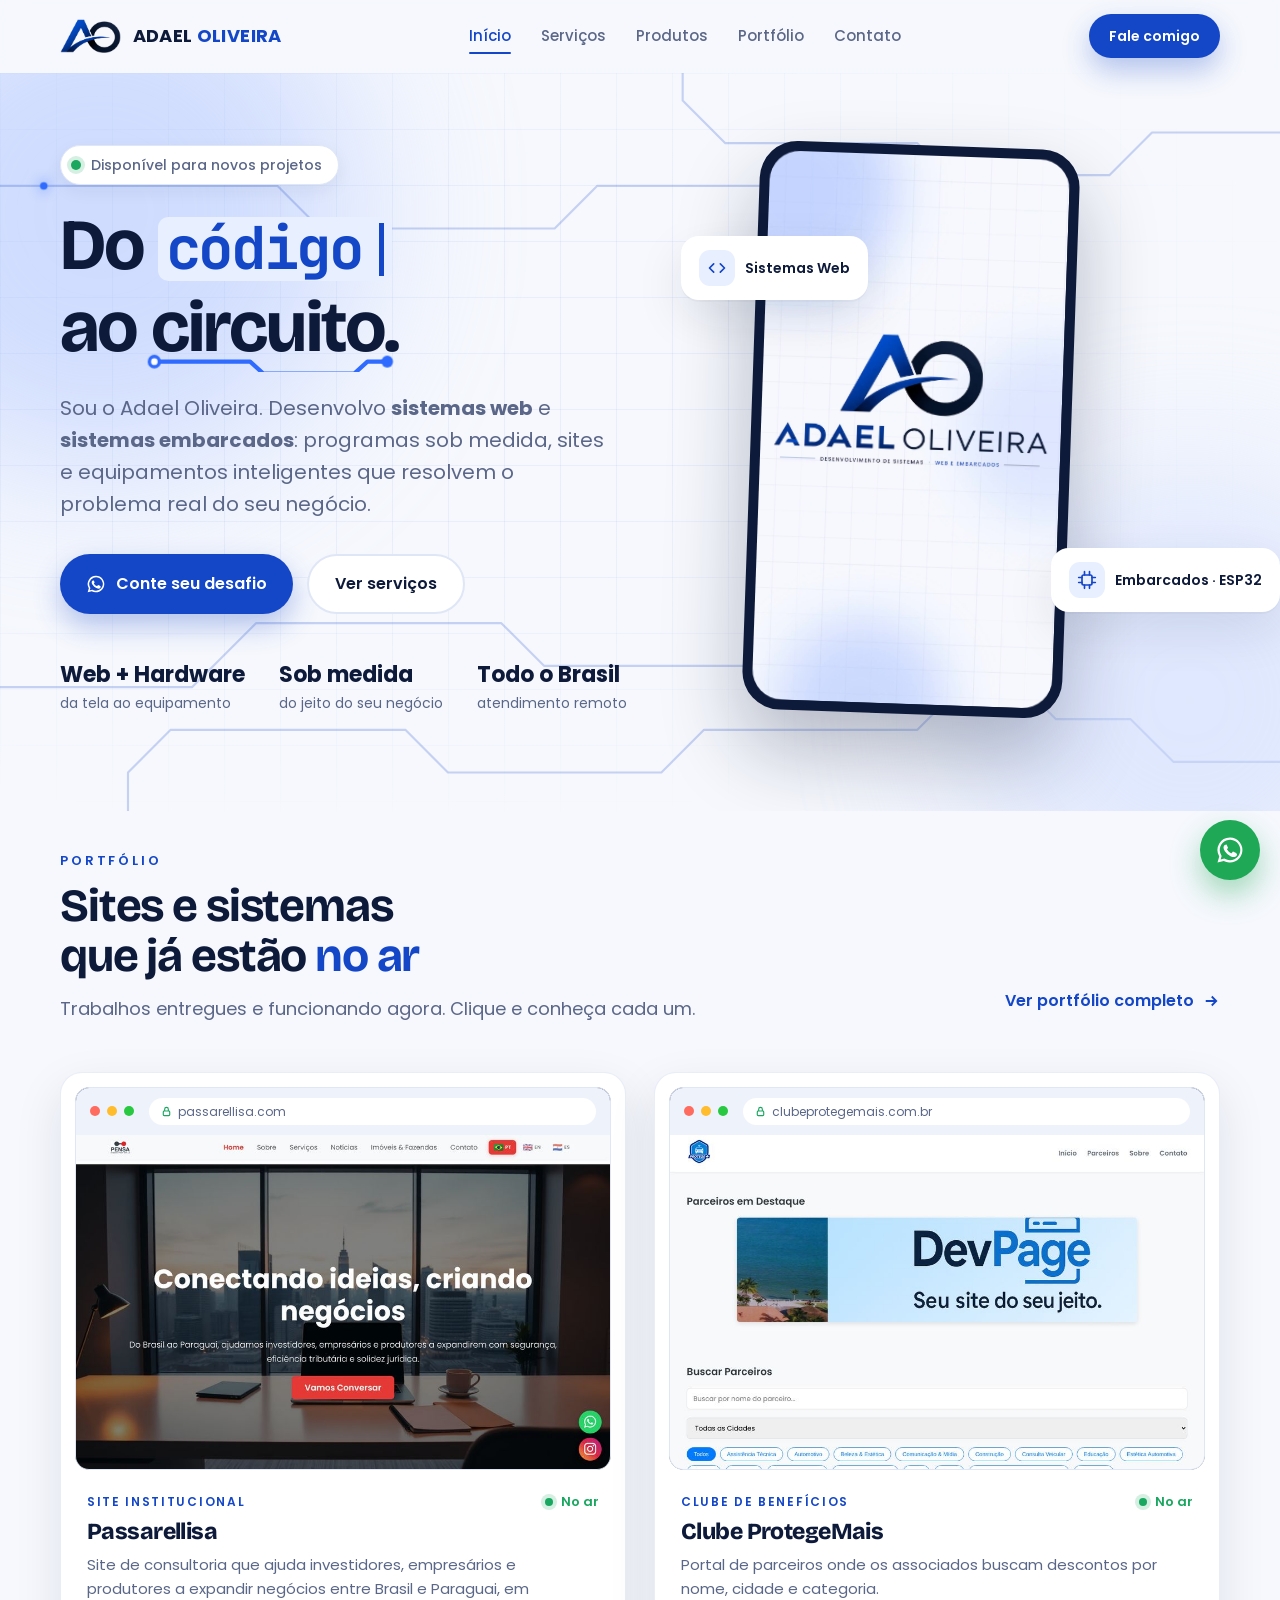
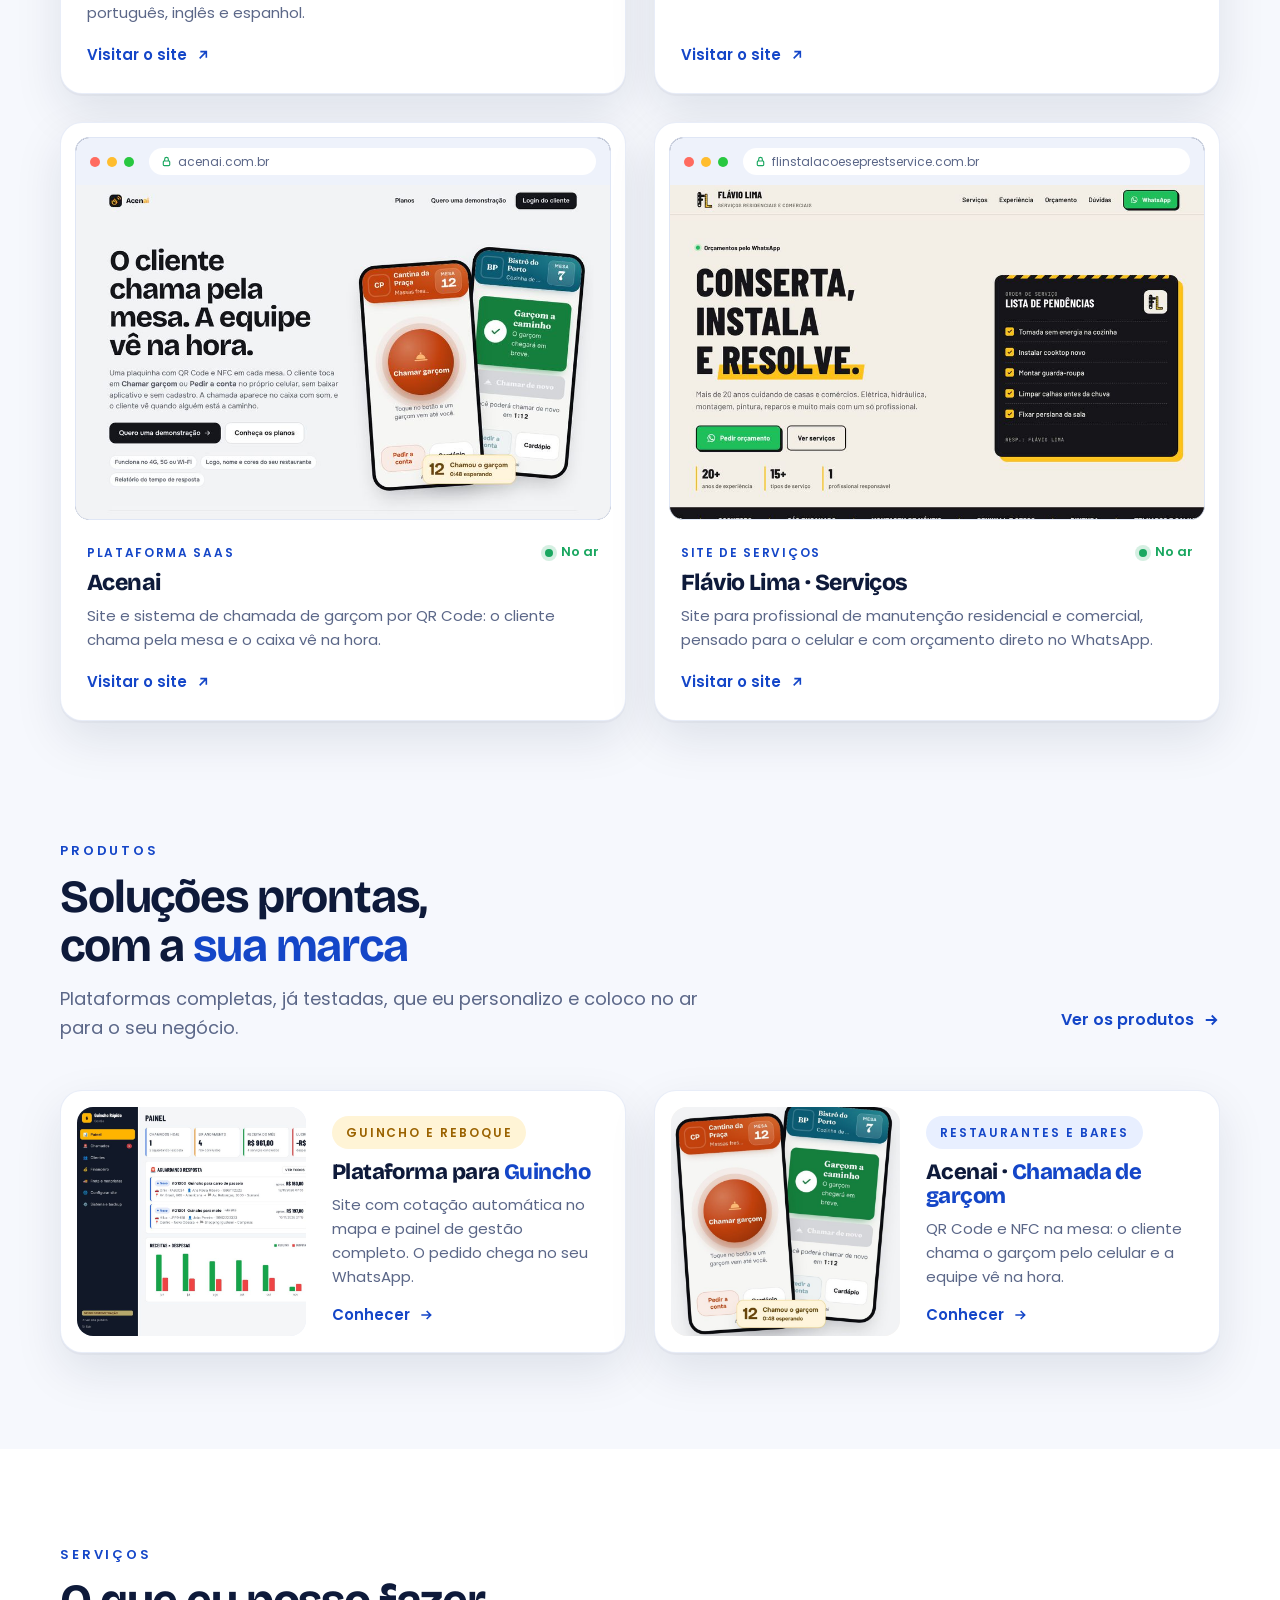
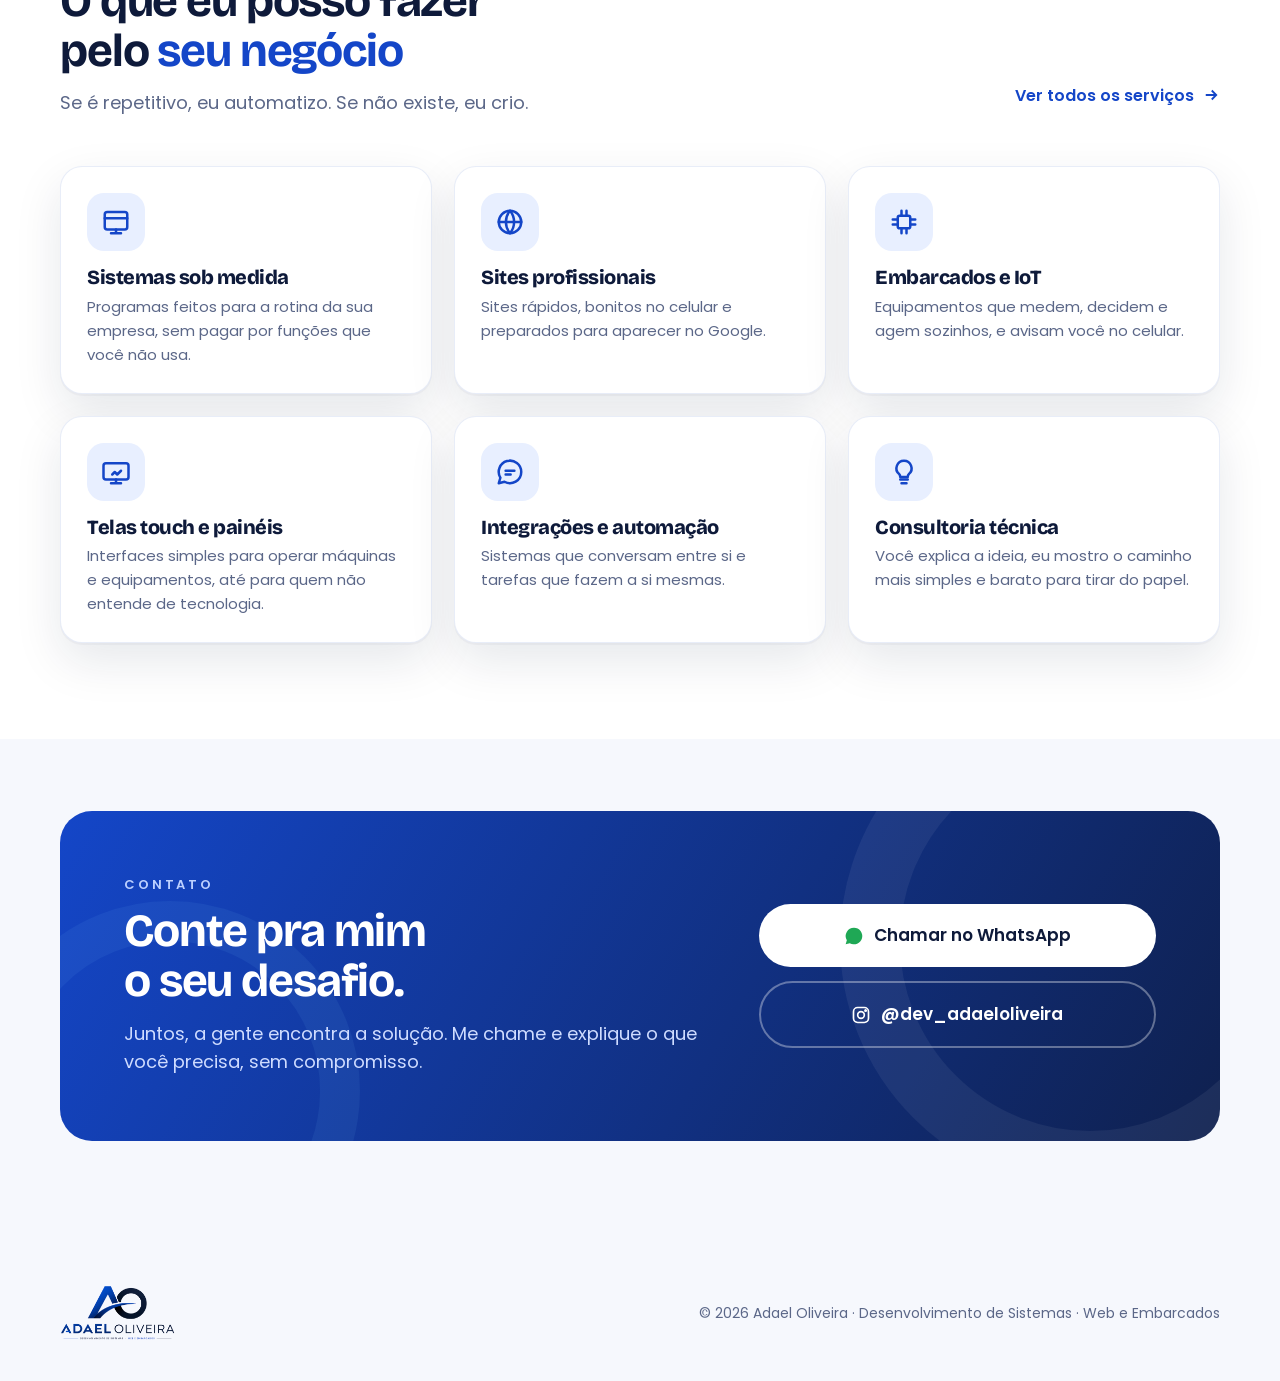
<file: index.html>
<!doctype html>
<html lang="pt-BR">
<head>
<meta charset="utf-8">
<meta name="viewport" content="width=device-width, initial-scale=1">
<title>Adael Oliveira · Desenvolvimento de Sistemas Web e Embarcados</title>
<meta name="description" content="Sistemas sob medida, sites profissionais, automação, telas touch e soluções com ESP32. Veja sites no ar, produtos prontos e fale comigo pelo WhatsApp.">
<meta name="theme-color" content="#0e1a3a">
<link rel="canonical" href="https://devadaeloliveira.com.br/">
<meta property="og:type" content="website">
<meta property="og:locale" content="pt_BR">
<meta property="og:title" content="Adael Oliveira · Desenvolvimento de Sistemas Web e Embarcados">
<meta property="og:description" content="Sistemas sob medida, sites profissionais, automação, telas touch e soluções com ESP32. Veja sites no ar, produtos prontos e fale comigo pelo WhatsApp.">
<meta property="og:url" content="https://devadaeloliveira.com.br/">
<meta property="og:image" content="https://devadaeloliveira.com.br/assets/og.jpg">
<meta name="twitter:card" content="summary_large_image">
<link rel="icon" type="image/png" sizes="32x32" href="assets/favicon-32.png">
<link rel="apple-touch-icon" href="assets/apple-touch-icon.png">
<link rel="preconnect" href="https://fonts.googleapis.com">
<link rel="preconnect" href="https://fonts.gstatic.com" crossorigin>
<link href="https://fonts.googleapis.com/css2?family=Bricolage+Grotesque:opsz,wght@12..96,500;12..96,700;12..96,800&family=JetBrains+Mono:wght@500;700&family=Poppins:wght@400;500;600;700&display=swap" rel="stylesheet">
<script type="application/ld+json">
{"@context":"https://schema.org","@type":"ProfessionalService","name":"Adael Oliveira · Desenvolvimento de Sistemas","url":"https://devadaeloliveira.com.br/","image":"https://devadaeloliveira.com.br/assets/og.jpg","logo":"https://devadaeloliveira.com.br/assets/icon-512.png","description":"Desenvolvimento de sistemas web e embarcados: sistemas sob medida, sites, automação e IoT.","areaServed":"BR","founder":{"@type":"Person","name":"Adael Oliveira","jobTitle":"Desenvolvedor de Sistemas Web e Embarcados"}}
</script>
<link rel="stylesheet" href="assets/style.css">
</head>
<body>
<div id="prog" aria-hidden="true"></div>

<header id="top">
 <div class="wrap nav">
  <a href="index.html" class="brand" aria-label="Adael Oliveira, início"><img src="assets/logo_mark.png" alt="" width="64" height="36"><span>ADAEL <b>OLIVEIRA</b></span></a>
  <nav class="menu" id="menu">
   <a href="index.html">Início</a><a href="servicos.html">Serviços</a><a href="produtos.html">Produtos</a><a href="portfolio.html">Portfólio</a><a href="contato.html">Contato</a>
  </nav>
  <a class="btn btn-primary js-wa" href="contato.html">Fale comigo</a>
  <button class="burger" id="burger" aria-label="Abrir menu" aria-expanded="false"><span></span><span></span><span></span></button>
 </div>
</header>

<main>
<section class="hero">
 <div class="blob" style="width:520px;height:520px;background:#a9c1ff;left:-160px;top:-120px"></div>
 <svg class="circuit" viewBox="0 0 1200 760" preserveAspectRatio="xMidYMid slice" aria-hidden="true">
  <g id="trs">
   <path id="t1" class="tr" d="M-20 140 H260 L300 180 H520 L560 140 H760 L800 180 H900"/>
   <path id="t2" class="tr" d="M-20 610 H180 L240 550 H470 L510 590 H700 L760 530 H880"/>
   <path id="t3" class="tr" d="M120 760 V690 L160 650 H380 L420 690 H620 L660 650 H860 L900 610"/>
   <path id="t4" class="tr" d="M1220 90 H1080 L1040 130 H960 L930 160"/>
   <path id="t5" class="tr" d="M1220 680 H1100 L1060 640 H990 L960 610"/>
   <path id="t6" class="tr" d="M640 -20 V60 L680 100 H860 L900 140"/>
  </g>
  <g class="pads">
   <circle class="pad" cx="900" cy="180" r="6" style="animation-delay:1.6s"/><circle class="pad" cx="880" cy="530" r="6" style="animation-delay:1.7s"/>
   <circle class="pad" cx="900" cy="610" r="6" style="animation-delay:1.8s"/><circle class="pad" cx="930" cy="160" r="6" style="animation-delay:1.6s"/>
   <circle class="pad" cx="960" cy="610" r="6" style="animation-delay:1.7s"/><circle class="pad" cx="900" cy="140" r="6" style="animation-delay:1.5s"/>
  </g>
  <g class="pulses"></g>
 </svg>
 <div class="blob" style="width:460px;height:460px;background:#c9d8ff;right:-140px;bottom:-120px"></div>
 <div class="wrap hero-grid">
  <div>
   <span class="badge"><i></i>Disponível para novos projetos</span>
   <h1><span class="ln"><span>Do <span class="code-w"><span class="ty">código</span><i class="caret"></i></span></span></span><span class="ln"><span>ao <span class="circ">circuito.<svg viewBox="0 0 300 30" preserveAspectRatio="none" aria-hidden="true"><path d="M4 10 H120 L136 24 H246 L262 10 H286"/><circle cx="286" cy="10" r="7" class="glow"/><circle cx="4" cy="10" r="6"/></svg></span></span></span></h1>
   <p class="lead">Sou o Adael Oliveira. Desenvolvo <b>sistemas web</b> e <b>sistemas embarcados</b>: programas sob medida, sites e equipamentos inteligentes que resolvem o problema real do seu negócio.</p>
   <div class="cta-row">
    <a class="btn btn-primary js-wa" href="contato.html"><svg viewBox="0 0 24 24" fill="currentColor"><path d="M12 2a10 10 0 0 0-8.6 15.1L2 22l5-1.3A10 10 0 1 0 12 2zm0 18.2a8.2 8.2 0 0 1-4.2-1.2l-.3-.2-3 .8.8-2.9-.2-.3A8.2 8.2 0 1 1 12 20.2zm4.5-6.1c-.2-.1-1.5-.7-1.7-.8s-.4-.1-.6.1-.7.8-.8 1-.3.2-.5.1a6.7 6.7 0 0 1-3.3-2.9c-.3-.4.3-.4.7-1.3.1-.2 0-.3 0-.4l-.8-1.8c-.2-.5-.4-.4-.6-.4h-.5a1 1 0 0 0-.7.3 3 3 0 0 0-.9 2.2 5.2 5.2 0 0 0 1.1 2.7 11.8 11.8 0 0 0 4.5 4c1.7.7 2.4.8 3.2.7a2.8 2.8 0 0 0 1.8-1.3 2.3 2.3 0 0 0 .2-1.3c-.1-.1-.3-.2-.5-.3z"/></svg>Conte seu desafio</a>
    <a class="btn btn-ghost" href="servicos.html">Ver serviços</a>
   </div>
   <div class="stats">
    <div><b>Web + Hardware</b>da tela ao equipamento</div>
    <div><b>Sob medida</b>do jeito do seu negócio</div>
    <div><b>Todo o Brasil</b>atendimento remoto</div>
   </div>
  </div>
  <div class="stage">
   <div class="phone" data-tilt>
    <video id="vid" src="assets/video.mp4" poster="assets/poster.jpg" autoplay muted loop playsinline preload="metadata" aria-label="Vídeo de apresentação dos serviços"></video>
   </div>
   <div class="float f1"><span class="ic"><svg viewBox="0 0 24 24"><path d="m8 7-5 5 5 5M16 7l5 5-5 5"/></svg></span>Sistemas Web</div>
   <div class="float f2"><span class="ic"><svg viewBox="0 0 24 24"><rect x="6" y="6" width="12" height="12" rx="2"/><path d="M9 2v4M15 2v4M9 18v4M15 18v4M2 9h4M2 15h4M18 9h4M18 15h4"/></svg></span>Embarcados · ESP32</div>
  </div>
 </div>
</section>

<section id="sites" style="padding-top:40px">
 <div class="wrap">
  <div class="sec-head">
   <div class="reveal">
    <div class="kicker">Portfólio</div>
    <h2>Sites e sistemas<br>que já estão <span class="blue">no ar</span></h2>
    <p class="sub">Trabalhos entregues e funcionando agora. Clique e conheça cada um.</p>
   </div>
   <a class="more-link reveal" href="portfolio.html">Ver portfólio completo <svg viewBox="0 0 24 24"><path d="M5 12h14M13 6l6 6-6 6"/></svg></a>
  </div>
  <div class="sites">
   <a class="card site reveal" href="https://www.passarellisa.com/" target="_blank" rel="noopener">
    <div class="browser"><div class="bar"><i></i><i></i><i></i><span class="url"><svg viewBox="0 0 24 24"><rect x="5" y="11" width="14" height="10" rx="2"/><path d="M8 11V7a4 4 0 0 1 8 0v4"/></svg>passarellisa.com</span></div><div class="shot"><img src="assets/sites/passarellisa.jpg" alt="Página inicial do site Passarellisa" loading="lazy" width="960" height="600"></div></div>
    <div class="info"><div style="display:flex;align-items:center;gap:12px"><span class="stype">Site institucional</span><span class="live">No ar</span></div><h3>Passarellisa</h3><p>Site de consultoria que ajuda investidores, empresários e produtores a expandir negócios entre Brasil e Paraguai, em português, inglês e espanhol.</p><span class="go">Visitar o site <svg viewBox="0 0 24 24"><path d="M7 17 17 7M8 7h9v9"/></svg></span></div>
   </a>
   <a class="card site reveal" href="https://clubeprotegemais.com.br/" target="_blank" rel="noopener">
    <div class="browser"><div class="bar"><i></i><i></i><i></i><span class="url"><svg viewBox="0 0 24 24"><rect x="5" y="11" width="14" height="10" rx="2"/><path d="M8 11V7a4 4 0 0 1 8 0v4"/></svg>clubeprotegemais.com.br</span></div><div class="shot"><img src="assets/sites/protegemais.jpg" alt="Página inicial do site Clube ProtegeMais" loading="lazy" width="960" height="600"></div></div>
    <div class="info"><div style="display:flex;align-items:center;gap:12px"><span class="stype">Clube de benefícios</span><span class="live">No ar</span></div><h3>Clube ProtegeMais</h3><p>Portal de parceiros onde os associados buscam descontos por nome, cidade e categoria.</p><span class="go">Visitar o site <svg viewBox="0 0 24 24"><path d="M7 17 17 7M8 7h9v9"/></svg></span></div>
   </a>
   <a class="card site reveal" href="https://acenai.com.br/" target="_blank" rel="noopener">
    <div class="browser"><div class="bar"><i></i><i></i><i></i><span class="url"><svg viewBox="0 0 24 24"><rect x="5" y="11" width="14" height="10" rx="2"/><path d="M8 11V7a4 4 0 0 1 8 0v4"/></svg>acenai.com.br</span></div><div class="shot"><img src="assets/sites/acenai.jpg" alt="Página inicial do site Acenai" loading="lazy" width="960" height="600"></div></div>
    <div class="info"><div style="display:flex;align-items:center;gap:12px"><span class="stype">Plataforma SaaS</span><span class="live">No ar</span></div><h3>Acenai</h3><p>Site e sistema de chamada de garçom por QR Code: o cliente chama pela mesa e o caixa vê na hora.</p><span class="go">Visitar o site <svg viewBox="0 0 24 24"><path d="M7 17 17 7M8 7h9v9"/></svg></span></div>
   </a>
   <a class="card site reveal" href="https://flinstalacoeseprestservice.com.br/" target="_blank" rel="noopener">
    <div class="browser"><div class="bar"><i></i><i></i><i></i><span class="url"><svg viewBox="0 0 24 24"><rect x="5" y="11" width="14" height="10" rx="2"/><path d="M8 11V7a4 4 0 0 1 8 0v4"/></svg>flinstalacoeseprestservice.com.br</span></div><div class="shot"><img src="assets/sites/flavio-lima.jpg" alt="Página inicial do site Flávio Lima · Serviços" loading="lazy" width="960" height="600"></div></div>
    <div class="info"><div style="display:flex;align-items:center;gap:12px"><span class="stype">Site de serviços</span><span class="live">No ar</span></div><h3>Flávio Lima · Serviços</h3><p>Site para profissional de manutenção residencial e comercial, pensado para o celular e com orçamento direto no WhatsApp.</p><span class="go">Visitar o site <svg viewBox="0 0 24 24"><path d="M7 17 17 7M8 7h9v9"/></svg></span></div>
   </a>
  </div>
 </div>
</section>

<section id="produtos" style="padding-top:24px">
 <div class="wrap">
  <div class="sec-head">
   <div class="reveal">
    <div class="kicker">Produtos</div>
    <h2>Soluções prontas,<br>com a <span class="blue">sua marca</span></h2>
    <p class="sub">Plataformas completas, já testadas, que eu personalizo e coloco no ar para o seu negócio.</p>
   </div>
   <a class="more-link reveal" href="produtos.html">Ver os produtos <svg viewBox="0 0 24 24"><path d="M5 12h14M13 6l6 6-6 6"/></svg></a>
  </div>
  <div class="teasers">
   <a class="card teaser reveal" href="produtos.html#guincho">
    <div class="tim"><img src="assets/guincho-painel.jpg" alt="Painel de gestão da plataforma para guincho" loading="lazy" width="1280" height="800"></div>
    <div><span class="prod-tag amber">Guincho e reboque</span><h3>Plataforma para <span class="blue">Guincho</span></h3><p>Site com cotação automática no mapa e painel de gestão completo. O pedido chega no seu WhatsApp.</p><span class="go">Conhecer <svg viewBox="0 0 24 24"><path d="M5 12h14M13 6l6 6-6 6"/></svg></span></div>
   </a>
   <a class="card teaser reveal" href="produtos.html#acenai">
    <div class="tim" style="background:#fff7ec"><img src="assets/acenai.jpg" alt="Acenai: tela do cliente chamando o garçom pela mesa" loading="lazy" width="774" height="792" style="object-position:top center"></div>
    <div><span class="prod-tag">Restaurantes e bares</span><h3>Acenai · <span class="blue">Chamada de garçom</span></h3><p>QR Code e NFC na mesa: o cliente chama o garçom pelo celular e a equipe vê na hora.</p><span class="go">Conhecer <svg viewBox="0 0 24 24"><path d="M5 12h14M13 6l6 6-6 6"/></svg></span></div>
   </a>
  </div>
 </div>
</section>

<section id="servicos" style="background:#fff">
 <div class="wrap">
  <div class="sec-head">
   <div class="reveal">
    <div class="kicker">Serviços</div>
    <h2>O que eu posso fazer<br>pelo <span class="blue">seu negócio</span></h2>
    <p class="sub">Se é repetitivo, eu automatizo. Se não existe, eu crio.</p>
   </div>
   <a class="more-link reveal" href="servicos.html">Ver todos os serviços <svg viewBox="0 0 24 24"><path d="M5 12h14M13 6l6 6-6 6"/></svg></a>
  </div>
  <div class="grid3 mini">
   <div class="card svc reveal"><div class="ico"><svg viewBox="0 0 24 24"><rect x="3" y="4" width="18" height="14" rx="2"/><path d="M3 9h18M8 21h8M12 18v3"/></svg></div><h3>Sistemas sob medida</h3><p>Programas feitos para a rotina da sua empresa, sem pagar por funções que você não usa.</p><ul><li>Ordem de serviço</li><li>Estoque e vendas</li><li>Chamada de clientes e senhas</li><li>Cobrança e controle financeiro</li></ul></div>
   <div class="card svc reveal"><div class="ico"><svg viewBox="0 0 24 24"><circle cx="12" cy="12" r="9"/><path d="M3 12h18M12 3a14 14 0 0 1 0 18M12 3a14 14 0 0 0 0 18"/></svg></div><h3>Sites profissionais</h3><p>Sites rápidos, bonitos no celular e preparados para aparecer no Google.</p><ul><li>Site institucional</li><li>Cardápio e catálogo online</li><li>Páginas de venda</li><li>Otimização para Google</li></ul></div>
   <div class="card svc reveal"><div class="ico"><svg viewBox="0 0 24 24"><rect x="7" y="7" width="10" height="10" rx="1.5"/><path d="M10 3v4M14 3v4M10 17v4M14 17v4M3 10h4M3 14h4M17 10h4M17 14h4"/></svg></div><h3>Embarcados e IoT</h3><p>Equipamentos que medem, decidem e agem sozinhos, e avisam você no celular.</p><ul><li>Sensores e atuadores</li><li>Controle de temperatura e acesso</li><li>Monitoramento remoto</li><li>Protótipos com ESP32</li></ul></div>
   <div class="card svc reveal"><div class="ico"><svg viewBox="0 0 24 24"><rect x="2" y="5" width="20" height="13" rx="2"/><path d="M12 18v3M8 21h8"/><path d="M9 14l2-2 2 2 3-3"/></svg></div><h3>Telas touch e painéis</h3><p>Interfaces simples para operar máquinas e equipamentos, até para quem não entende de tecnologia.</p><ul><li>Painéis com tela touch</li><li>Displays e painéis de LED</li><li>Interfaces para máquinas</li></ul></div>
   <div class="card svc reveal"><div class="ico"><svg viewBox="0 0 24 24"><path d="M21 12a9 9 0 0 1-13.4 7.8L3 21l1.3-4.4A9 9 0 1 1 21 12z"/><path d="M8.5 11h7M8.5 14h4"/></svg></div><h3>Integrações e automação</h3><p>Sistemas que conversam entre si e tarefas que fazem a si mesmas.</p><ul><li>Mensagens automáticas no WhatsApp</li><li>Cobranças por PIX e boleto</li><li>Integração com APIs</li><li>Automação de tarefas repetitivas</li></ul></div>
   <div class="card svc reveal"><div class="ico"><svg viewBox="0 0 24 24"><path d="M9 18h6M10 21h4"/><path d="M12 3a6 6 0 0 0-4 10.5c.8.8 1 1.5 1 2.5h6c0-1 .2-1.7 1-2.5A6 6 0 0 0 12 3z"/></svg></div><h3>Consultoria técnica</h3><p>Você explica a ideia, eu mostro o caminho mais simples e barato para tirar do papel.</p><ul><li>Análise do problema</li><li>Escolha de tecnologia</li><li>Projetos de música e áudio (MIDI)</li></ul></div>
  </div>
 </div>
</section>

<section id="contato" style="padding-top:72px">
 <div class="wrap">
  <div class="contact reveal">
   <div style="position:relative;z-index:1">
    <div class="kicker" style="color:#bcd0ff">Contato</div>
    <h2>Conte pra mim<br>o seu desafio.</h2>
    <p>Juntos, a gente encontra a solução. Me chame e explique o que você precisa, sem compromisso.</p>
   </div>
   <div class="links">
    <a class="btn btn-white js-wa" href="#" target="_blank" rel="noopener"><svg viewBox="0 0 24 24" fill="#1fa855"><path d="M12 2a10 10 0 0 0-8.6 15.1L2 22l5-1.3A10 10 0 1 0 12 2zm4.5 12.1c-.2-.1-1.5-.7-1.7-.8s-.4-.1-.6.1-.7.8-.8 1-.3.2-.5.1a6.7 6.7 0 0 1-3.3-2.9c-.3-.4.3-.4.7-1.3.1-.2 0-.3 0-.4l-.8-1.8c-.2-.5-.4-.4-.6-.4h-.5a1 1 0 0 0-.7.3 3 3 0 0 0-.9 2.2 5.2 5.2 0 0 0 1.1 2.7 11.8 11.8 0 0 0 4.5 4c1.7.7 2.4.8 3.2.7a2.8 2.8 0 0 0 1.8-1.3 2.3 2.3 0 0 0 .2-1.3c-.1-.1-.3-.2-.5-.3z"/></svg>Chamar no WhatsApp</a>
    <a class="btn btn-line js-ig" href="#" target="_blank" rel="noopener"><svg viewBox="0 0 24 24" fill="none" stroke="currentColor" stroke-width="2"><rect x="3" y="3" width="18" height="18" rx="5"/><circle cx="12" cy="12" r="4"/><circle cx="17.5" cy="6.5" r=".8" fill="currentColor"/></svg><span class="js-ig-text">Instagram</span></a>
   </div>
  </div>
 </div>
</section>
</main>

<footer>
 <div class="wrap foot">
  <img src="assets/logo_full.png" alt="Adael Oliveira · Desenvolvimento de Sistemas · Web e Embarcados" width="116" height="56">
  <div>© <span id="ano">2026</span> Adael Oliveira · Desenvolvimento de Sistemas · Web e Embarcados</div>
 </div>
</footer>

<a class="wa-float js-wa" href="#" target="_blank" rel="noopener" aria-label="Chamar no WhatsApp"><svg viewBox="0 0 24 24" fill="currentColor"><path d="M12 2a10 10 0 0 0-8.6 15.1L2 22l5-1.3A10 10 0 1 0 12 2zm0 18.2a8.2 8.2 0 0 1-4.2-1.2l-.3-.2-3 .8.8-2.9-.2-.3A8.2 8.2 0 1 1 12 20.2zm4.5-6.1c-.2-.1-1.5-.7-1.7-.8s-.4-.1-.6.1-.7.8-.8 1-.3.2-.5.1a6.7 6.7 0 0 1-3.3-2.9c-.3-.4.3-.4.7-1.3.1-.2 0-.3 0-.4l-.8-1.8c-.2-.5-.4-.4-.6-.4h-.5a1 1 0 0 0-.7.3 3 3 0 0 0-.9 2.2 5.2 5.2 0 0 0 1.1 2.7 11.8 11.8 0 0 0 4.5 4c1.7.7 2.4.8 3.2.7a2.8 2.8 0 0 0 1.8-1.3 2.3 2.3 0 0 0 .2-1.3c-.1-.1-.3-.2-.5-.3z"/></svg></a>

<script src="assets/main.js"></script>
</body>
</html>
</file>
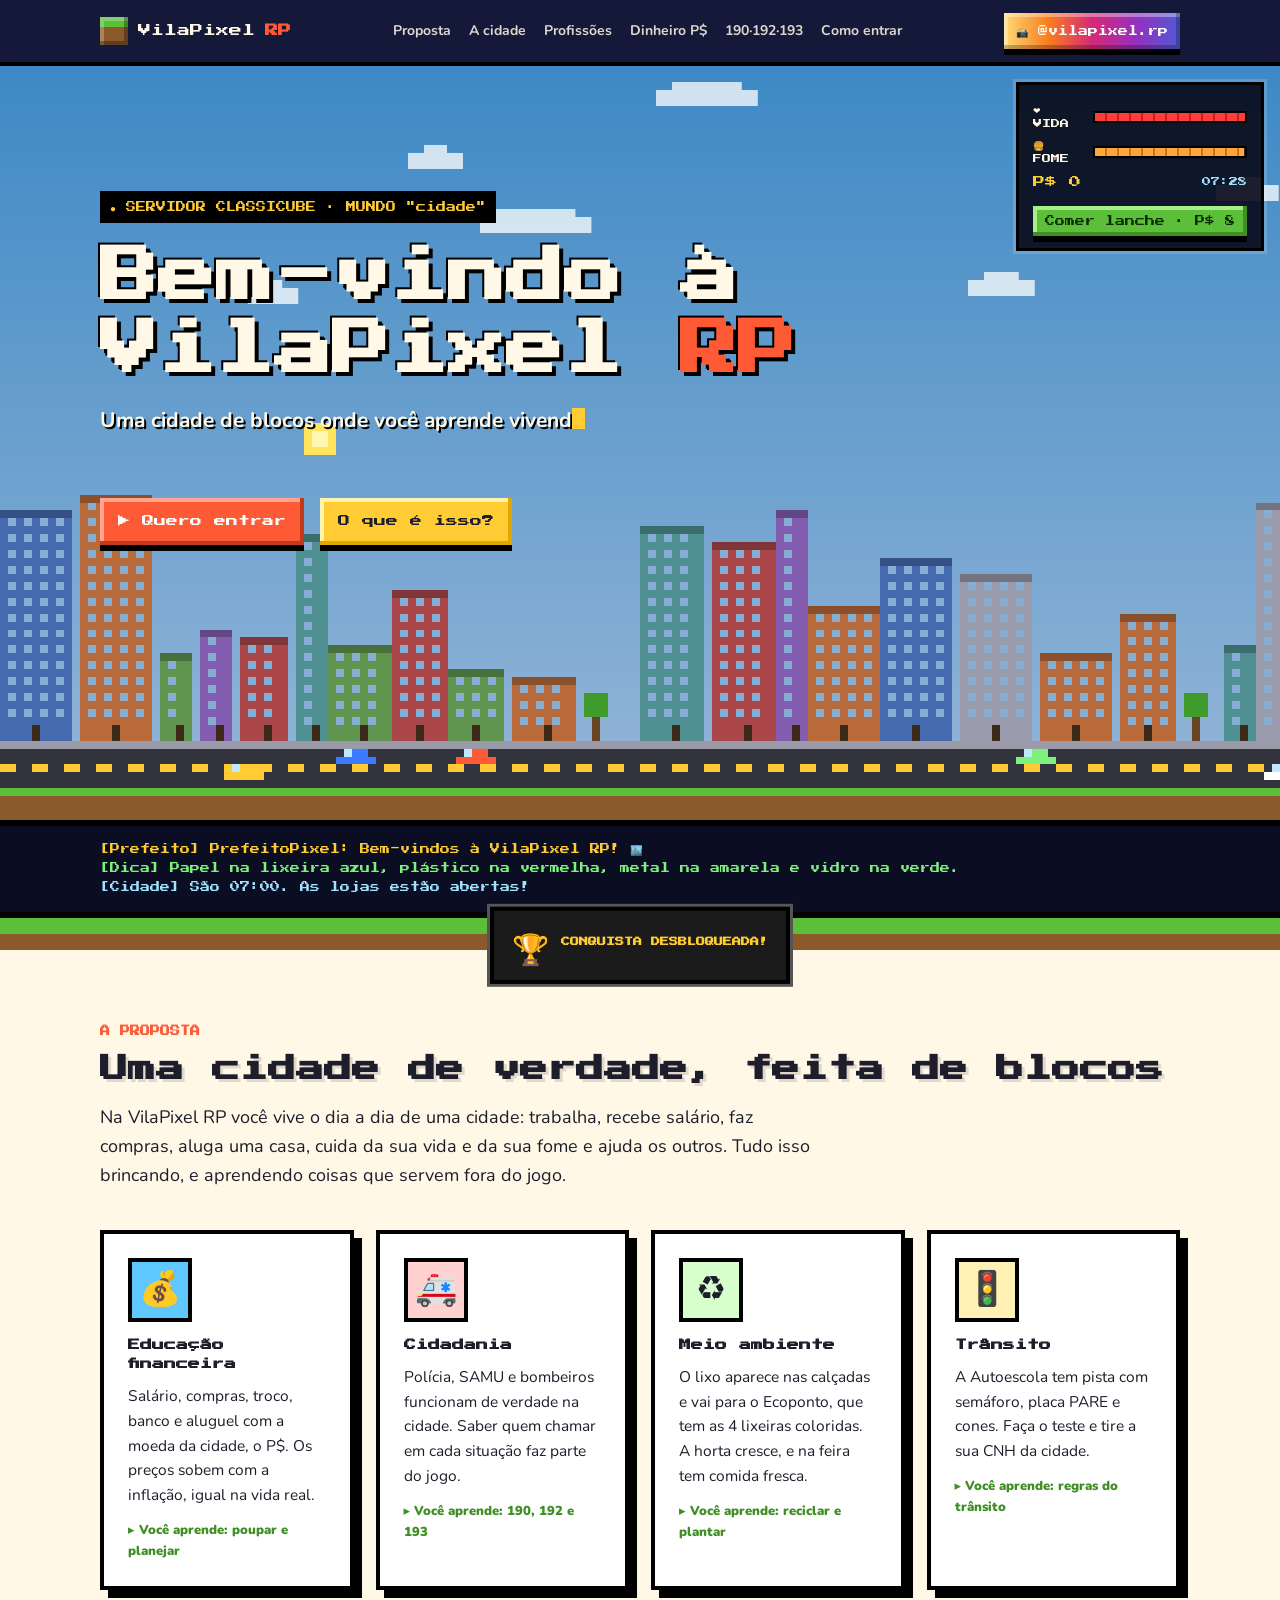
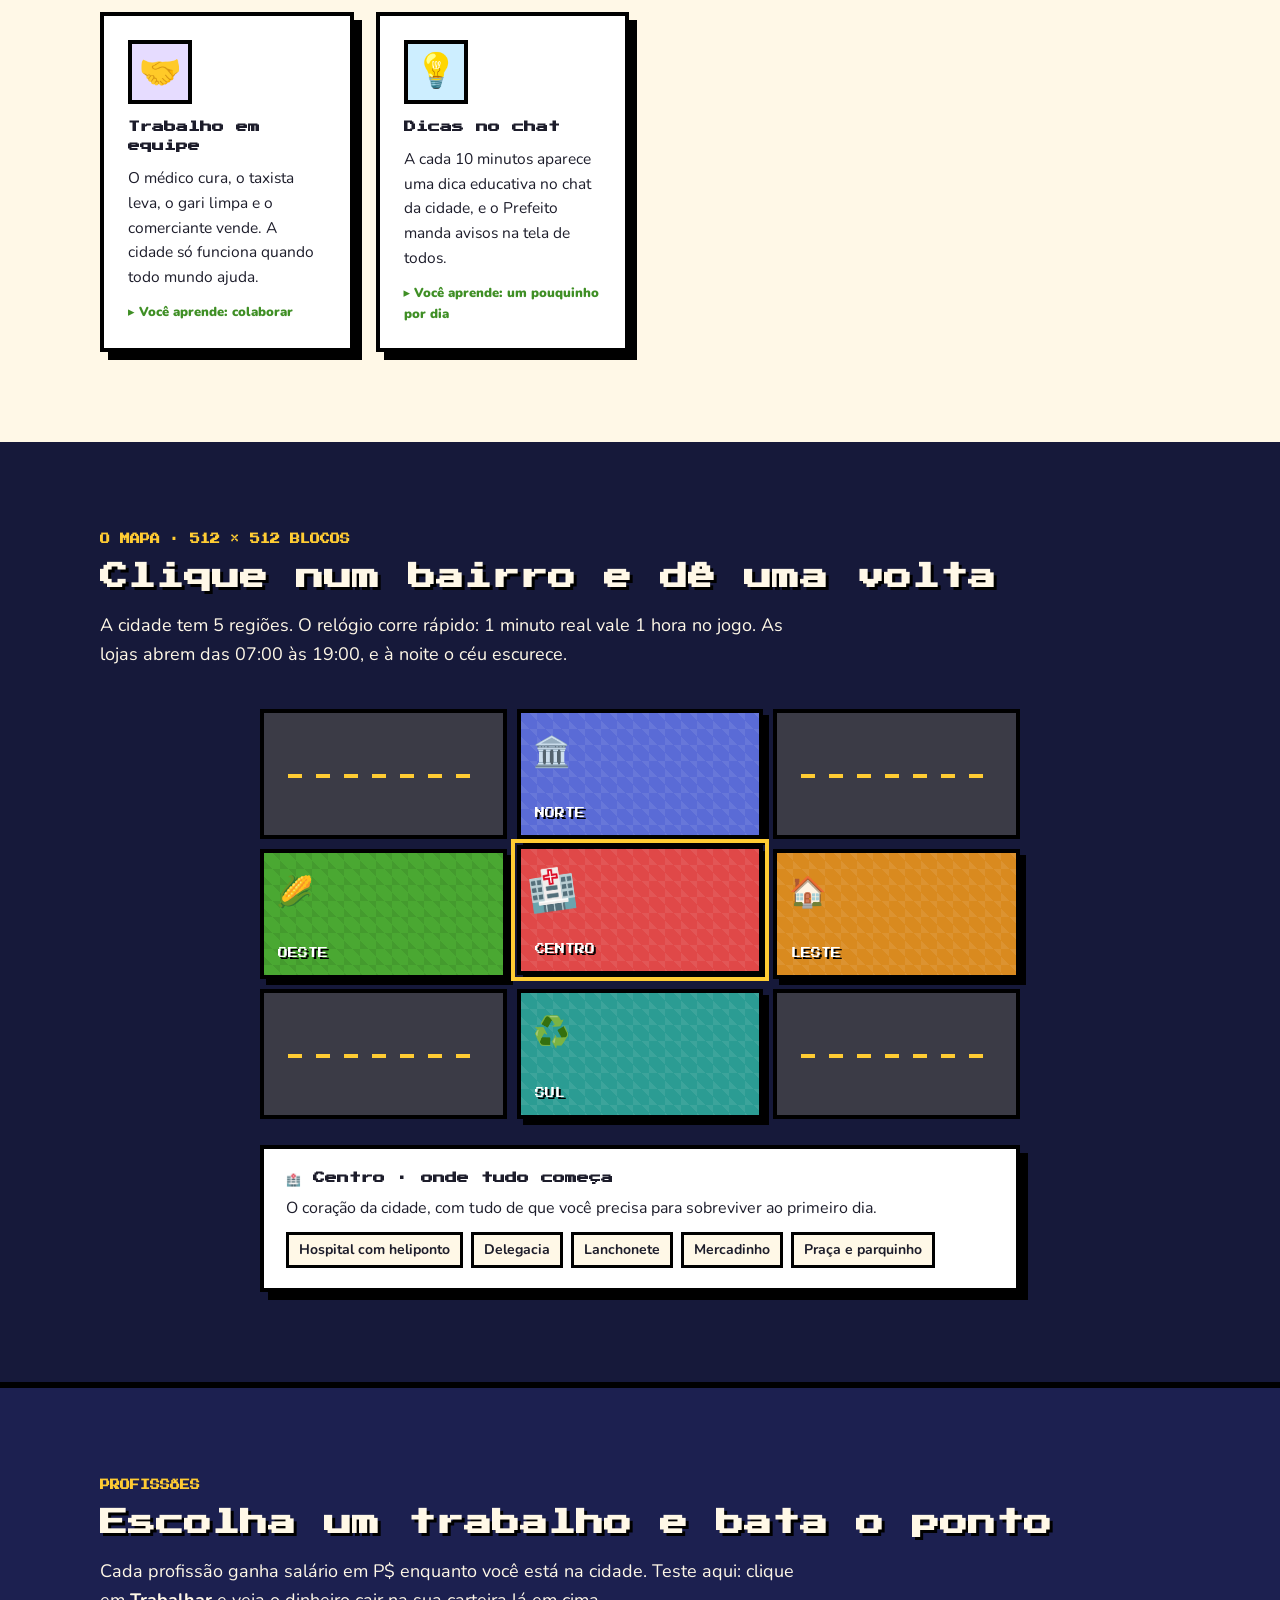
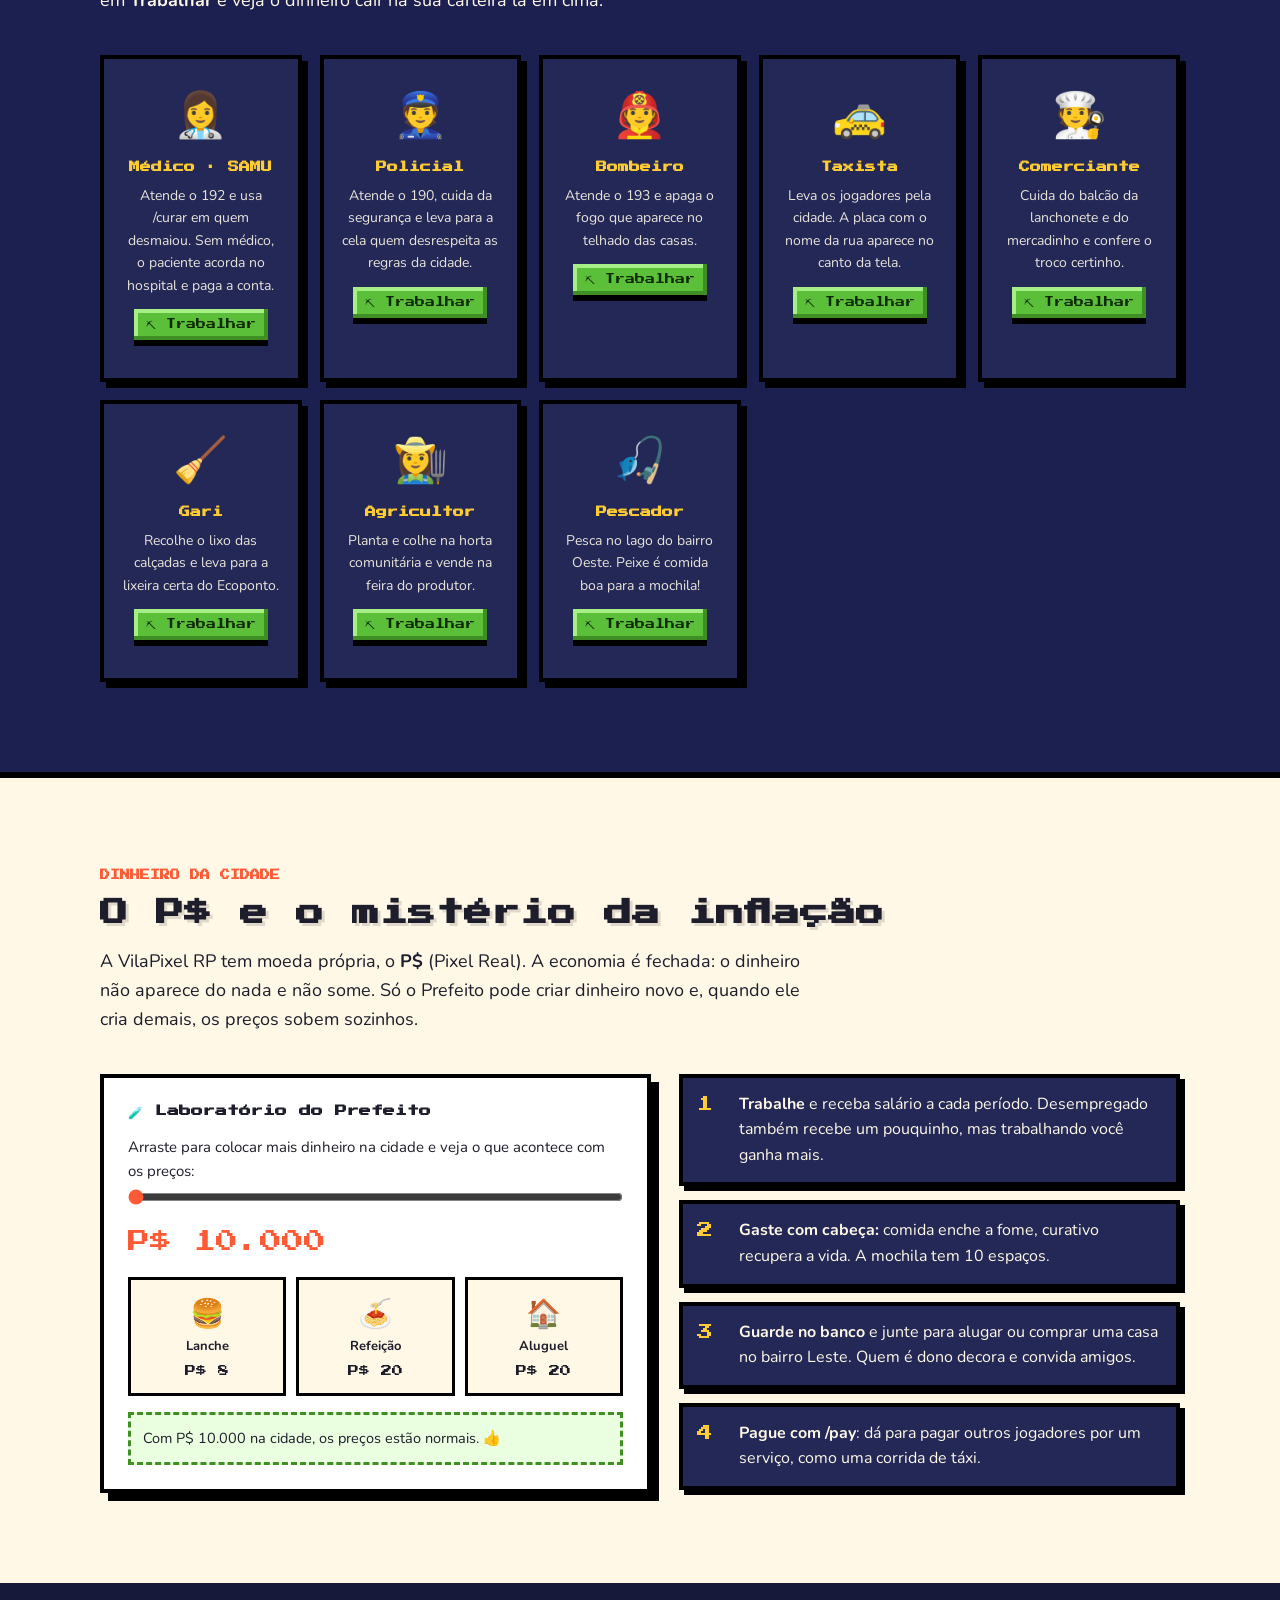
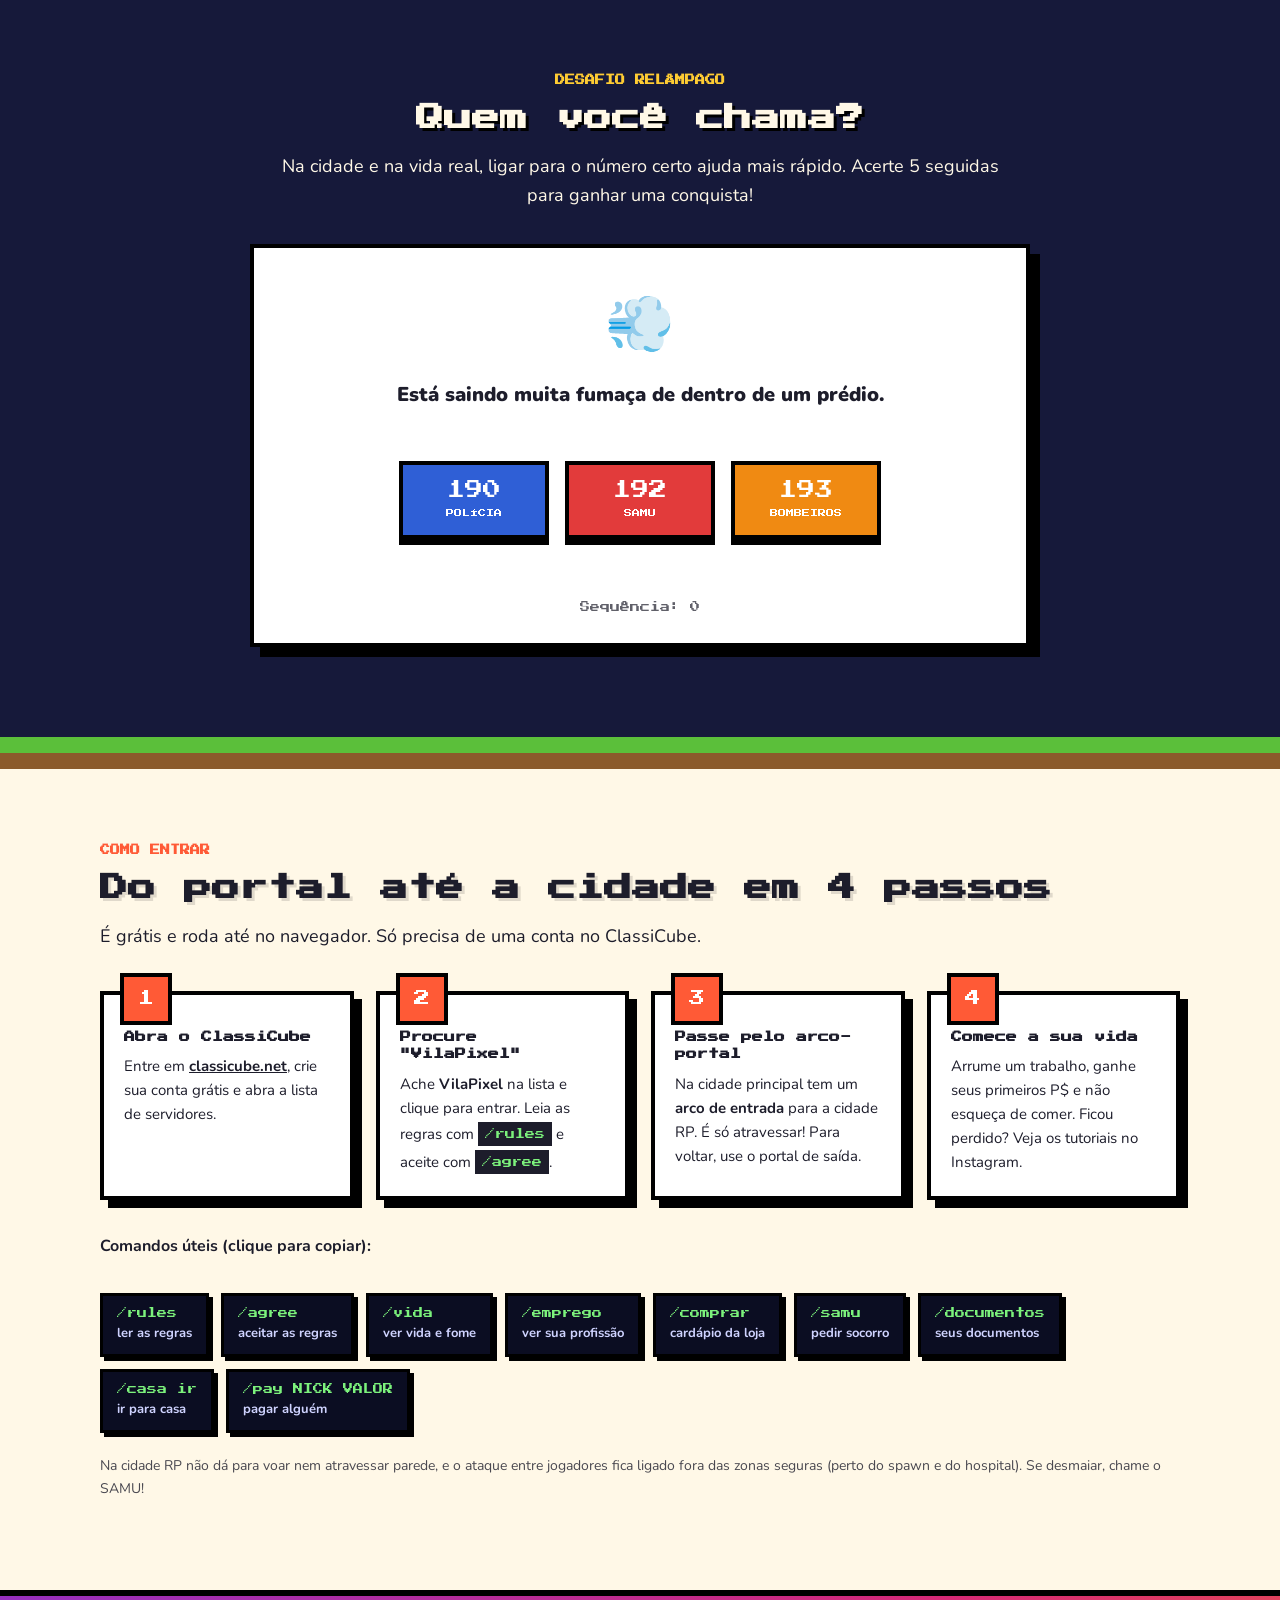
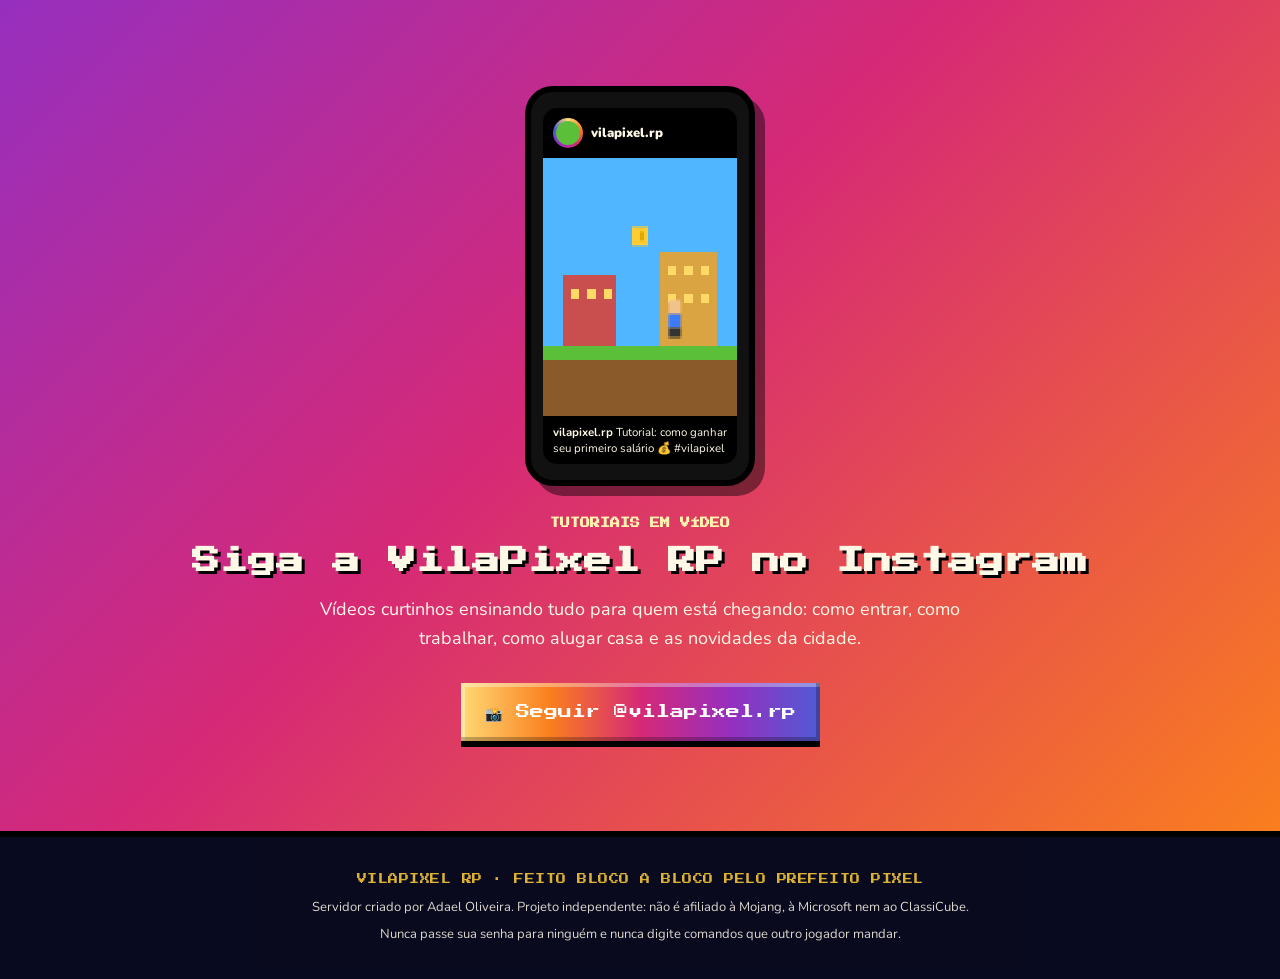
<file: vilapixel/index.html>
<!DOCTYPE html>
<html lang="pt-BR">
<head>
<meta charset="utf-8">
<meta name="viewport" content="width=device-width, initial-scale=1">
<title>VilaPixel RP · A cidade de blocos onde você aprende vivendo</title>
<meta name="description" content="VilaPixel RP: cidade roleplay educativa no ClassiCube. Trabalhe, ganhe P$, cuide da vida e da fome, aprenda sobre dinheiro, trânsito, reciclagem e cidadania.">
<meta name="robots" content="noindex, nofollow">
<meta name="theme-color" content="#16193a">
<link rel="preconnect" href="https://fonts.googleapis.com">
<link rel="preconnect" href="https://fonts.gstatic.com" crossorigin>
<link href="https://fonts.googleapis.com/css2?family=Press+Start+2P&family=Nunito:wght@400;700;900&display=swap" rel="stylesheet">
<style>
:root{
  --noite:#16193a; --noite2:#232857; --ceu:#5ec8ff; --grama:#5bbf3a; --grama2:#3f8f25;
  --terra:#8b5a2b; --ouro:#ffcc33; --ouro2:#e0a800; --rp:#ff5a36; --rosa:#ff7ac6;
  --papel:#fff8e7; --tinta:#1d1d2b; --azul:#3a7bff; --cinza:#8a8fa8;
  --pix:"Press Start 2P",monospace; --txt:"Nunito",system-ui,sans-serif;
}
*{box-sizing:border-box;margin:0;padding:0}
html{scroll-behavior:smooth}
body{font-family:var(--txt);background:var(--noite);color:var(--papel);line-height:1.6;overflow-x:hidden}
section[id]{scroll-margin-top:70px}
a{color:inherit}
img,canvas{image-rendering:pixelated}
.wrap{max-width:1120px;margin:0 auto;padding:0 20px}
.pix{font-family:var(--pix);letter-spacing:.5px}

/* ---------- botões de bloco ---------- */
.btn{display:inline-flex;align-items:center;gap:10px;font-family:var(--pix);font-size:12px;text-decoration:none;
  color:var(--tinta);background:var(--ouro);padding:14px 18px;border:0;cursor:pointer;position:relative;
  box-shadow:inset -4px -4px 0 var(--ouro2),inset 4px 4px 0 #fff3b0,0 6px 0 #000;transition:transform .08s,box-shadow .08s}
.btn:hover{filter:brightness(1.07)}
.btn:active{transform:translateY(5px);box-shadow:inset -4px -4px 0 var(--ouro2),inset 4px 4px 0 #fff3b0,0 1px 0 #000}
.btn.verde{background:var(--grama);box-shadow:inset -4px -4px 0 var(--grama2),inset 4px 4px 0 #a6ef86,0 6px 0 #000;color:#0d2a05}
.btn.rp{background:var(--rp);color:#fff;box-shadow:inset -4px -4px 0 #c23a1c,inset 4px 4px 0 #ffa58f,0 6px 0 #000}
.btn.insta{background:linear-gradient(90deg,#feda75,#fa7e1e,#d62976,#962fbf,#4f5bd5);color:#fff;
  box-shadow:inset -4px -4px 0 rgba(0,0,0,.25),inset 4px 4px 0 rgba(255,255,255,.35),0 6px 0 #000}
.btn.small{font-size:10px;padding:10px 12px}

/* ---------- topo ---------- */
header{position:sticky;top:0;z-index:50;background:rgba(22,25,58,.92);backdrop-filter:blur(6px);border-bottom:4px solid #000}
.nav{display:flex;align-items:center;justify-content:space-between;height:62px;gap:14px}
.logo{display:flex;align-items:center;gap:10px;text-decoration:none;font-family:var(--pix);font-size:13px}
.logo .cube{width:28px;height:28px;background:
  linear-gradient(var(--grama) 0 35%,var(--terra) 35%);box-shadow:inset -4px -4px 0 rgba(0,0,0,.3),inset 4px 4px 0 rgba(255,255,255,.25)}
.logo b{color:var(--rp)}
.nav ul{display:flex;list-style:none;gap:18px;font-weight:700;font-size:14px}
.nav ul a{text-decoration:none;opacity:.85}
.nav ul a:hover{opacity:1;color:var(--ouro)}
@media(max-width:860px){.nav ul{display:none}}
@media(max-width:520px){.jobs{grid-template-columns:1fr 1fr!important;gap:12px}.job{padding:12px}.job p{font-size:13px;min-height:0}.job .av{font-size:36px}.job h3{font-size:9px}
 .nav .btn.insta{font-size:8px;padding:9px 10px}.logo{font-size:11px}}

/* ---------- herói ---------- */
.hero{position:relative;height:min(92vh,760px);min-height:560px;overflow:hidden;border-bottom:6px solid #000}
#city{position:absolute;inset:0;width:100%;height:100%;display:block}
.hero-in{position:relative;z-index:2;height:100%;display:flex;flex-direction:column;justify-content:center;align-items:flex-start;padding-bottom:150px}
.tag{font-family:var(--pix);font-size:10px;background:#000;color:var(--ouro);padding:8px 10px;display:inline-block;margin-bottom:18px}
.hero h1{font-family:var(--pix);font-size:clamp(26px,5.4vw,58px);line-height:1.25;text-shadow:4px 4px 0 #000,-2px -2px 0 #000;max-width:820px}
.hero h1 .rp{color:var(--rp);display:inline-block;animation:pulo 1.6s infinite steps(2)}
@keyframes pulo{50%{transform:translateY(-6px)}}
.hero p.sub{font-size:clamp(16px,2.2vw,21px);font-weight:700;margin:18px 0 26px;max-width:600px;text-shadow:2px 2px 0 #000;min-height:3.2em}
.caret{display:inline-block;width:.6em;height:1em;background:var(--ouro);vertical-align:-2px;animation:pisca 1s steps(1) infinite}
@keyframes pisca{50%{opacity:0}}
.hero .acts{display:flex;gap:16px;flex-wrap:wrap}

/* HUD */
.hud{position:absolute;z-index:3;top:16px;right:16px;background:rgba(8,9,24,.9);border:3px solid #000;
  box-shadow:0 0 0 3px rgba(255,255,255,.15);padding:12px 14px;font-family:var(--pix);font-size:9px;min-width:230px}
.hud .row{display:flex;align-items:center;gap:8px;margin:6px 0}
.hud .lbl{width:52px}
.bar{flex:1;height:12px;background:#333;border:2px solid #000;position:relative}
.bar i{position:absolute;inset:0;width:100%;transition:width .4s}
.bar.v i{background:repeating-linear-gradient(90deg,#ff3d3d 0 10px,#c81f1f 10px 12px)}
.bar.f i{background:repeating-linear-gradient(90deg,#ffa53d 0 10px,#c97316 10px 12px)}
.hud .money{color:var(--ouro);font-size:12px}
.hud .clock{color:#9fe3ff}
.hud .eat{margin-top:8px;width:100%;justify-content:center}
@media(max-width:640px){.hud{top:auto;bottom:12px;right:12px;left:12px;min-width:0}.hero-in{padding-bottom:210px}}

/* chat do jogo */
.chat{background:#0b0d22;border-bottom:6px solid #000;font-family:var(--pix);font-size:10px;line-height:1.9}
.chat .wrap{padding-top:14px;padding-bottom:14px;height:86px;overflow:hidden;position:relative}
.chat .ln{opacity:0;transform:translateY(8px);animation:entra .35s forwards}
@keyframes entra{to{opacity:1;transform:none}}
.c-pref{color:var(--ouro)}.c-dica{color:#7cf27c}.c-sis{color:#9fe3ff}.c-rp{color:var(--rosa)}

/* seções */
section.blk{padding:90px 0;position:relative}
.sec-t{font-family:var(--pix);font-size:clamp(18px,3vw,28px);line-height:1.4;margin-bottom:14px;text-shadow:3px 3px 0 #000}
.sec-t small{display:block;font-size:10px;color:var(--ouro);margin-bottom:12px;text-shadow:none}
.lead{font-size:18px;max-width:720px;opacity:.92;margin-bottom:40px}
.claro{background:var(--papel);color:var(--tinta)}
.claro .sec-t{text-shadow:3px 3px 0 rgba(0,0,0,.12)}
.claro .sec-t small{color:var(--rp)}
.grama-top{border-top:16px solid var(--grama);box-shadow:inset 0 16px 0 var(--terra)}
.reveal{opacity:0;transform:translateY(30px);transition:.6s cubic-bezier(.2,.8,.2,1)}
.reveal.on{opacity:1;transform:none}

/* proposta */
.grid{display:grid;gap:22px}
.g3{grid-template-columns:repeat(auto-fit,minmax(240px,1fr))}
.card{background:#fff;color:var(--tinta);border:4px solid #000;box-shadow:8px 8px 0 #000;padding:24px;position:relative;transition:transform .15s,box-shadow .15s}
.card:hover{transform:translate(-3px,-3px) rotate(-.6deg);box-shadow:11px 11px 0 #000}
.card .ic{font-size:34px;width:64px;height:64px;display:grid;place-items:center;border:4px solid #000;margin-bottom:14px;background:var(--ceu)}
.card h3{font-family:var(--pix);font-size:12px;line-height:1.6;margin-bottom:10px}
.card p{font-size:15.5px}
.card .aprende{margin-top:12px;font-size:13px;font-weight:900;color:var(--grama2)}

/* mapa */
.mapa{display:grid;grid-template-columns:repeat(3,1fr);grid-template-rows:repeat(3,minmax(130px,auto));gap:10px;max-width:760px;margin:0 auto 26px}
.bairro{border:4px solid #000;box-shadow:6px 6px 0 #000;cursor:pointer;padding:14px;display:flex;flex-direction:column;justify-content:flex-end;
  font-family:var(--pix);font-size:10px;line-height:1.6;color:#fff;text-shadow:2px 2px 0 #000;position:relative;overflow:hidden;transition:transform .15s;background-size:16px 16px}
.bairro .em{font-size:30px;position:absolute;top:10px;left:12px;text-shadow:none;transition:transform .3s}
.bairro:hover .em,.bairro.sel .em{transform:scale(1.3) rotate(-8deg)}
.bairro:hover,.bairro.sel{transform:translateY(-4px)}
.bairro.sel{outline:4px solid var(--ouro);outline-offset:2px}
.b-n{grid-area:1/2;background-color:#5a6bd6;background-image:linear-gradient(45deg,rgba(255,255,255,.08) 25%,transparent 25%,transparent 75%,rgba(255,255,255,.08) 75%)}
.b-o{grid-area:2/1;background-color:#4aa832;background-image:linear-gradient(45deg,rgba(0,0,0,.08) 25%,transparent 25%,transparent 75%,rgba(0,0,0,.08) 75%)}
.b-c{grid-area:2/2;background-color:#e04848;background-image:linear-gradient(45deg,rgba(255,255,255,.08) 25%,transparent 25%,transparent 75%,rgba(255,255,255,.08) 75%)}
.b-l{grid-area:2/3;background-color:#d98a1f;background-image:linear-gradient(45deg,rgba(255,255,255,.08) 25%,transparent 25%,transparent 75%,rgba(255,255,255,.08) 75%)}
.b-s{grid-area:3/2;background-color:#2b9c93;background-image:linear-gradient(45deg,rgba(255,255,255,.08) 25%,transparent 25%,transparent 75%,rgba(255,255,255,.08) 75%)}
.rua-h,.rua-v{background:#3b3b46;border:4px solid #000;position:relative}
.rua-h::after,.rua-v::after{content:"";position:absolute;background:repeating-linear-gradient(90deg,var(--ouro) 0 14px,transparent 14px 28px);height:4px;left:10%;right:10%;top:50%}
.info-bairro{max-width:760px;margin:0 auto;background:#fff;color:var(--tinta);border:4px solid #000;box-shadow:8px 8px 0 #000;padding:20px 22px;min-height:120px}
.info-bairro h4{font-family:var(--pix);font-size:12px;margin-bottom:8px}
.info-bairro ul{list-style:none;display:flex;flex-wrap:wrap;gap:8px;margin-top:10px}
.info-bairro li{background:var(--papel);border:3px solid #000;padding:4px 10px;font-weight:700;font-size:14px}

/* profissões */
.jobs{display:grid;grid-template-columns:repeat(auto-fit,minmax(200px,1fr));gap:18px}
.job{background:var(--noite2);border:4px solid #000;box-shadow:6px 6px 0 #000;padding:18px;text-align:center;position:relative}
.job .av{font-size:44px;display:block;margin:4px auto 8px;transition:transform .2s}
.job:hover .av{animation:balanca .5s steps(2) infinite}
@keyframes balanca{50%{transform:rotate(10deg) translateY(-4px)}}
.job h3{font-family:var(--pix);font-size:11px;margin-bottom:8px;color:var(--ouro)}
.job p{font-size:14px;opacity:.9;min-height:66px}
.job .btn{margin-top:12px}
.job .cnt{font-family:var(--pix);font-size:8px;color:#9fe3ff;margin-top:10px;min-height:10px}

/* economia */
.eco{display:grid;grid-template-columns:1.1fr 1fr;gap:28px;align-items:start}
@media(max-width:860px){.eco{grid-template-columns:1fr}}
.painel{background:#fff;color:var(--tinta);border:4px solid #000;box-shadow:8px 8px 0 #000;padding:24px}
.painel h3{font-family:var(--pix);font-size:12px;margin-bottom:14px}
input[type=range]{width:100%;accent-color:var(--rp);height:28px;cursor:pointer}
.big{font-family:var(--pix);font-size:22px;color:var(--rp);margin:6px 0 16px}
.precos{display:grid;grid-template-columns:repeat(3,1fr);gap:10px}
.preco{border:3px solid #000;background:var(--papel);padding:12px 8px;text-align:center}
.preco .e{font-size:28px}
.preco .n{font-size:13px;font-weight:700}
.preco .v{font-family:var(--pix);font-size:11px;margin-top:6px;transition:color .3s}
.preco .v.subiu{color:var(--rp)}
.licao{margin-top:16px;background:#e9ffe0;border:3px dashed var(--grama2);padding:12px;font-size:14.5px}
.coin{display:inline-block;width:1.1em;height:1.1em;border-radius:0;background:var(--ouro);box-shadow:inset -3px -3px 0 var(--ouro2);color:#6b4b00;font-family:var(--pix);font-size:.55em;line-height:1.1em;text-align:center;vertical-align:middle}
.lista-eco{list-style:none;display:grid;gap:14px}
.lista-eco li{color:var(--papel);display:flex;gap:14px;align-items:flex-start;background:var(--noite2);border:4px solid #000;padding:14px;box-shadow:5px 5px 0 #000}
.lista-eco .n{font-family:var(--pix);font-size:16px;color:var(--ouro);min-width:28px}

/* emergência */
.quiz{max-width:780px;margin:0 auto;background:#fff;color:var(--tinta);border:4px solid #000;box-shadow:10px 10px 0 #000;padding:28px;text-align:center}
.quiz .cena{font-size:56px;margin:4px 0 10px;display:block;animation:pulo 1.2s infinite steps(2)}
.quiz .perg{font-size:20px;font-weight:900;margin-bottom:22px;min-height:3em}
.nums{display:flex;justify-content:center;gap:16px;flex-wrap:wrap}
.num{font-family:var(--pix);font-size:18px;width:150px;padding:16px 8px;border:4px solid #000;cursor:pointer;box-shadow:0 6px 0 #000;transition:transform .08s,box-shadow .08s;color:#fff}
.num small{display:block;font-size:8px;margin-top:8px;line-height:1.5}
.num:active{transform:translateY(5px);box-shadow:0 1px 0 #000}
.n190{background:#2f5fd6}.n192{background:#e23b3b}.n193{background:#f08a12}
.fb{margin-top:20px;font-weight:900;font-size:17px;min-height:1.6em}
.fb.ok{color:var(--grama2)}.fb.no{color:var(--rp)}
.placar{font-family:var(--pix);font-size:10px;margin-top:12px;opacity:.7}

/* entrar */
.passos{counter-reset:p;display:grid;grid-template-columns:repeat(auto-fit,minmax(230px,1fr));gap:22px}
.passo{background:#fff;color:var(--tinta);border:4px solid #000;box-shadow:8px 8px 0 #000;padding:24px 20px 20px;position:relative}
.passo::before{counter-increment:p;content:counter(p);position:absolute;top:-22px;left:16px;width:44px;height:44px;display:grid;place-items:center;
  background:var(--rp);color:#fff;font-family:var(--pix);font-size:16px;border:4px solid #000}
.passo h3{font-family:var(--pix);font-size:11px;line-height:1.6;margin:10px 0 8px}
.passo p{font-size:15px}
code,.cmd{font-family:var(--pix);font-size:10px;background:var(--tinta);color:#7cf27c;padding:4px 7px;display:inline-block;margin:2px 0}
.cmds{display:flex;flex-wrap:wrap;gap:12px;margin-top:34px}
.cmdbtn{font-family:var(--pix);font-size:10px;background:#0b0d22;color:#7cf27c;border:3px solid #000;box-shadow:4px 4px 0 #000;padding:12px 14px;cursor:pointer;text-align:left}
.cmdbtn span{display:block;font-family:var(--txt);color:#cfd3ff;font-size:13px;margin-top:6px;font-weight:700}
.cmdbtn:hover{background:#15183a}

/* instagram */
.insta-sec{background:linear-gradient(135deg,#962fbf,#d62976 45%,#fa7e1e);border-top:6px solid #000;border-bottom:6px solid #000;text-align:center;overflow:hidden}
.insta-sec .sec-t small{color:#fff3b0}
.phone{width:230px;height:400px;margin:0 auto 30px;background:#111;border:6px solid #000;border-radius:28px;box-shadow:10px 10px 0 rgba(0,0,0,.45);padding:16px 12px;position:relative;transform:rotate(-4deg);transition:transform .3s}
.phone:hover{transform:rotate(2deg) scale(1.03)}
.screen{background:var(--noite);height:100%;border-radius:14px;overflow:hidden;display:flex;flex-direction:column}
.screen .ig-top{display:flex;align-items:center;gap:8px;padding:10px;font-weight:900;font-size:13px;background:#000}
.screen .ig-av{width:30px;height:30px;border-radius:50%;background:conic-gradient(#feda75,#fa7e1e,#d62976,#962fbf,#4f5bd5,#feda75);padding:3px}
.screen .ig-av i{display:block;width:100%;height:100%;border-radius:50%;background:var(--grama)}
.screen canvas{flex:1;width:100%}
.screen .ig-cap{font-size:11.5px;padding:8px 10px;text-align:left;background:#000;line-height:1.4}
.insta-sec .lead{margin:0 auto 30px}

footer{background:#07081a;padding:34px 0;font-size:13px;opacity:.85;text-align:center}
footer .pix{font-size:10px;margin-bottom:10px;color:var(--ouro)}

/* efeitos */
.part{position:fixed;width:10px;height:10px;pointer-events:none;z-index:999}
.flycoin{position:fixed;z-index:999;pointer-events:none;font-family:var(--pix);font-size:12px;color:var(--ouro);text-shadow:2px 2px 0 #000}
.toast{position:fixed;left:50%;bottom:24px;transform:translate(-50%,140%);z-index:1000;background:#1b1b1b;border:4px solid #000;
  box-shadow:0 0 0 3px #555;display:flex;gap:12px;align-items:center;padding:12px 18px;transition:transform .4s cubic-bezier(.2,1.4,.4,1);max-width:92vw}
.toast.on{transform:translate(-50%,0)}
.toast .ti{font-size:30px}
.toast b{font-family:var(--pix);font-size:9px;color:var(--ouro);display:block;margin-bottom:6px}
.toast span{font-family:var(--pix);font-size:10px;line-height:1.5}
@media (prefers-reduced-motion:reduce){*{animation:none!important;transition:none!important}.reveal{opacity:1;transform:none}}
</style>
</head>
<body>

<header>
  <div class="wrap nav">
    <a class="logo" href="#topo"><span class="cube"></span>VilaPixel <b>RP</b></a>
    <ul>
      <li><a href="#proposta">Proposta</a></li>
      <li><a href="#cidade">A cidade</a></li>
      <li><a href="#profissoes">Profissões</a></li>
      <li><a href="#economia">Dinheiro P$</a></li>
      <li><a href="#emergencia">190·192·193</a></li>
      <li><a href="#entrar">Como entrar</a></li>
    </ul>
    <a class="btn insta small" href="https://www.instagram.com/vilapixel.rp/" target="_blank" rel="noopener">📸 @vilapixel.rp</a>
  </div>
</header>

<!-- HERÓI -->
<section class="hero" id="topo">
  <canvas id="city" aria-hidden="true"></canvas>
  <div class="hud" aria-label="Painel do jogador (brincadeira)">
    <div class="row"><span class="lbl">❤ VIDA</span><div class="bar v"><i id="hv"></i></div></div>
    <div class="row"><span class="lbl">🍔 FOME</span><div class="bar f"><i id="hf"></i></div></div>
    <div class="row" style="justify-content:space-between"><span class="money" id="hm">P$ 0</span><span class="clock" id="hc">07:00</span></div>
    <button class="btn verde small eat" id="eat">Comer lanche · P$ 8</button>
  </div>
  <div class="wrap hero-in">
    <span class="tag">● SERVIDOR CLASSICUBE · MUNDO "cidade"</span>
    <h1>Bem-vindo à<br>VilaPixel <span class="rp">RP</span></h1>
    <p class="sub"><span id="type"></span><span class="caret"></span></p>
    <div class="acts">
      <a class="btn rp" href="#entrar">▶ Quero entrar</a>
      <a class="btn" href="#proposta">O que é isso?</a>
    </div>
  </div>
</section>

<!-- CHAT -->
<div class="chat" aria-label="Chat da cidade"><div class="wrap" id="chat"></div></div>

<!-- PROPOSTA -->
<section class="blk claro grama-top" id="proposta">
  <div class="wrap">
    <h2 class="sec-t reveal"><small>A PROPOSTA</small>Uma cidade de verdade, feita de blocos</h2>
    <p class="lead reveal">Na VilaPixel RP você vive o dia a dia de uma cidade: trabalha, recebe salário, faz compras, aluga uma casa, cuida da sua vida e da sua fome e ajuda os outros. Tudo isso brincando, e aprendendo coisas que servem fora do jogo.</p>
    <div class="grid g3">
      <div class="card reveal"><div class="ic">💰</div><h3>Educação financeira</h3><p>Salário, compras, troco, banco e aluguel com a moeda da cidade, o P$. Os preços sobem com a inflação, igual na vida real.</p><div class="aprende">▸ Você aprende: poupar e planejar</div></div>
      <div class="card reveal"><div class="ic" style="background:#ffd1d1">🚑</div><h3>Cidadania</h3><p>Polícia, SAMU e bombeiros funcionam de verdade na cidade. Saber quem chamar em cada situação faz parte do jogo.</p><div class="aprende">▸ Você aprende: 190, 192 e 193</div></div>
      <div class="card reveal"><div class="ic" style="background:#d6ffcc">♻️</div><h3>Meio ambiente</h3><p>O lixo aparece nas calçadas e vai para o Ecoponto, que tem as 4 lixeiras coloridas. A horta cresce, e na feira tem comida fresca.</p><div class="aprende">▸ Você aprende: reciclar e plantar</div></div>
      <div class="card reveal"><div class="ic" style="background:#fff0b3">🚦</div><h3>Trânsito</h3><p>A Autoescola tem pista com semáforo, placa PARE e cones. Faça o teste e tire a sua CNH da cidade.</p><div class="aprende">▸ Você aprende: regras do trânsito</div></div>
      <div class="card reveal"><div class="ic" style="background:#e6dcff">🤝</div><h3>Trabalho em equipe</h3><p>O médico cura, o taxista leva, o gari limpa e o comerciante vende. A cidade só funciona quando todo mundo ajuda.</p><div class="aprende">▸ Você aprende: colaborar</div></div>
      <div class="card reveal"><div class="ic" style="background:#cdeeff">💡</div><h3>Dicas no chat</h3><p>A cada 10 minutos aparece uma dica educativa no chat da cidade, e o Prefeito manda avisos na tela de todos.</p><div class="aprende">▸ Você aprende: um pouquinho por dia</div></div>
    </div>
  </div>
</section>

<!-- CIDADE -->
<section class="blk" id="cidade">
  <div class="wrap">
    <h2 class="sec-t reveal"><small>O MAPA · 512 × 512 BLOCOS</small>Clique num bairro e dê uma volta</h2>
    <p class="lead reveal">A cidade tem 5 regiões. O relógio corre rápido: 1 minuto real vale 1 hora no jogo. As lojas abrem das 07:00 às 19:00, e à noite o céu escurece.</p>
    <div class="mapa reveal" id="mapa">
      <div class="rua-v" style="grid-area:1/1"></div>
      <div class="bairro b-n" data-b="n"><span class="em">🏛️</span>NORTE</div>
      <div class="rua-v" style="grid-area:1/3"></div>
      <div class="bairro b-o" data-b="o"><span class="em">🌽</span>OESTE</div>
      <div class="bairro b-c sel" data-b="c"><span class="em">🏥</span>CENTRO</div>
      <div class="bairro b-l" data-b="l"><span class="em">🏠</span>LESTE</div>
      <div class="rua-h" style="grid-area:3/1"></div>
      <div class="bairro b-s" data-b="s"><span class="em">♻️</span>SUL</div>
      <div class="rua-h" style="grid-area:3/3"></div>
    </div>
    <div class="info-bairro" id="info" aria-live="polite"></div>
  </div>
</section>

<!-- PROFISSÕES -->
<section class="blk" id="profissoes" style="background:#1c2050;border-top:6px solid #000;border-bottom:6px solid #000">
  <div class="wrap">
    <h2 class="sec-t reveal"><small>PROFISSÕES</small>Escolha um trabalho e bata o ponto</h2>
    <p class="lead reveal">Cada profissão ganha salário em P$ enquanto você está na cidade. Teste aqui: clique em <b>Trabalhar</b> e veja o dinheiro cair na sua carteira lá em cima.</p>
    <div class="jobs" id="jobs"></div>
  </div>
</section>

<!-- ECONOMIA -->
<section class="blk claro" id="economia">
  <div class="wrap">
    <h2 class="sec-t reveal"><small>DINHEIRO DA CIDADE</small>O P$ e o mistério da inflação</h2>
    <p class="lead reveal">A VilaPixel RP tem moeda própria, o <b>P$</b> (Pixel Real). A economia é fechada: o dinheiro não aparece do nada e não some. Só o Prefeito pode criar dinheiro novo e, quando ele cria demais, os preços sobem sozinhos.</p>
    <div class="eco">
      <div class="painel reveal">
        <h3>🧪 Laboratório do Prefeito</h3>
        <p style="font-size:15px">Arraste para colocar mais dinheiro na cidade e veja o que acontece com os preços:</p>
        <input type="range" id="emit" min="10000" max="50000" step="1000" value="10000" aria-label="Dinheiro na cidade">
        <div class="big" id="emitV">P$ 10.000</div>
        <div class="precos">
          <div class="preco"><div class="e">🍔</div><div class="n">Lanche</div><div class="v" data-base="8">P$ 8</div></div>
          <div class="preco"><div class="e">🍝</div><div class="n">Refeição</div><div class="v" data-base="20">P$ 20</div></div>
          <div class="preco"><div class="e">🏠</div><div class="n">Aluguel</div><div class="v" data-base="20">P$ 20</div></div>
        </div>
        <div class="licao" id="licao">Com P$ 10.000 na cidade, os preços estão normais. 👍</div>
      </div>
      <ul class="lista-eco reveal">
        <li><span class="n">1</span><div><b>Trabalhe</b> e receba salário a cada período. Desempregado também recebe um pouquinho, mas trabalhando você ganha mais.</div></li>
        <li><span class="n">2</span><div><b>Gaste com cabeça:</b> comida enche a fome, curativo recupera a vida. A mochila tem 10 espaços.</div></li>
        <li><span class="n">3</span><div><b>Guarde no banco</b> e junte para alugar ou comprar uma casa no bairro Leste. Quem é dono decora e convida amigos.</div></li>
        <li><span class="n">4</span><div><b>Pague com /pay</b>: dá para pagar outros jogadores por um serviço, como uma corrida de táxi.</div></li>
      </ul>
    </div>
  </div>
</section>

<!-- EMERGÊNCIA -->
<section class="blk" id="emergencia">
  <div class="wrap">
    <h2 class="sec-t reveal" style="text-align:center"><small>DESAFIO RELÂMPAGO</small>Quem você chama?</h2>
    <p class="lead reveal" style="margin:0 auto 34px;text-align:center">Na cidade e na vida real, ligar para o número certo ajuda mais rápido. Acerte 5 seguidas para ganhar uma conquista!</p>
    <div class="quiz reveal">
      <span class="cena" id="qe">🔥</span>
      <div class="perg" id="qp"></div>
      <div class="nums">
        <button class="num n190" data-n="190">190<small>POLÍCIA</small></button>
        <button class="num n192" data-n="192">192<small>SAMU</small></button>
        <button class="num n193" data-n="193">193<small>BOMBEIROS</small></button>
      </div>
      <div class="fb" id="qf" aria-live="polite"></div>
      <div class="placar" id="qs">Sequência: 0</div>
    </div>
  </div>
</section>

<!-- ENTRAR -->
<section class="blk claro grama-top" id="entrar">
  <div class="wrap">
    <h2 class="sec-t reveal"><small>COMO ENTRAR</small>Do portal até a cidade em 4 passos</h2>
    <p class="lead reveal">É grátis e roda até no navegador. Só precisa de uma conta no ClassiCube.</p>
    <div class="passos">
      <div class="passo reveal"><h3>Abra o ClassiCube</h3><p>Entre em <a href="https://www.classicube.net" target="_blank" rel="noopener"><b>classicube.net</b></a>, crie sua conta grátis e abra a lista de servidores.</p></div>
      <div class="passo reveal"><h3>Procure "VilaPixel"</h3><p>Ache <b>VilaPixel</b> na lista e clique para entrar. Leia as regras com <code>/rules</code> e aceite com <code>/agree</code>.</p></div>
      <div class="passo reveal"><h3>Passe pelo arco-portal</h3><p>Na cidade principal tem um <b>arco de entrada</b> para a cidade RP. É só atravessar! Para voltar, use o portal de saída.</p></div>
      <div class="passo reveal"><h3>Comece a sua vida</h3><p>Arrume um trabalho, ganhe seus primeiros P$ e não esqueça de comer. Ficou perdido? Veja os tutoriais no Instagram.</p></div>
    </div>
    <p style="margin-top:34px;font-weight:700">Comandos úteis (clique para copiar):</p>
    <div class="cmds" id="cmds"></div>
    <p style="margin-top:22px;font-size:14px;opacity:.8">Na cidade RP não dá para voar nem atravessar parede, e o ataque entre jogadores fica ligado fora das zonas seguras (perto do spawn e do hospital). Se desmaiar, chame o SAMU!</p>
  </div>
</section>

<!-- INSTAGRAM -->
<section class="blk insta-sec">
  <div class="wrap">
    <div class="phone reveal">
      <div class="screen">
        <div class="ig-top"><span class="ig-av"><i></i></span>vilapixel.rp</div>
        <canvas id="mini" width="96" height="110"></canvas>
        <div class="ig-cap"><b>vilapixel.rp</b> Tutorial: como ganhar seu primeiro salário 💰 #vilapixel</div>
      </div>
    </div>
    <h2 class="sec-t reveal"><small>TUTORIAIS EM VÍDEO</small>Siga a VilaPixel RP no Instagram</h2>
    <p class="lead reveal">Vídeos curtinhos ensinando tudo para quem está chegando: como entrar, como trabalhar, como alugar casa e as novidades da cidade.</p>
    <a class="btn insta reveal" style="font-size:14px;padding:18px 24px" href="https://www.instagram.com/vilapixel.rp/" target="_blank" rel="noopener">📸 Seguir @vilapixel.rp</a>
  </div>
</section>

<footer>
  <div class="wrap">
    <div class="pix">VILAPIXEL RP · FEITO BLOCO A BLOCO PELO PREFEITO PIXEL</div>
    <p>Servidor criado por Adael Oliveira. Projeto independente: não é afiliado à Mojang, à Microsoft nem ao ClassiCube.</p>
    <p style="margin-top:6px">Nunca passe sua senha para ninguém e nunca digite comandos que outro jogador mandar.</p>
  </div>
</footer>

<div class="toast" id="toast"><span class="ti" id="tI">🏆</span><div><b>CONQUISTA DESBLOQUEADA!</b><span id="tT"></span></div></div>

<script>
(()=>{
const $=s=>document.querySelector(s), $$=s=>[...document.querySelectorAll(s)];
const reduce=matchMedia('(prefers-reduced-motion: reduce)').matches;
const fmt=n=>'P$ '+Math.round(n).toLocaleString('pt-BR');

/* ===== estado do jogador (HUD) ===== */
const st={vida:100,fome:100,din:0,hora:7*60,conq:new Set()};
function hud(){
  $('#hv').style.width=st.vida+'%'; $('#hf').style.width=st.fome+'%';
  $('#hm').textContent=fmt(st.din);
  const h=Math.floor(st.hora/60)%24,m=Math.floor(st.hora%60);
  $('#hc').textContent=String(h).padStart(2,'0')+':'+String(m).padStart(2,'0');
}
setInterval(()=>{
  st.fome=Math.max(0,st.fome-1);
  if(st.fome===0){st.vida=Math.max(5,st.vida-3); if(st.vida<=30)conquista('😵','Ficou com fome demais! Coma um lanche.');}
  else if(st.fome>50) st.vida=Math.min(100,st.vida+1);
  hud();
},1500);
$('#eat').onclick=e=>{
  if(st.din<8){aviso(e,'Sem P$! Vá trabalhar 👷');document.getElementById('profissoes').scrollIntoView();return}
  st.din-=8; st.fome=Math.min(100,st.fome+35); hud(); estoura(e.clientX,e.clientY,['#ffa53d','#ffcc33','#7a4a12']);
  conquista('🍔','Primeiro lanche na cidade!');
};

/* ===== efeitos ===== */
function estoura(x,y,cores){
  if(reduce)return;
  cores=cores||['#5bbf3a','#8b5a2b','#3f8f25','#ffcc33'];
  for(let i=0;i<12;i++){
    const p=document.createElement('div');p.className='part';p.style.background=cores[i%cores.length];
    p.style.left=x+'px';p.style.top=y+'px';document.body.appendChild(p);
    const a=Math.random()*Math.PI*2,v=60+Math.random()*90,dx=Math.cos(a)*v,dy=Math.sin(a)*v-80;
    p.animate([{transform:'translate(0,0) rotate(0)',opacity:1},{transform:`translate(${dx}px,${dy+160}px) rotate(${(Math.random()*720)|0}deg)`,opacity:0}],
      {duration:700+Math.random()*400,easing:'cubic-bezier(.2,.6,.4,1)'}).onfinish=()=>p.remove();
  }
}
function moedaVoa(x,y,txt){
  const c=document.createElement('div');c.className='flycoin';c.textContent=txt;c.style.left=x+'px';c.style.top=y+'px';document.body.appendChild(c);
  const alvo=$('#hm').getBoundingClientRect();
  const fim=(alvo.top<0||alvo.bottom>innerHeight)?{x:x,y:y-120}:{x:alvo.left,y:alvo.top};
  c.animate([{transform:'translate(0,0) scale(1)',opacity:1},{transform:`translate(${(fim.x-x)/2}px,${(fim.y-y)/2-80}px) scale(1.6)`,opacity:1,offset:.5},{transform:`translate(${fim.x-x}px,${fim.y-y}px) scale(.8)`,opacity:.2}],
    {duration:reduce?1:900,easing:'ease-in-out'}).onfinish=()=>c.remove();
}
function aviso(e,t){moedaVoa(e.clientX,e.clientY,t)}
let tT;
function conquista(ic,t){
  if(st.conq.has(t))return; st.conq.add(t);
  $('#tI').textContent=ic;$('#tT').textContent=t;$('#toast').classList.add('on');
  clearTimeout(tT);tT=setTimeout(()=>$('#toast').classList.remove('on'),3200);
}
document.addEventListener('pointerdown',e=>{if(!e.target.closest('button,a,input,.bairro'))estoura(e.clientX,e.clientY)});

/* ===== texto digitando ===== */
const frases=['Uma cidade de blocos onde você aprende vivendo.','Trabalhe, ganhe P$ e alugue a sua casa.','Chame o SAMU, plante na horta, tire a CNH.','Aqui ninguém joga sozinho: a cidade é de todos.'];
let fi=0,ci=0,apagando=false;
(function digita(){
  const f=frases[fi],el=$('#type');
  if(reduce){el.textContent=frases[0];return}
  if(!apagando){ci++; el.textContent=f.slice(0,ci); if(ci===f.length){apagando=true;return setTimeout(digita,2200)}}
  else{ci--; el.textContent=f.slice(0,ci); if(ci===0){apagando=false;fi=(fi+1)%frases.length}}
  setTimeout(digita,apagando?22:48);
})();

/* ===== cidade animada (canvas) ===== */
const cv=$('#city'),cx=cv.getContext('2d');
const B=8; let W,H,cols,rows,predios=[],carros=[],nuvens=[],estrelas=[];
const corP=['#c94f4f','#4f7ac9','#d9a441','#6fae55','#9a6bc9','#d97a3b','#5aa9a6','#b5b5c4'];
function monta(){
  const r=cv.getBoundingClientRect();W=cv.width=Math.ceil(r.width/B)*B;H=cv.height=Math.ceil(r.height/B)*B;
  cols=W/B;rows=H/B;predios=[];let x=0;
  const chao=rows-10;
  while(x<cols){
    const w=4+((Math.random()*6)|0),h=8+((Math.random()*Math.min(26,chao*.55))|0);
    const jan=[];for(let i=0;i<w*h;i++)jan.push(Math.random());
    predios.push({x,w,h,cor:corP[(Math.random()*corP.length)|0],jan,tipo:Math.random()<.12?'arv':'pred'});
    x+=w+((Math.random()*2)|0);
  }
  carros=[];for(let i=0;i<5;i++)carros.push({x:Math.random()*cols,v:(.08+Math.random()*.12)*(i%2?1:-1),cor:['#ff5a36','#ffcc33','#3a7bff','#fff','#7cf27c'][i],faixa:i%2});
  nuvens=[];for(let i=0;i<6;i++)nuvens.push({x:Math.random()*cols,y:2+Math.random()*(rows*.3),w:6+Math.random()*10,v:.01+Math.random()*.02});
  estrelas=[];for(let i=0;i<70;i++)estrelas.push({x:(Math.random()*cols)|0,y:(Math.random()*rows*.55)|0,f:Math.random()*6});
}
function mix(a,b,t){const p=s=>[1,3,5].map(i=>parseInt(s.substr(i,2),16));const A=p(a),Bc=p(b);return'rgb('+A.map((v,i)=>Math.round(v+(Bc[i]-v)*t)).join(',')+')'}
function px(x,y,w,h,c){cx.fillStyle=c;cx.fillRect(Math.round(x)*B,Math.round(y)*B,w*B,h*B)}
let t0=performance.now();
function desenha(now){
  const dt=Math.min(50,now-t0);t0=now;
  st.hora=(st.hora+dt/1000*12)%(24*60); // 1 s = 12 min de jogo
  const h=st.hora/60;
  // luz do dia 0..1
  const dia=Math.max(0,Math.min(1,h<6?0:h<8?(h-6)/2:h<18?1:h<20?1-(h-18)/2:0));
  const g=cx.createLinearGradient(0,0,0,H);
  g.addColorStop(0,mix('#0a0c24','#4fb6ff',dia));g.addColorStop(1,mix('#2b2f6b','#bfe9ff',dia));
  cx.fillStyle=g;cx.fillRect(0,0,W,H);
  const chao=rows-10;
  // estrelas
  if(dia<.6)estrelas.forEach(s=>{s.f+=dt/600;if(Math.sin(s.f)>.2)px(s.x,s.y,1,1,'rgba(255,255,255,'+(.8*(1-dia/.6))+')')});
  // sol / lua
  const ang=((h-6)/12)*Math.PI;const sx=cols*.15+(cols*.7)*((h-6)/12);const sy=chao*.75-Math.sin(ang)*chao*.6;
  if(h>=6&&h<=18){px(sx,sy,4,4,'#ffe45c');px(sx+1,sy+1,2,2,'#fff6b0')}
  else{const lh=h<6?h+24:h;const la=((lh-18)/12)*Math.PI;const lx=cols*.15+(cols*.7)*((lh-18)/12);const ly=chao*.75-Math.sin(la)*chao*.6;px(lx,ly,3,3,'#eef0ff');px(lx+2,ly,1,1,'rgba(0,0,0,.25)')}
  // nuvens
  nuvens.forEach(n=>{n.x+=n.v*dt/16;if(n.x>cols)n.x=-n.w;const c='rgba(255,255,255,'+(.35+.55*dia)+')';px(n.x,n.y,n.w,2,c);px(n.x+2,n.y-1,n.w-4,1,c)});
  // prédios
  const acesas=dia<.7;
  predios.forEach(p=>{
    const topo=chao-p.h;
    if(p.tipo==='arv'){px(p.x+1,chao-3,1,3,'#6b4423');px(p.x,chao-6,3,3,dia>.4?'#3f9b2c':'#255c1a');return}
    px(p.x,topo,p.w,p.h,mix('#1b1d3a',p.cor,.35+.65*dia));
    px(p.x,topo,p.w,1,'rgba(0,0,0,.25)');
    for(let yy=1;yy<p.h-2;yy+=2)for(let xx=1;xx<p.w-1;xx+=2){
      const r=p.jan[yy*p.w+xx];const luz=acesas&&r>.35;
      px(p.x+xx,topo+yy,1,1,luz?(r>.9?'#ff9ef0':'#ffd966'):mix('#2a2f55','#a8dcff',dia))
    }
    px(p.x+Math.floor(p.w/2),chao-2,1,2,'#3b2a1a');
  });
  // calçada, rua, grama
  px(0,chao,cols,1,'#9a9aa8');
  px(0,chao+1,cols,5,mix('#1e1e26','#3b3b46',dia));
  for(let x=0;x<cols;x+=4)px(x,chao+3,2,1,'#ffcc33');
  px(0,chao+6,cols,1,'#5bbf3a');px(0,chao+7,cols,3,'#8b5a2b');
  // carros
  carros.forEach(c=>{
    c.x+=c.v*dt/16;if(c.x>cols+6)c.x=-6;if(c.x<-6)c.x=cols+6;
    const y=chao+1+(c.faixa?3:1);px(c.x,y,5,1,c.cor);px(c.x+1,y-1,3,1,c.cor);px(c.x+1,y-1,1,1,'#bfe9ff');
    if(dia<.5)px(c.v>0?c.x+5:c.x-1,y,1,1,'#fff7a0');
  });
  hud();
  requestAnimationFrame(desenha);
}
monta();addEventListener('resize',monta);requestAnimationFrame(desenha);

/* mini canvas do celular */
const mc=$('#mini'),mx=mc.getContext('2d');let mt=0;
(function mini(){
  mt++;mx.fillStyle='#4fb6ff';mx.fillRect(0,0,96,110);
  mx.fillStyle='#5bbf3a';mx.fillRect(0,80,96,6);mx.fillStyle='#8b5a2b';mx.fillRect(0,86,96,24);
  mx.fillStyle='#c94f4f';mx.fillRect(10,50,26,30);mx.fillStyle='#d9a441';mx.fillRect(58,40,28,40);
  mx.fillStyle='#ffd966';for(let i=0;i<3;i++){mx.fillRect(14+i*8,56,4,4);mx.fillRect(62+i*8,46,4,4);mx.fillRect(62+i*8,58,4,4)}
  const bx=(mt*.6)%120-12,by=72-Math.abs(Math.sin(mt*.15))*6;
  mx.fillStyle='#f2c28b';mx.fillRect(bx,by-10,6,6);mx.fillStyle='#3a7bff';mx.fillRect(bx,by-4,6,6);mx.fillStyle='#333';mx.fillRect(bx,by+2,6,4);
  mx.fillStyle='#ffcc33';const cy=30+Math.sin(mt*.1)*4;mx.fillRect(44,cy,8,8);mx.fillStyle='#e0a800';mx.fillRect(48,cy+2,2,4);
  if(!reduce)requestAnimationFrame(mini);
})();

/* ===== chat ===== */
const msgs=[
 ['c-pref','[Prefeito] PrefeitoPixel: Bem-vindos à VilaPixel RP! 🏙️'],
 ['c-dica','[Dica] Papel na lixeira azul, plástico na vermelha, metal na amarela e vidro na verde.'],
 ['c-sis','[Cidade] São 07:00. As lojas estão abertas!'],
 ['c-rp','[Feira] Tomate fresquinho chegou na feira do bairro Oeste 🍅'],
 ['c-dica','[Dica] Guardar um pouco do salário no banco ajuda a alugar uma casa mais rápido.'],
 ['c-pref','[Prefeito] PrefeitoPixel: Autoescola aberta! Tire sua CNH da cidade 🚗'],
 ['c-sis','[SAMU] Um jogador desmaiou no Centro. Médicos, atenção! 🚑'],
 ['c-dica','[Dica] No sinal vermelho, pare. No amarelo, atenção. No verde, siga com cuidado.'],
 ['c-rp','[Táxi] Precisa de corrida? Procure o ponto de táxi no Sul 🚕'],
 ['c-dica','[Dica] Fogo? Ligue 193. Alguém passando mal? Ligue 192. Perigo ou crime? Ligue 190.'],
];
let mi=0;const box=$('#chat');
function chat(){
  const d=document.createElement('div');d.className='ln '+msgs[mi][0];d.textContent=msgs[mi][1];box.appendChild(d);
  while(box.children.length>3)box.firstChild.remove();mi=(mi+1)%msgs.length;
}
chat();chat();chat();setInterval(chat,3200);

/* ===== bairros ===== */
const bairros={
  n:{t:'🏛️ Norte · Prefeitura, Banco e Autoescola',d:'O lado sério da cidade: é aqui que o Prefeito trabalha, que você guarda o seu dinheiro e que você aprende a dirigir.',l:['Prefeitura','Banco','Autoescola','Pista com semáforo','Placa PARE e cones']},
  c:{t:'🏥 Centro · onde tudo começa',d:'O coração da cidade, com tudo de que você precisa para sobreviver ao primeiro dia.',l:['Hospital com heliponto','Delegacia','Lanchonete','Mercadinho','Praça e parquinho']},
  l:{t:'🏠 Leste · bairro residencial',d:'São 16 casas para alugar ou comprar. Quem é dono pode decorar por dentro e convidar amigos para ajudar, e ninguém mais consegue estragar.',l:['16 casas','Padaria','/casa ir','Endereço em /documentos']},
  o:{t:'🌽 Oeste · roça e natureza',d:'Plante na horta, pesque no lago e venda na feira. Comida fresca enche mais a fome!',l:['Horta comunitária','Feira do produtor','Lago com píer','Pesca','Moinho']},
  s:{t:'♻️ Sul · serviços da cidade',d:'Aqui ficam os heróis que cuidam de todo mundo e o lugar certo para cada tipo de lixo.',l:['Ecoponto com 4 lixeiras','Quartel dos bombeiros','Ponto de táxi']}
};
function mostra(k){
  $$('.bairro').forEach(b=>b.classList.toggle('sel',b.dataset.b===k));
  const b=bairros[k];$('#info').innerHTML=`<h4>${b.t}</h4><p>${b.d}</p><ul>${b.l.map(x=>`<li>${x}</li>`).join('')}</ul>`;
}
const vistos=new Set();
$$('.bairro').forEach(b=>b.addEventListener('click',e=>{mostra(b.dataset.b);estoura(e.clientX,e.clientY);vistos.add(b.dataset.b);if(vistos.size===5)conquista('🗺️','Explorador: visitou os 5 bairros!')}));
mostra('c');

/* ===== profissões ===== */
const jobs=[
 ['👩‍⚕️','Médico · SAMU','Atende o 192 e usa /curar em quem desmaiou. Sem médico, o paciente acorda no hospital e paga a conta.',6],
 ['👮','Policial','Atende o 190, cuida da segurança e leva para a cela quem desrespeita as regras da cidade.',6],
 ['🧑‍🚒','Bombeiro','Atende o 193 e apaga o fogo que aparece no telhado das casas.',6],
 ['🚕','Taxista','Leva os jogadores pela cidade. A placa com o nome da rua aparece no canto da tela.',4],
 ['🧑‍🍳','Comerciante','Cuida do balcão da lanchonete e do mercadinho e confere o troco certinho.',5],
 ['🧹','Gari','Recolhe o lixo das calçadas e leva para a lixeira certa do Ecoponto.',3],
 ['👩‍🌾','Agricultor','Planta e colhe na horta comunitária e vende na feira do produtor.',3],
 ['🎣','Pescador','Pesca no lago do bairro Oeste. Peixe é comida boa para a mochila!',3],
];
let totalTrab=0;
$('#jobs').innerHTML=jobs.map((j,i)=>`<div class="job reveal"><span class="av">${j[0]}</span><h3>${j[1]}</h3><p>${j[2]}</p><button class="btn verde small" data-i="${i}">⛏ Trabalhar</button><div class="cnt" id="jc${i}"></div></div>`).join('');
$$('#jobs button').forEach(b=>b.addEventListener('click',e=>{
  const i=+b.dataset.i,j=jobs[i],v=j[3];
  st.din+=v;hud();moedaVoa(e.clientX,e.clientY,'+P$ '+v);estoura(e.clientX,e.clientY,['#ffcc33','#e0a800','#fff3b0']);
  b.dataset.n=(+b.dataset.n||0)+1;$('#jc'+i).textContent='turnos: '+b.dataset.n;
  totalTrab++;
  if(totalTrab===1)conquista('💼','Primeiro salário! Agora dá para comprar um lanche.');
  if(totalTrab===25)conquista('🏅','Trabalhador do mês!');
  if(st.din>=100)conquista('🐷','Juntou P$ 100! Que tal guardar no banco?');
}));

/* ===== economia ===== */
function eco(){
  const m=+$('#emit').value,f=m/10000;
  $('#emitV').textContent=fmt(m);
  $$('.preco .v').forEach(v=>{const b=+v.dataset.base;v.textContent=fmt(b*f);v.classList.toggle('subiu',f>1)});
  const lic=$('#licao');
  if(f<=1)lic.textContent='Com P$ 10.000 na cidade, os preços estão normais. 👍';
  else if(f<2)lic.textContent=`Tem ${Math.round((f-1)*100)}% mais dinheiro circulando, mas a cidade continua com as mesmas coisas para vender. Por isso, tudo ficou mais caro. Isso é inflação! 📈`;
  else lic.textContent=`Com ${f.toLocaleString('pt-BR')}× mais dinheiro, o lanche que custava P$ 8 agora custa ${fmt(8*f)}. Ter mais dinheiro não deixou ninguém mais rico. Por isso o Prefeito precisa criar dinheiro com cuidado. 🤔`;
  if(f>=5)conquista('📈','Economista mirim: descobriu a inflação!');
}
$('#emit').addEventListener('input',eco);eco();

/* ===== quiz 190/192/193 ===== */
const Q=[
 ['🔥','A casa do vizinho está pegando fogo no telhado!','193','Bombeiros apagam incêndios: 193.'],
 ['🤕','Um amigo caiu, se machucou e não consegue levantar.','192','O SAMU socorre quem está machucado ou passando mal: 192.'],
 ['🦹','Alguém está tentando roubar a loja do mercadinho!','190','A polícia cuida de roubos e perigo: 190.'],
 ['🐱','Um gatinho subiu no poste e não consegue descer.','193','Os bombeiros também fazem resgates: 193.'],
 ['😵','Uma pessoa desmaiou na praça.','192','Desmaio é com o SAMU: 192.'],
 ['🚗','Um carro bateu e o motorista ficou preso nas ferragens.','193','Para tirar pessoas presas, chame os bombeiros: 193. Se houver feridos, o SAMU (192) também ajuda.'],
 ['🗯️','Tem uma briga perigosa acontecendo na rua.','190','Briga e confusão são com a polícia: 190.'],
 ['🤢','Seu avô está com uma dor forte no peito.','192','Dor forte no peito é emergência médica: 192.'],
 ['💨','Está saindo muita fumaça de dentro de um prédio.','193','Fumaça pode ser incêndio: 193.'],
 ['🚲','Você viu alguém levando a bicicleta de outra pessoa.','190','Furto é com a polícia: 190.'],
];
let qi=-1,seq=0,trava=false,ordem=[];
function novaQ(){
  if(!ordem.length)ordem=[...Q.keys()].sort(()=>Math.random()-.5);
  qi=ordem.pop();const q=Q[qi];$('#qe').textContent=q[0];$('#qp').textContent=q[1];$('#qf').textContent='';$('#qf').className='fb';trava=false;
}
$$('.num').forEach(b=>b.addEventListener('click',e=>{
  if(trava)return;trava=true;const q=Q[qi],ok=b.dataset.n===q[2];
  $('#qf').textContent=(ok?'✔ Isso mesmo! ':'✘ Quase! ')+q[3];$('#qf').className='fb '+(ok?'ok':'no');
  if(ok){seq++;estoura(e.clientX,e.clientY,['#5bbf3a','#ffcc33','#fff']);if(seq>=5)conquista('🦸','Herói da cidade: 5 acertos seguidos!')}else seq=0;
  $('#qs').textContent='Sequência: '+seq;
  setTimeout(novaQ,ok?1900:3200);
}));
novaQ();

/* ===== comandos ===== */
const cmds=[['/rules','ler as regras'],['/agree','aceitar as regras'],['/vida','ver vida e fome'],['/emprego','ver sua profissão'],['/comprar','cardápio da loja'],['/samu','pedir socorro'],['/documentos','seus documentos'],['/casa ir','ir para casa'],['/pay NICK VALOR','pagar alguém']];
$('#cmds').innerHTML=cmds.map(c=>`<button class="cmdbtn" data-c="${c[0]}">${c[0]}<span>${c[1]}</span></button>`).join('');
$$('.cmdbtn').forEach(b=>b.addEventListener('click',async e=>{
  try{await navigator.clipboard.writeText(b.dataset.c);moedaVoa(e.clientX,e.clientY,'Copiado!')}catch(_){moedaVoa(e.clientX,e.clientY,b.dataset.c)}
}));

/* ===== aparecer ao rolar ===== */
const io=new IntersectionObserver(es=>es.forEach(x=>{if(x.isIntersecting){x.target.classList.add('on');io.unobserve(x.target)}}),{threshold:.12});
$$('.reveal').forEach((el,i)=>{el.style.transitionDelay=(i%4)*70+'ms';io.observe(el)});

/* código secreto: digite "pixel" */
let buf='';addEventListener('keydown',e=>{buf=(buf+e.key.toLowerCase()).slice(-5);if(buf==='pixel'){st.din+=50;hud();conquista('🤫','Código secreto! +P$ 50 do Prefeito');for(let i=0;i<6;i++)setTimeout(()=>estoura(Math.random()*innerWidth,Math.random()*innerHeight*.6),i*120)}});
hud();
})();
</script>
</body>
</html>
</file>
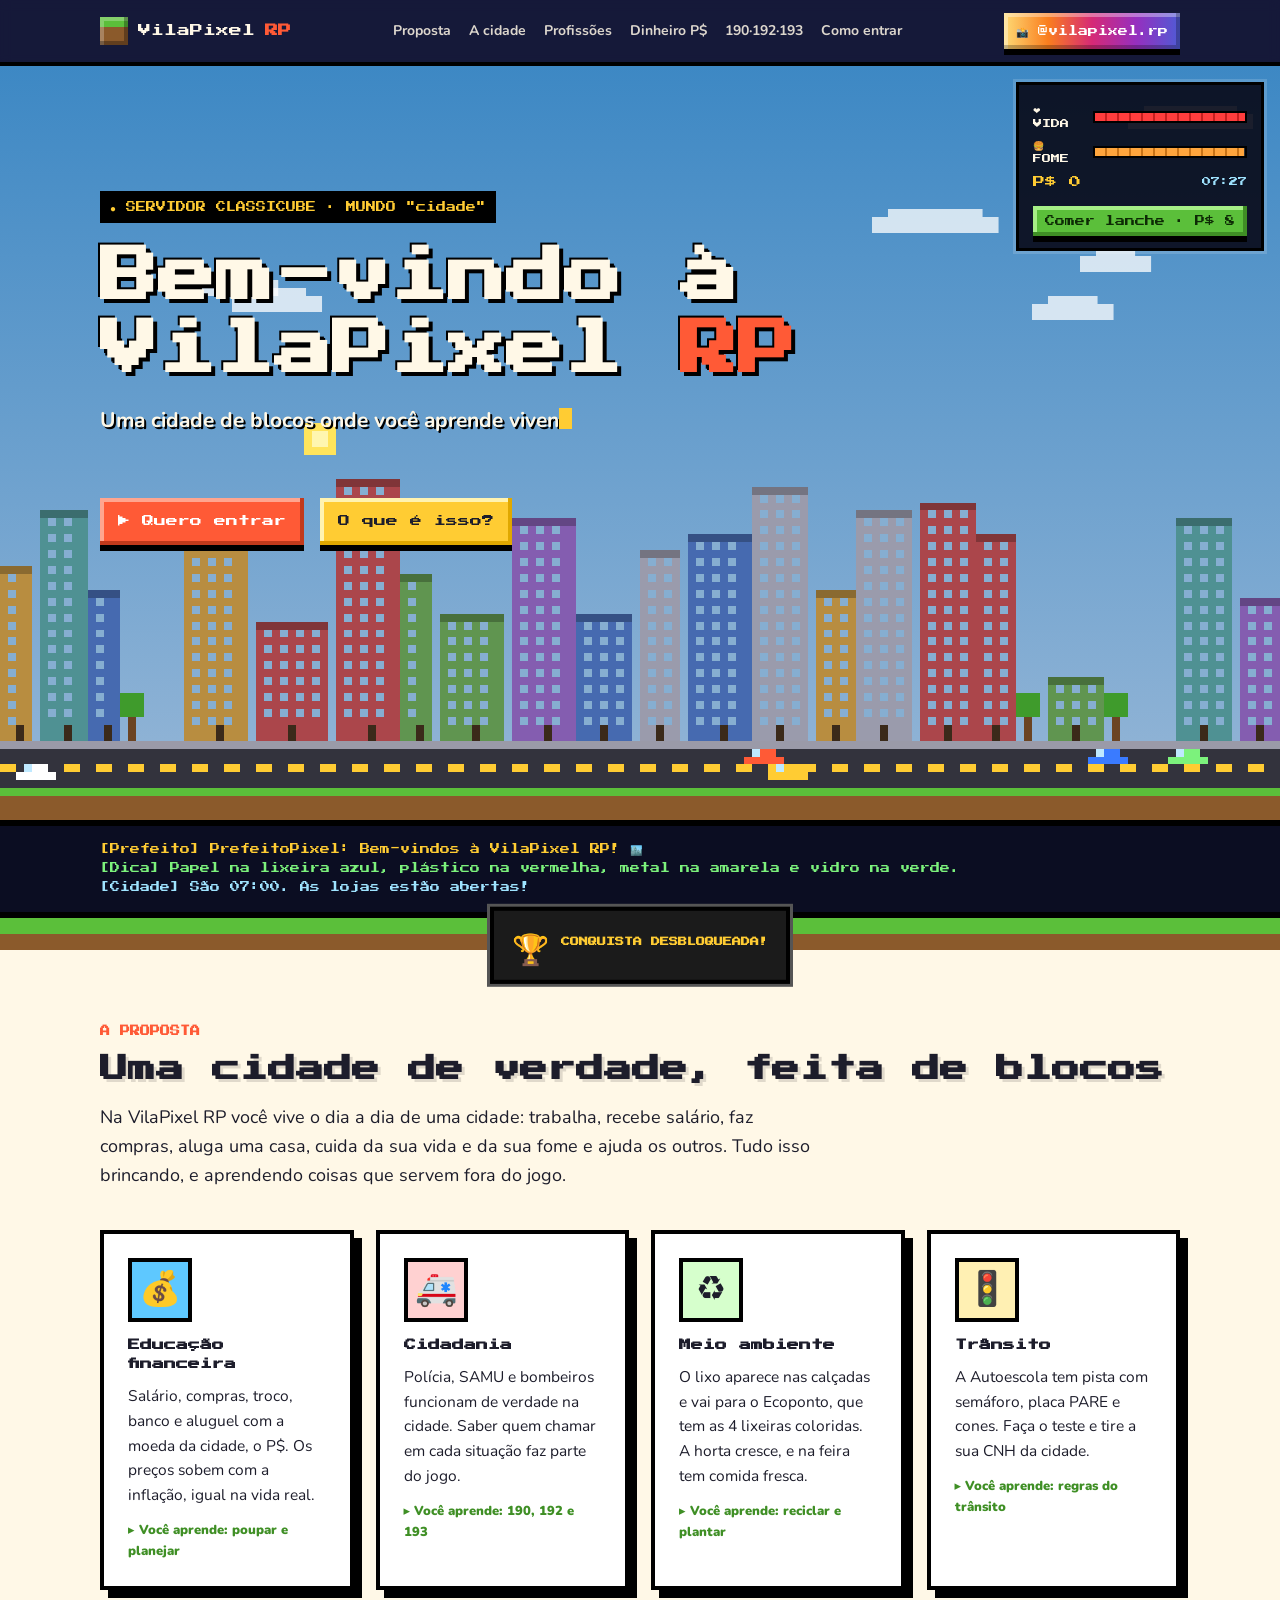
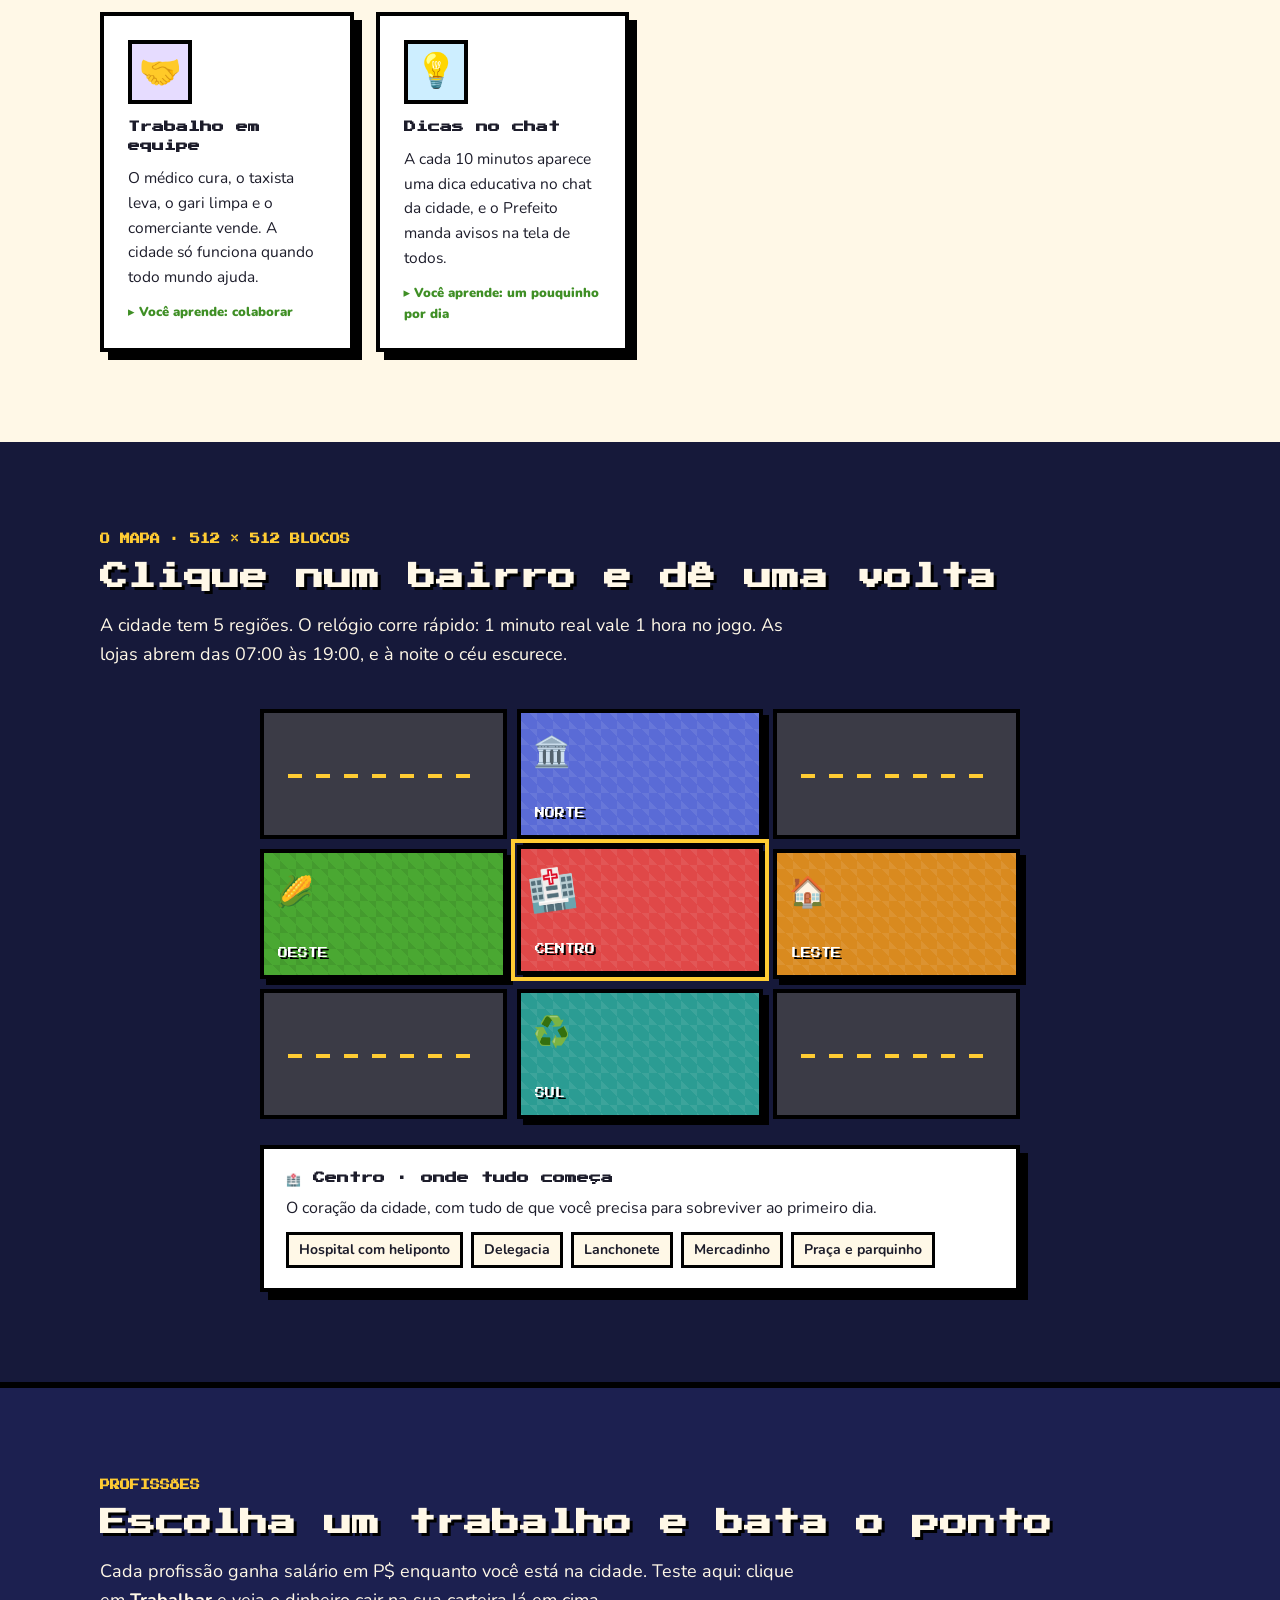
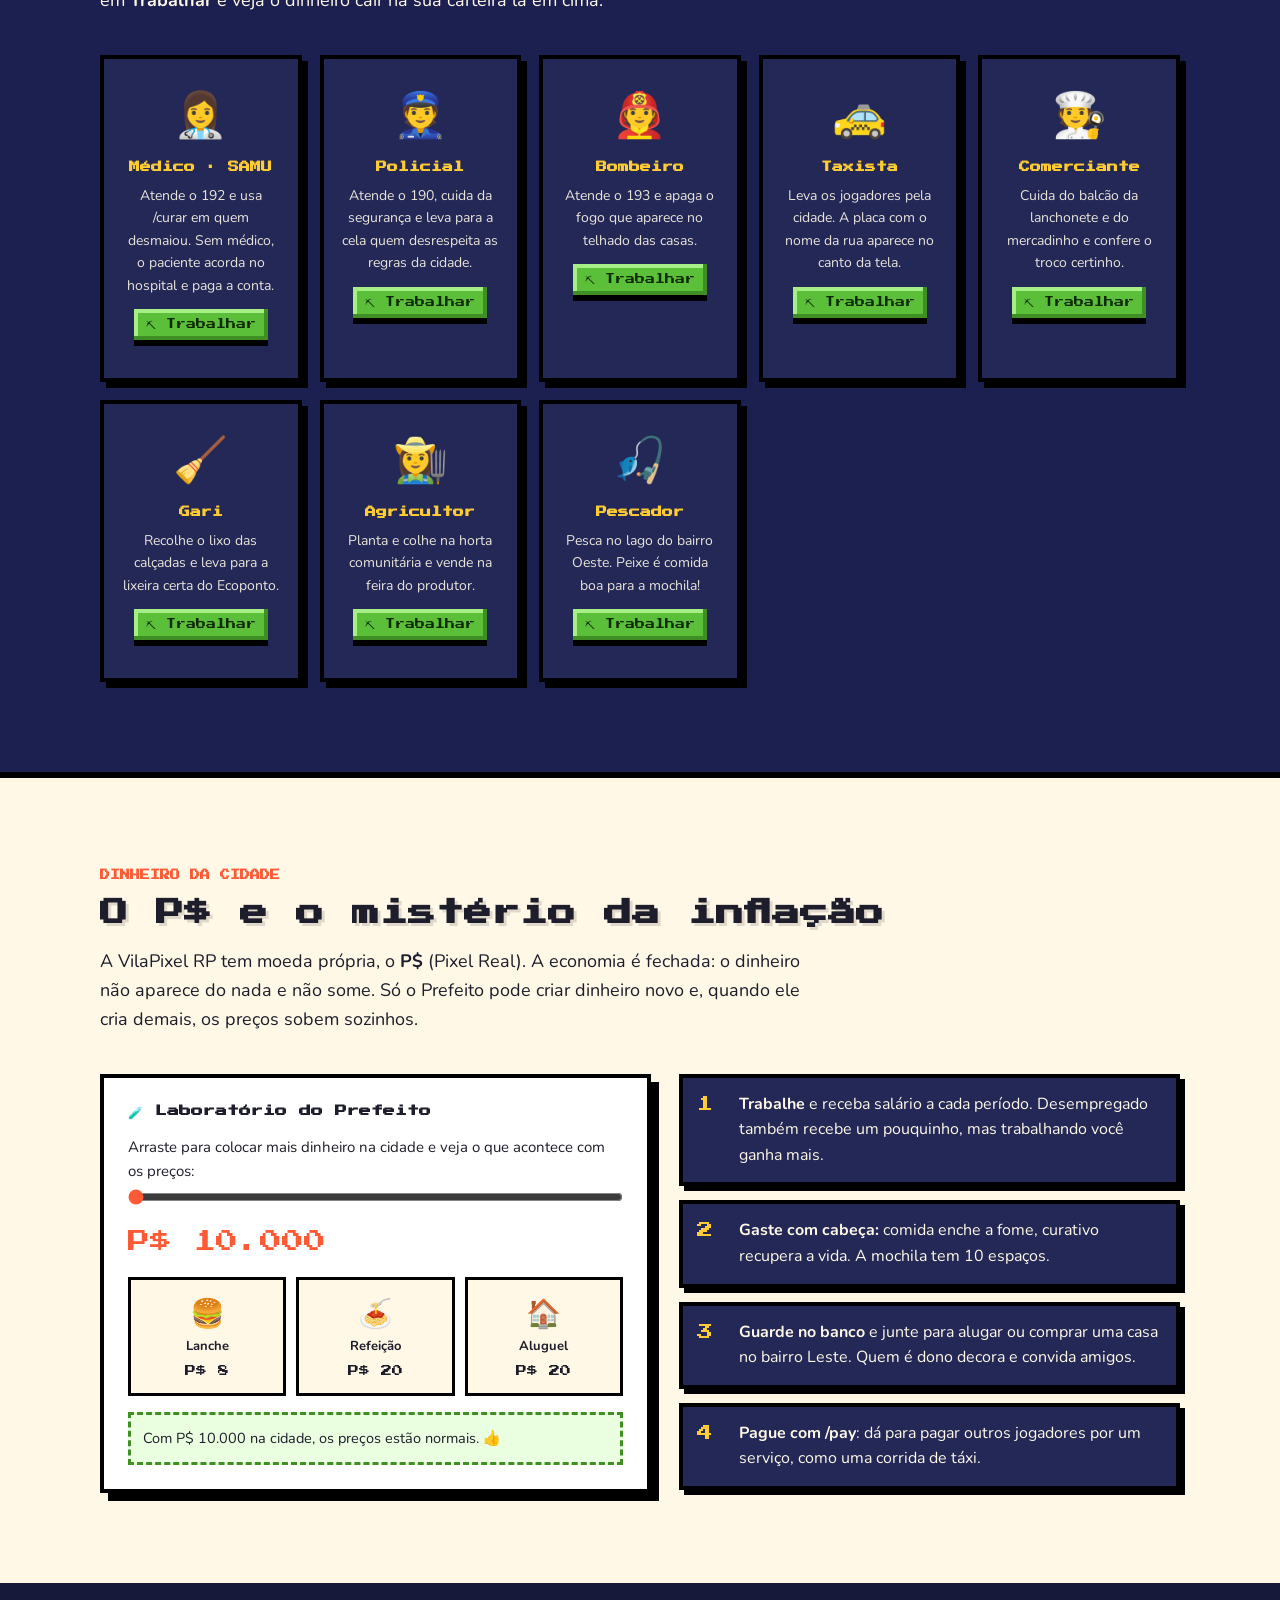
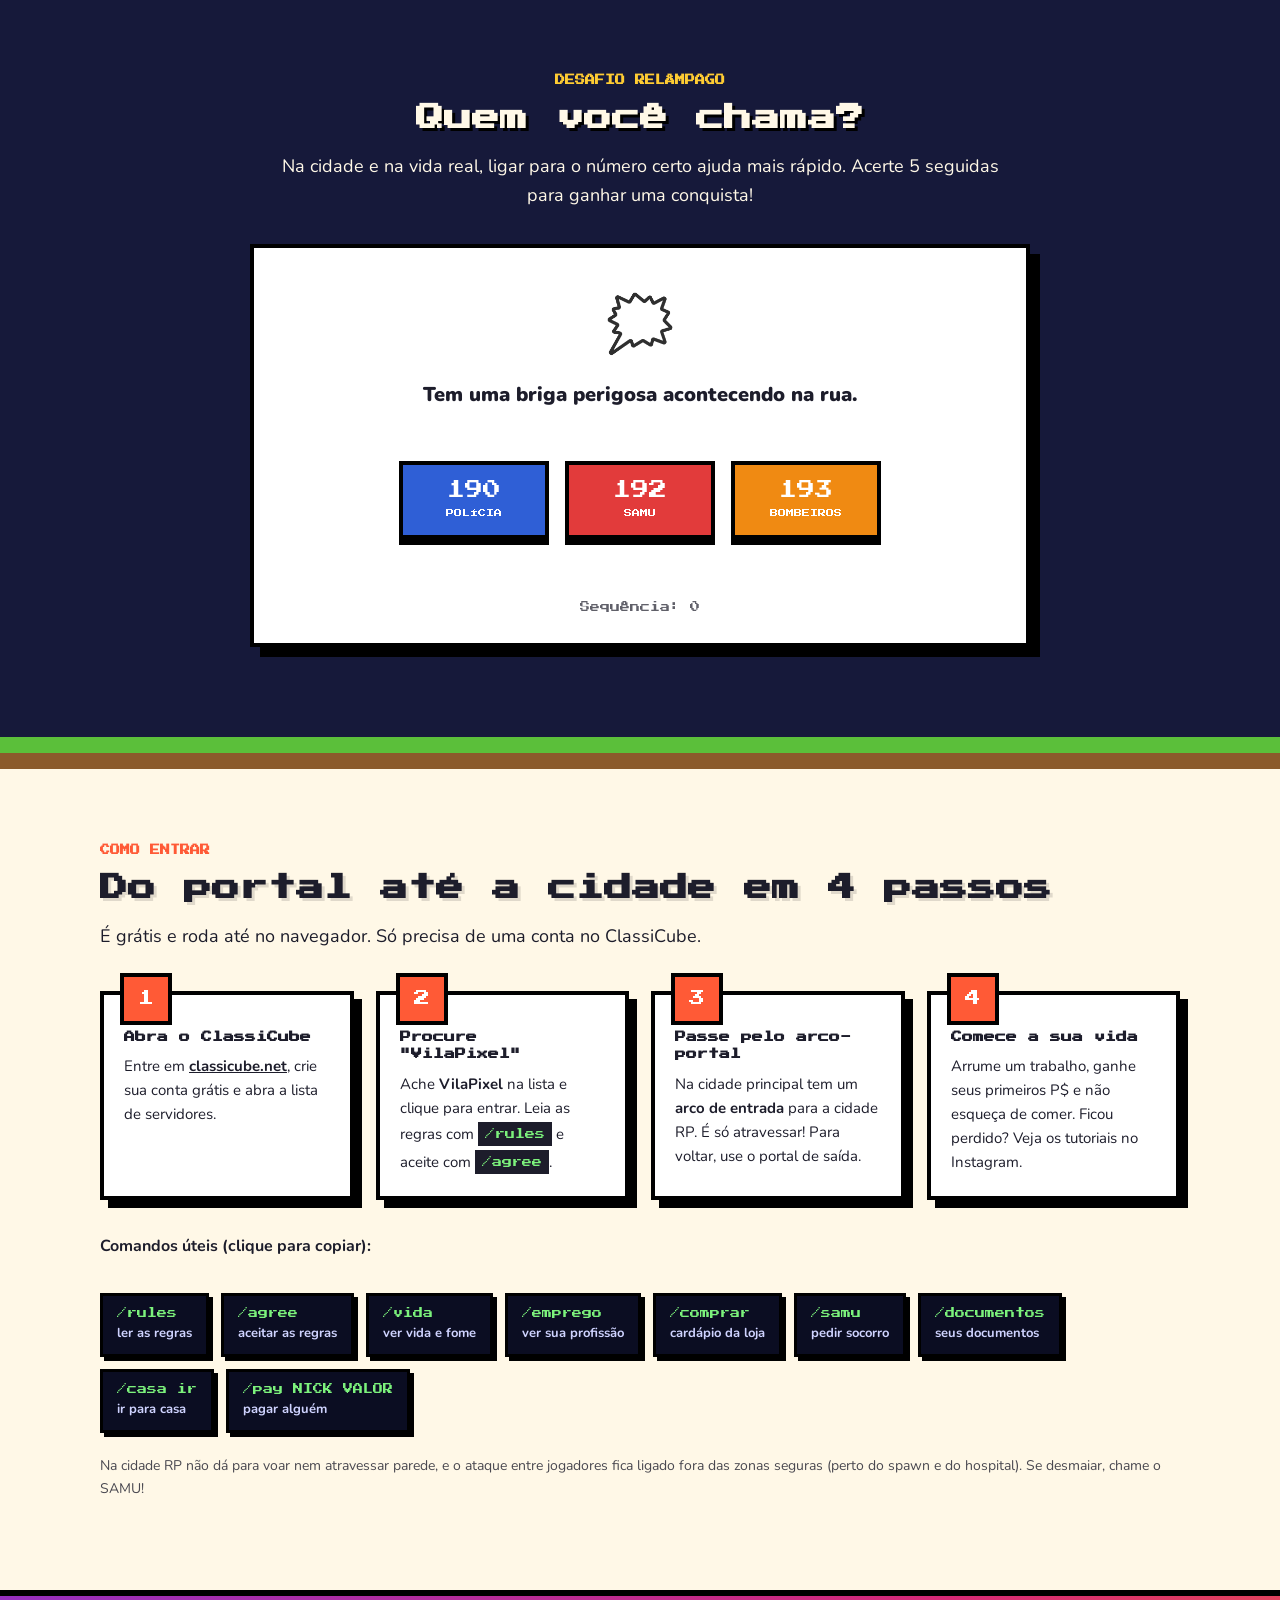
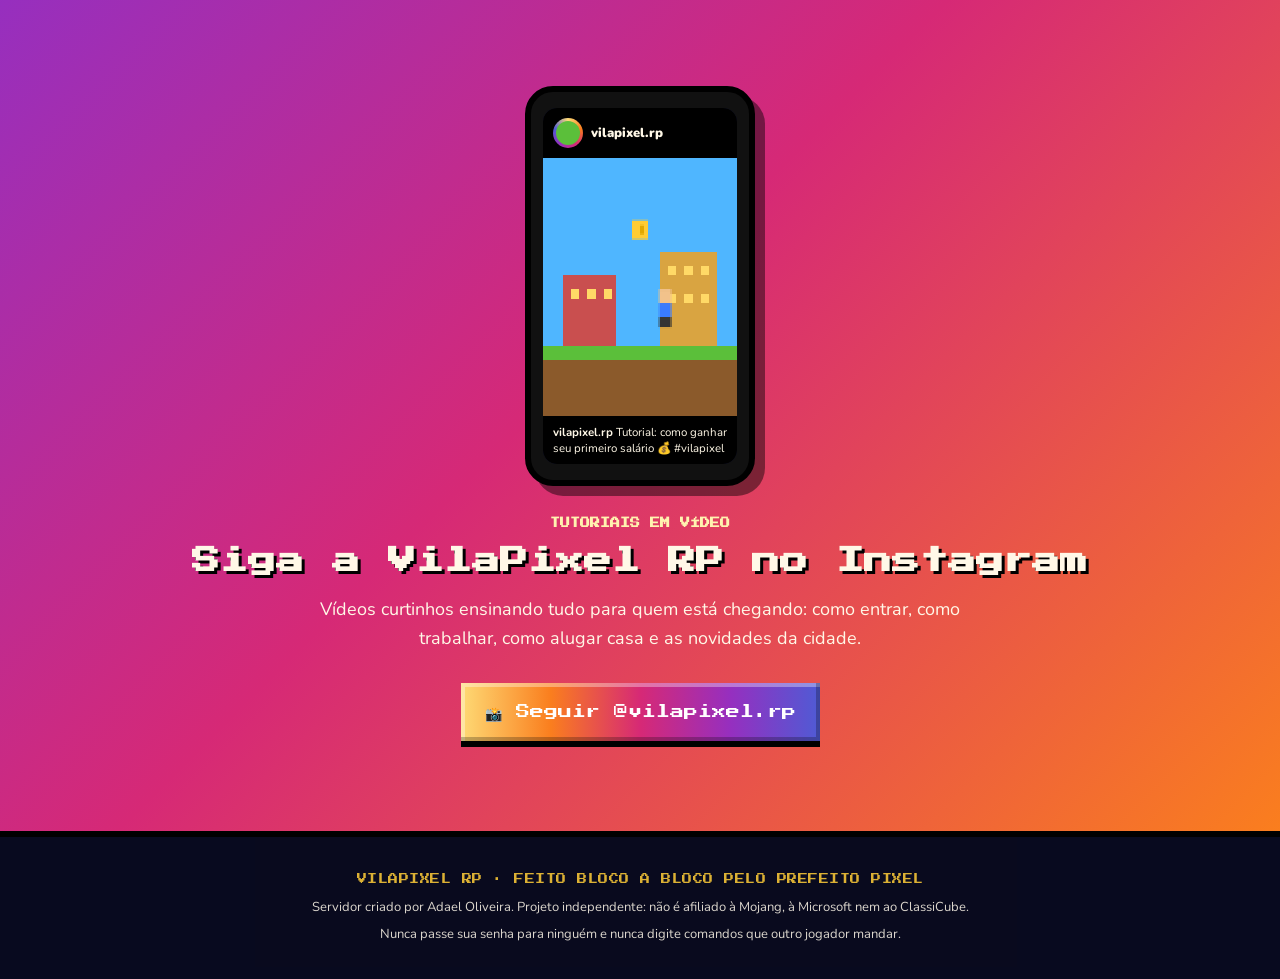
<file: VP/index.html>
<!DOCTYPE html>
<html lang="pt-BR">
<head>
<meta charset="utf-8">
<meta name="robots" content="noindex, nofollow">
<meta http-equiv="refresh" content="0; url=/vilapixel/">
<title>VilaPixel</title>
<script>location.replace('/vilapixel/');</script>
</head>
<body><p>Abrindo a VilaPixel... <a href="/vilapixel/">Clique aqui se nao abrir</a>.</p></body>
</html>
</file>
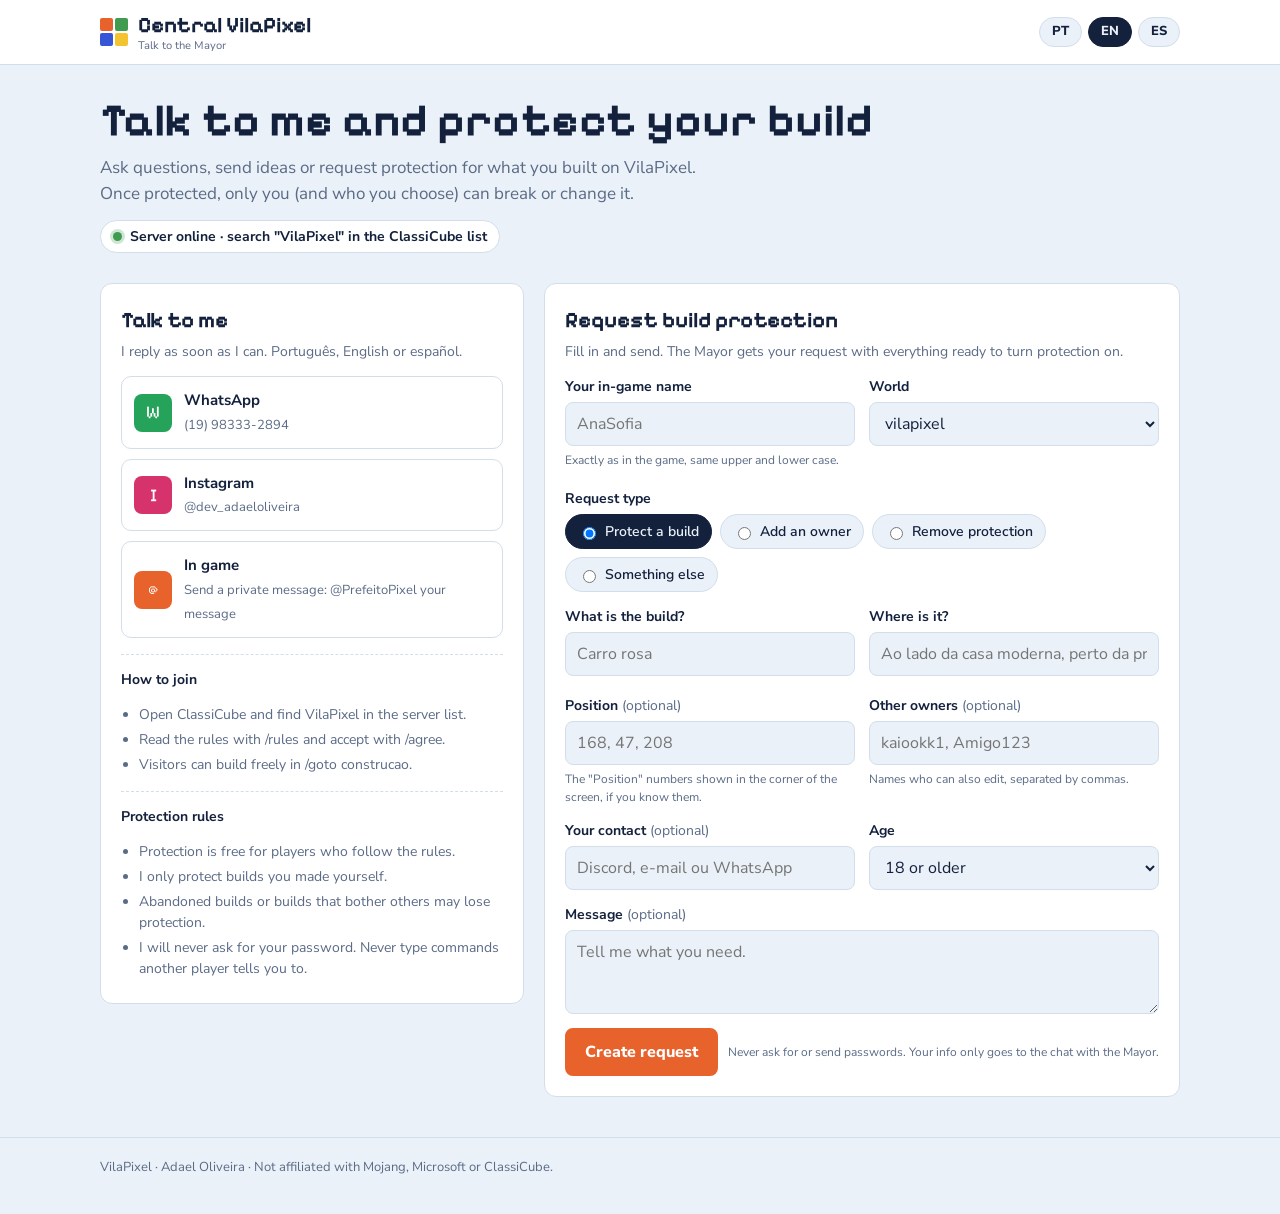
<file: vilapixel/central/index.html>
<!DOCTYPE html>
<html lang="pt-BR">
<head>
<meta charset="utf-8">
<meta name="viewport" content="width=device-width, initial-scale=1">
<meta name="robots" content="noindex, nofollow">
<title>Central VilaPixel</title>
<link rel="preconnect" href="https://fonts.googleapis.com">
<link rel="preconnect" href="https://fonts.gstatic.com" crossorigin>
<link href="https://fonts.googleapis.com/css2?family=Pixelify+Sans:wght@500;700&family=Nunito+Sans:opsz,wght@6..12,400;6..12,600;6..12,800&display=swap" rel="stylesheet">
<style>
:root{
  /* Mesmo mundo visual da VilaPixel Builds: azul-ceu frio, tinta azul-marinho, acento laranja, verde-grama para "protegido".
     Layout: faixa de idioma, cabecalho, duas colunas (contato | formulario), resultado do pedido abaixo do formulario. */
  --bg:#eaf1f8; --surface:#ffffff; --ink:#14213d; --muted:#5b6b86; --line:#d3deeb;
  --accent:#e8622c; --accent-ink:#ffffff; --grass:#3f9b4f; --sky:#cfe3f6;
  --font-display:"Pixelify Sans","Courier New",monospace;
  --font-body:"Nunito Sans",system-ui,-apple-system,"Segoe UI",sans-serif;
}
@media (prefers-color-scheme: dark){
  :root:not([data-theme="light"]){--bg:#0f1626;--surface:#17213a;--ink:#e8eef8;--muted:#9fb0cc;--line:#283656;--accent:#ff7a45;--accent-ink:#1a0f08;--grass:#5cc46c;--sky:#1b2a47;color-scheme:dark}
}
:root[data-theme="dark"]{--bg:#0f1626;--surface:#17213a;--ink:#e8eef8;--muted:#9fb0cc;--line:#283656;--accent:#ff7a45;--accent-ink:#1a0f08;--grass:#5cc46c;--sky:#1b2a47;color-scheme:dark}
*{box-sizing:border-box}
[hidden]{display:none!important}
html,body{margin:0}
body{background:var(--bg);color:var(--ink);font-family:var(--font-body);line-height:1.5}
h1,h2,h3{font-family:var(--font-display);font-weight:700;margin:0;text-wrap:balance}
a{color:inherit}
button,input,select,textarea{font:inherit}
:focus-visible{outline:3px solid var(--accent);outline-offset:2px;border-radius:4px}
.wrap{max-width:1120px;margin:0 auto;padding:0 20px}
.top{border-bottom:1px solid var(--line);background:var(--surface)}
.top .wrap{display:flex;align-items:center;gap:14px;min-height:64px;flex-wrap:wrap}
.brand{display:flex;align-items:center;gap:10px}
.mark{width:28px;height:28px;display:grid;grid-template-columns:1fr 1fr;gap:2px}
.mark i{border-radius:2px}
.brand b{font-family:var(--font-display);font-size:22px}
.brand small{display:block;font-size:11px;color:var(--muted);margin-top:-4px}
.langs{margin-left:auto;display:flex;gap:6px}
.langs button{border:1px solid var(--line);background:var(--bg);color:var(--ink);border-radius:999px;padding:4px 12px;font-weight:800;font-size:13px;cursor:pointer}
.langs button[aria-pressed="true"]{background:var(--ink);color:var(--bg);border-color:var(--ink)}
.intro{padding:32px 0 8px}
.intro h1{font-size:clamp(30px,4.5vw,46px);line-height:1.05}
.intro p{color:var(--muted);max-width:62ch;font-size:17px;margin:10px 0 0}
.status{display:inline-flex;align-items:center;gap:8px;margin-top:14px;font-size:14px;font-weight:700;background:var(--surface);border:1px solid var(--line);border-radius:999px;padding:5px 12px}
.status i{width:9px;height:9px;border-radius:50%;background:var(--grass);box-shadow:0 0 0 3px color-mix(in srgb,var(--grass) 25%,transparent)}
.cols{display:grid;grid-template-columns:1fr 1.5fr;gap:20px;padding:22px 0 40px;align-items:start}
.panel{background:var(--surface);border:1px solid var(--line);border-radius:12px;padding:20px}
.panel h2{font-size:22px;margin-bottom:4px}
.panel .sub{color:var(--muted);font-size:14px;margin:0 0 14px}
.contact{display:flex;flex-direction:column;gap:10px}
.c-item{display:flex;align-items:center;gap:12px;border:1px solid var(--line);border-radius:10px;padding:12px;text-decoration:none}
.c-item:hover{border-color:var(--ink)}
.c-ico{width:38px;height:38px;border-radius:8px;display:grid;place-items:center;font-family:var(--font-display);font-size:18px;color:#fff;flex:none}
.c-item b{display:block;font-size:15px}
.c-item small{color:var(--muted);font-size:13px}
.server{margin-top:16px;border-top:1px dashed var(--line);padding-top:14px;font-size:14px}
.server code{background:var(--bg);border:1px solid var(--line);border-radius:6px;padding:2px 6px;font-size:13px}
.rules{margin:14px 0 0;padding-left:18px;color:var(--muted);font-size:14px}
.rules li{margin:4px 0}
form{display:grid;grid-template-columns:1fr 1fr;gap:14px}
.f{display:flex;flex-direction:column;gap:5px}
.f.full{grid-column:1/-1}
label{font-weight:700;font-size:14px}
label .opt{font-weight:400;color:var(--muted)}
input,select,textarea{border:1px solid var(--line);background:var(--bg);color:var(--ink);border-radius:8px;padding:9px 11px;width:100%}
textarea{min-height:84px;resize:vertical}
.help{font-size:12px;color:var(--muted)}
.err{font-size:12px;color:var(--accent);font-weight:700;min-height:0}
.types{display:flex;gap:8px;flex-wrap:wrap}
.types label{display:flex;align-items:center;gap:6px;font-weight:600;border:1px solid var(--line);border-radius:999px;padding:6px 12px;cursor:pointer;background:var(--bg)}
.types input{width:auto}
.types label:has(input:checked){border-color:var(--ink);background:var(--ink);color:var(--bg)}
.actions{grid-column:1/-1;display:flex;gap:10px;flex-wrap:wrap;align-items:center}
.btn{border:2px solid var(--ink);background:transparent;color:var(--ink);border-radius:8px;padding:10px 18px;font-weight:800;cursor:pointer;text-decoration:none;display:inline-flex;align-items:center;gap:8px}
.btn.primary{background:var(--accent);border-color:var(--accent);color:var(--accent-ink)}
.btn.dark{background:var(--ink);color:var(--bg)}
.result{display:none;margin-top:18px;border:2px solid var(--grass);border-radius:12px;padding:16px;background:color-mix(in srgb,var(--grass) 8%,var(--surface))}
.result.show{display:block}
.result h3{font-size:20px;margin-bottom:6px}
.result pre{white-space:pre-wrap;background:var(--surface);border:1px solid var(--line);border-radius:8px;padding:12px;font-size:13px;max-height:260px;overflow:auto;margin:10px 0}
.ticket{font-family:var(--font-display);font-size:18px}
.note{font-size:12px;color:var(--muted)}
footer{border-top:1px solid var(--line);padding:20px 0 36px;color:var(--muted);font-size:13px}
@media (max-width:820px){.cols{grid-template-columns:1fr}form{grid-template-columns:1fr}}
</style>
</head>
<body>
<header class="top">
  <div class="wrap">
    <div class="brand">
      <span class="mark" aria-hidden="true"><i style="background:#e8622c"></i><i style="background:#3f9b4f"></i><i style="background:#3557d6"></i><i style="background:#f4c430"></i></span>
      <span><b>Central VilaPixel</b><small data-t="tagline">Fale com o Prefeito</small></span>
    </div>
    <div class="langs" role="group" aria-label="Idioma / Language">
      <button data-lang="pt" aria-pressed="true">PT</button>
      <button data-lang="en" aria-pressed="false">EN</button>
      <button data-lang="es" aria-pressed="false">ES</button>
    </div>
  </div>
</header>

<main class="wrap">
  <section class="intro">
    <h1 data-t="h1">Fale comigo e proteja sua construção</h1>
    <p data-t="intro">Tire dúvidas, dê sugestões ou peça proteção para o que você construiu na VilaPixel. Com a proteção, só você (e quem você escolher) consegue quebrar ou mexer.</p>
    <span class="status"><i></i><span data-t="online">Servidor online · procure "VilaPixel" na lista do ClassiCube</span></span>
  </section>

  <div class="cols">
    <aside class="panel">
      <h2 data-t="talk">Fale comigo</h2>
      <p class="sub" data-t="talkSub">Respondo assim que puder. Em português, English ou español.</p>
      <div class="contact">
        <a class="c-item" id="lnkWhats" href="#" target="_blank" rel="noopener">
          <span class="c-ico" style="background:#25a35a">W</span>
          <span><b>WhatsApp</b><small id="whatsTxt"></small></span>
        </a>
        <a class="c-item" id="lnkDiscord" href="#" target="_blank" rel="noopener">
          <span class="c-ico" style="background:#5865f2">D</span>
          <span><b>Discord</b><small data-t="discordSub">Comunidade VilaPixel</small></span>
        </a>
        <a class="c-item" id="lnkInsta" href="#" target="_blank" rel="noopener">
          <span class="c-ico" style="background:#d6336c">I</span>
          <span><b>Instagram</b><small id="instaTxt"></small></span>
        </a>
        <div class="c-item" style="cursor:default">
          <span class="c-ico" style="background:#e8622c">@</span>
          <span><b data-t="inGame">No jogo</b><small data-t="inGameSub">Mande mensagem privada: @PrefeitoPixel sua mensagem</small></span>
        </div>
      </div>
      <div class="server">
        <b data-t="howJoin">Como entrar no servidor</b>
        <ul class="rules">
          <li data-t="join1">Abra o ClassiCube e procure VilaPixel na lista.</li>
          <li data-t="join2">Leia as regras com /rules e aceite com /agree.</li>
          <li data-t="join3">Visitantes constroem livremente no mundo /goto construcao.</li>
        </ul>
      </div>
      <div class="server">
        <b data-t="protRules">Regras da proteção</b>
        <ul class="rules">
          <li data-t="pr1">A proteção é gratuita para jogadores que seguem as regras.</li>
          <li data-t="pr2">Só protejo construções feitas por você.</li>
          <li data-t="pr3">Construções abandonadas ou que atrapalhem outros podem perder a proteção.</li>
          <li data-t="pr4">Nunca vou pedir sua senha. Nunca digite comandos que outro jogador mandar.</li>
        </ul>
      </div>
    </aside>

    <section class="panel" aria-labelledby="formTitle">
      <h2 id="formTitle" data-t="formTitle">Pedir proteção de construção</h2>
      <p class="sub" data-t="formSub">Preencha e envie. O pedido chega para o Prefeito com tudo pronto para ativar a proteção.</p>
      <form id="form" novalidate>
        <div class="f">
          <label for="nick"><span data-t="nick">Seu nick no jogo</span></label>
          <input id="nick" autocomplete="off" placeholder="AnaSofia" required>
          <span class="help" data-t="nickHelp">Exatamente igual ao do jogo, com maiúsculas e minúsculas.</span>
          <span class="err" id="eNick"></span>
        </div>
        <div class="f">
          <label for="world"><span data-t="world">Mundo</span></label>
          <select id="world">
            <option value="vilapixel">vilapixel</option>
            <option value="construcao">construcao</option>
            <option value="ilha">ilha</option>
            <option value="outro" data-t="other">outro</option>
          </select>
        </div>
        <div class="f full">
          <span style="font-weight:700;font-size:14px" data-t="type">Tipo de pedido</span>
          <div class="types" role="radiogroup">
            <label><input type="radio" name="type" value="protect" checked> <span data-t="tProtect">Proteger construção</span></label>
            <label><input type="radio" name="type" value="add"> <span data-t="tAdd">Adicionar dono</span></label>
            <label><input type="radio" name="type" value="remove"> <span data-t="tRemove">Remover proteção</span></label>
            <label><input type="radio" name="type" value="other"> <span data-t="tOther">Outro assunto</span></label>
          </div>
        </div>
        <div class="f">
          <label for="what"><span data-t="what">O que é a construção?</span></label>
          <input id="what" placeholder="Carro rosa" required>
          <span class="err" id="eWhat"></span>
        </div>
        <div class="f">
          <label for="where"><span data-t="where">Onde fica?</span></label>
          <input id="where" placeholder="Ao lado da casa moderna, perto da praia">
        </div>
        <div class="f">
          <label for="coords"><span data-t="coords">Posição</span> <span class="opt" data-t="optional">(opcional)</span></label>
          <input id="coords" placeholder="168, 47, 208">
          <span class="help" data-t="coordsHelp">Os números de "Position" que aparecem no canto da tela, se você souber.</span>
        </div>
        <div class="f">
          <label for="co"><span data-t="co">Outros donos</span> <span class="opt" data-t="optional">(opcional)</span></label>
          <input id="co" placeholder="kaiookk1, Amigo123">
          <span class="help" data-t="coHelp">Nicks que também podem mexer, separados por vírgula.</span>
        </div>
        <div class="f">
          <label for="contact"><span data-t="contact">Seu contato</span> <span class="opt" data-t="optional">(opcional)</span></label>
          <input id="contact" placeholder="Discord, e-mail ou WhatsApp">
        </div>
        <div class="f">
          <label for="age"><span data-t="age">Idade</span></label>
          <select id="age">
            <option value="adult" data-t="adult">18 anos ou mais</option>
            <option value="minor" data-t="minor">Menos de 18 (um responsável sabe)</option>
          </select>
        </div>
        <div class="f full">
          <label for="msg"><span data-t="msg">Mensagem</span> <span class="opt" data-t="optional">(opcional)</span></label>
          <textarea id="msg" data-tp="msgPh" placeholder="Conte o que precisar."></textarea>
        </div>
        <div class="actions">
          <button class="btn primary" type="submit" data-t="send">Gerar pedido</button>
          <span class="note" data-t="privacy">Não peça nem envie senhas. Seus dados só vão para a conversa com o Prefeito.</span>
        </div>
      </form>

      <div class="result" id="result" aria-live="polite">
        <h3 data-t="ready">Pedido pronto!</h3>
        <div class="ticket" id="ticket"></div>
        <p class="note" data-t="readySub">Envie pelo WhatsApp ou copie e mande no Discord. O Prefeito ativa a proteção e avisa você no jogo.</p>
        <pre id="out"></pre>
        <div style="display:flex;gap:10px;flex-wrap:wrap">
          <a class="btn primary" id="sendWhats" href="#" target="_blank" rel="noopener" data-t="sendWhats">Enviar pelo WhatsApp</a>
          <button class="btn dark" id="copy" type="button" data-t="copy">Copiar pedido</button>
        </div>
      </div>
    </section>
  </div>
</main>

<footer>
  <div class="wrap">VilaPixel · Adael Oliveira · <span data-t="foot">Não afiliado à Mojang, Microsoft ou ClassiCube.</span></div>
</footer>

<script>
/* ================== CONFIGURE AQUI ================== */
const CONFIG = {
  whatsapp: "5519983332894",                 // DDI + DDD + numero, sem espacos
  whatsappShow: "(19) 98333-2894",
  discord: "https://discord.gg/SEU-CONVITE",
  instagram: "https://instagram.com/dev_adaeloliveira",
  instagramShow: "@dev_adaeloliveira"
};
/* ==================================================== */

const T={
 pt:{tagline:"Fale com o Prefeito",h1:"Fale comigo e proteja sua construção",intro:"Tire dúvidas, dê sugestões ou peça proteção para o que você construiu na VilaPixel. Com a proteção, só você (e quem você escolher) consegue quebrar ou mexer.",online:'Servidor online · procure "VilaPixel" na lista do ClassiCube',talk:"Fale comigo",talkSub:"Respondo assim que puder. Em português, English ou español.",discordSub:"Comunidade VilaPixel",inGame:"No jogo",inGameSub:"Mande mensagem privada: @PrefeitoPixel sua mensagem",howJoin:"Como entrar no servidor",join1:"Abra o ClassiCube e procure VilaPixel na lista.",join2:"Leia as regras com /rules e aceite com /agree.",join3:"Visitantes constroem livremente no mundo /goto construcao.",protRules:"Regras da proteção",pr1:"A proteção é gratuita para jogadores que seguem as regras.",pr2:"Só protejo construções feitas por você.",pr3:"Construções abandonadas ou que atrapalhem outros podem perder a proteção.",pr4:"Nunca vou pedir sua senha. Nunca digite comandos que outro jogador mandar.",formTitle:"Pedir proteção de construção",formSub:"Preencha e envie. O pedido chega para o Prefeito com tudo pronto para ativar a proteção.",nick:"Seu nick no jogo",nickHelp:"Exatamente igual ao do jogo, com maiúsculas e minúsculas.",world:"Mundo",other:"outro",type:"Tipo de pedido",tProtect:"Proteger construção",tAdd:"Adicionar dono",tRemove:"Remover proteção",tOther:"Outro assunto",what:"O que é a construção?",where:"Onde fica?",coords:"Posição",optional:"(opcional)",coordsHelp:'Os números de "Position" que aparecem no canto da tela, se você souber.',co:"Outros donos",coHelp:"Nicks que também podem mexer, separados por vírgula.",contact:"Seu contato",age:"Idade",adult:"18 anos ou mais",minor:"Menos de 18 (um responsável sabe)",msg:"Mensagem",msgPh:"Conte o que precisar.",send:"Gerar pedido",privacy:"Não peça nem envie senhas. Seus dados só vão para a conversa com o Prefeito.",ready:"Pedido pronto!",readySub:"Envie pelo WhatsApp ou copie e mande no Discord. O Prefeito ativa a proteção e avisa você no jogo.",sendWhats:"Enviar pelo WhatsApp",copy:"Copiar pedido",copied:"Copiado ✓",copyFail:"Selecione o texto e copie",foot:"Não afiliado à Mojang, Microsoft ou ClassiCube.",eNick:"Digite seu nick do jogo (sem espaços).",eWhat:"Diga qual é a construção.",
   L:{title:"PEDIDO VILAPIXEL",type:"Tipo",nick:"Nick",world:"Mundo",what:"Construção",where:"Local",coords:"Posição",co:"Outros donos",contact:"Contato",age:"Idade",msg:"Mensagem",cmds:"Comandos para o Prefeito",types:{protect:"Proteger construção",add:"Adicionar dono",remove:"Remover proteção",other:"Outro assunto"},adult:"18+",minor:"menor de 18 (responsável ciente)",step:"clique nos 2 cantos opostos da construção"}},
 en:{tagline:"Talk to the Mayor",h1:"Talk to me and protect your build",intro:"Ask questions, send ideas or request protection for what you built on VilaPixel. Once protected, only you (and who you choose) can break or change it.",online:'Server online · search "VilaPixel" in the ClassiCube list',talk:"Talk to me",talkSub:"I reply as soon as I can. Português, English or español.",discordSub:"VilaPixel community",inGame:"In game",inGameSub:"Send a private message: @PrefeitoPixel your message",howJoin:"How to join",join1:"Open ClassiCube and find VilaPixel in the server list.",join2:"Read the rules with /rules and accept with /agree.",join3:"Visitors can build freely in /goto construcao.",protRules:"Protection rules",pr1:"Protection is free for players who follow the rules.",pr2:"I only protect builds you made yourself.",pr3:"Abandoned builds or builds that bother others may lose protection.",pr4:"I will never ask for your password. Never type commands another player tells you to.",formTitle:"Request build protection",formSub:"Fill in and send. The Mayor gets your request with everything ready to turn protection on.",nick:"Your in-game name",nickHelp:"Exactly as in the game, same upper and lower case.",world:"World",other:"other",type:"Request type",tProtect:"Protect a build",tAdd:"Add an owner",tRemove:"Remove protection",tOther:"Something else",what:"What is the build?",where:"Where is it?",coords:"Position",optional:"(optional)",coordsHelp:'The "Position" numbers shown in the corner of the screen, if you know them.',co:"Other owners",coHelp:"Names who can also edit, separated by commas.",contact:"Your contact",age:"Age",adult:"18 or older",minor:"Under 18 (a parent knows)",msg:"Message",msgPh:"Tell me what you need.",send:"Create request",privacy:"Never ask for or send passwords. Your info only goes to the chat with the Mayor.",ready:"Request ready!",readySub:"Send it on WhatsApp or copy it to Discord. The Mayor turns protection on and tells you in game.",sendWhats:"Send on WhatsApp",copy:"Copy request",copied:"Copied ✓",copyFail:"Select the text and copy it",foot:"Not affiliated with Mojang, Microsoft or ClassiCube.",eNick:"Type your in-game name (no spaces).",eWhat:"Tell me what the build is.",
   L:{title:"VILAPIXEL REQUEST",type:"Type",nick:"Name",world:"World",what:"Build",where:"Place",coords:"Position",co:"Other owners",contact:"Contact",age:"Age",msg:"Message",cmds:"Commands for the Mayor",types:{protect:"Protect a build",add:"Add an owner",remove:"Remove protection",other:"Something else"},adult:"18+",minor:"under 18 (parent aware)",step:"click the 2 opposite corners of the build"}},
 es:{tagline:"Habla con el Alcalde",h1:"Habla conmigo y protege tu construcción",intro:"Haz preguntas, manda ideas o pide protección para lo que construiste en VilaPixel. Con la protección, solo tú (y quien elijas) puede romperlo o cambiarlo.",online:'Servidor en línea · busca "VilaPixel" en la lista de ClassiCube',talk:"Habla conmigo",talkSub:"Respondo lo antes posible. Português, English o español.",discordSub:"Comunidad VilaPixel",inGame:"En el juego",inGameSub:"Manda un mensaje privado: @PrefeitoPixel tu mensaje",howJoin:"Cómo entrar",join1:"Abre ClassiCube y busca VilaPixel en la lista.",join2:"Lee las reglas con /rules y acepta con /agree.",join3:"Los visitantes construyen libremente en /goto construcao.",protRules:"Reglas de protección",pr1:"La protección es gratis para quien sigue las reglas.",pr2:"Solo protejo construcciones hechas por ti.",pr3:"Las construcciones abandonadas o que molesten a otros pueden perder la protección.",pr4:"Nunca te pediré tu contraseña. Nunca escribas comandos que otro jugador te diga.",formTitle:"Pedir protección de construcción",formSub:"Completa y envía. El Alcalde recibe tu pedido con todo listo para activar la protección.",nick:"Tu nombre en el juego",nickHelp:"Igual que en el juego, con mayúsculas y minúsculas.",world:"Mundo",other:"otro",type:"Tipo de pedido",tProtect:"Proteger construcción",tAdd:"Agregar dueño",tRemove:"Quitar protección",tOther:"Otro asunto",what:"¿Qué es la construcción?",where:"¿Dónde está?",coords:"Posición",optional:"(opcional)",coordsHelp:'Los números de "Position" en la esquina de la pantalla, si los sabes.',co:"Otros dueños",coHelp:"Nombres que también pueden editar, separados por comas.",contact:"Tu contacto",age:"Edad",adult:"18 años o más",minor:"Menos de 18 (un adulto lo sabe)",msg:"Mensaje",msgPh:"Cuéntame lo que necesitas.",send:"Crear pedido",privacy:"Nunca pidas ni envíes contraseñas. Tus datos solo van a la conversación con el Alcalde.",ready:"¡Pedido listo!",readySub:"Envíalo por WhatsApp o cópialo en Discord. El Alcalde activa la protección y te avisa en el juego.",sendWhats:"Enviar por WhatsApp",copy:"Copiar pedido",copied:"Copiado ✓",copyFail:"Selecciona el texto y cópialo",foot:"No afiliado a Mojang, Microsoft ni ClassiCube.",eNick:"Escribe tu nombre del juego (sin espacios).",eWhat:"Di qué es la construcción.",
   L:{title:"PEDIDO VILAPIXEL",type:"Tipo",nick:"Nombre",world:"Mundo",what:"Construcción",where:"Lugar",coords:"Posición",co:"Otros dueños",contact:"Contacto",age:"Edad",msg:"Mensaje",cmds:"Comandos para el Alcalde",types:{protect:"Proteger construcción",add:"Agregar dueño",remove:"Quitar protección",other:"Otro asunto"},adult:"18+",minor:"menor de 18 (adulto al tanto)",step:"clic en las 2 esquinas opuestas"}}
};
let lang='pt';
try{const s=localStorage.getItem('vp_lang');if(s&&T[s])lang=s;else if(/^es/i.test(navigator.language))lang='es';else if(!/^pt/i.test(navigator.language))lang='en'}catch(e){}

function applyLang(){const d=T[lang];document.documentElement.lang=lang==='pt'?'pt-BR':lang;
  document.querySelectorAll('[data-t]').forEach(el=>{const k=el.dataset.t;if(d[k]!=null)el.textContent=d[k]});
  document.querySelectorAll('[data-tp]').forEach(el=>{el.placeholder=d[el.dataset.tp]});
  document.querySelectorAll('.langs button').forEach(b=>b.setAttribute('aria-pressed',b.dataset.lang===lang));
  try{localStorage.setItem('vp_lang',lang)}catch(e){}
  if(document.getElementById('result').classList.contains('show'))build();}
document.querySelectorAll('.langs button').forEach(b=>b.onclick=()=>{lang=b.dataset.lang;applyLang()});

/* contatos */
const wa=document.getElementById('lnkWhats');wa.href=`https://wa.me/${CONFIG.whatsapp}`;document.getElementById('whatsTxt').textContent=CONFIG.whatsappShow;
if(/SEU-CONVITE/.test(CONFIG.discord))document.getElementById('lnkDiscord').hidden=true;else document.getElementById('lnkDiscord').href=CONFIG.discord;document.getElementById('lnkInsta').href=CONFIG.instagram;document.getElementById('instaTxt').textContent=CONFIG.instagramShow;

/* pedido */
const $=id=>document.getElementById(id);
const slug=s=>s.normalize('NFD').replace(/[̀-ͯ]/g,'').toLowerCase().replace(/[^a-z0-9]+/g,'_').replace(/^_|_$/g,'').slice(0,14)||'item';
function ticketId(){const d=new Date();return 'VP-'+String(d.getMonth()+1).padStart(2,'0')+String(d.getDate()).padStart(2,'0')+'-'+Math.random().toString(36).slice(2,6).toUpperCase()}
let ticket='';
function build(){const d=T[lang],L=d.L;const nick=$('nick').value.trim(),what=$('what').value.trim(),where=$('where').value.trim(),coords=$('coords').value.trim(),
  co=$('co').value.split(',').map(s=>s.trim()).filter(Boolean),contact=$('contact').value.trim(),msg=$('msg').value.trim(),world=$('world').value,
  type=document.querySelector('input[name=type]:checked').value,age=$('age').value;
  const zone=(slug(nick).slice(0,10)+'_'+slug(what)).slice(0,24);
  const lines=[`*${L.title}* ${ticket}`,`${L.type}: ${L.types[type]}`,`${L.nick}: ${nick}`,`${L.world}: ${world}`];
  if(what)lines.push(`${L.what}: ${what}`);if(where)lines.push(`${L.where}: ${where}`);if(coords)lines.push(`${L.coords}: ${coords}`);
  if(co.length)lines.push(`${L.co}: ${co.join(', ')}`);if(contact)lines.push(`${L.contact}: ${contact}`);lines.push(`${L.age}: ${age==='adult'?L.adult:L.minor}`);
  if(msg)lines.push(`${L.msg}: ${msg}`);
  const cmds=[];
  if(type==='protect'){cmds.push(`/goto ${world==='outro'?'MUNDO':world}`);if(coords)cmds.push(`/tp ${coords.replace(/[^0-9\- ,]/g,'').replace(/,/g,' ').replace(/\s+/g,' ').trim()}`);
    cmds.push(`/zone add ${zone} operator   (${L.step})`);cmds.push(`/zone perbuild ${zone} +${nick}`);co.forEach(c=>cmds.push(`/zone perbuild ${zone} +${c}`));}
  if(type==='add'){cmds.push(`/zonelist`);co.forEach(c=>cmds.push(`/zone perbuild NOME_DA_ZONA +${c}`));if(!co.length)cmds.push(`/zone perbuild NOME_DA_ZONA +NICK`)}
  if(type==='remove'){cmds.push(`/zonelist`);cmds.push(`/zone del NOME_DA_ZONA`)}
  if(cmds.length){lines.push('');lines.push(`— ${L.cmds} —`);lines.push(...cmds)}
  const text=lines.join('\n');$('out').textContent=text;$('ticket').textContent=ticket;$('sendWhats').href=`https://wa.me/${CONFIG.whatsapp}?text=${encodeURIComponent(text)}`;return text}
$('form').addEventListener('submit',e=>{e.preventDefault();const d=T[lang];let ok=true;const nick=$('nick').value.trim();
  $('eNick').textContent='';$('eWhat').textContent='';
  if(!nick||/\s/.test(nick)){$('eNick').textContent=d.eNick;ok=false}
  const type=document.querySelector('input[name=type]:checked').value;if(type!=='other'&&!$('what').value.trim()){$('eWhat').textContent=d.eWhat;ok=false}
  if(!ok)return;ticket=ticketId();build();$('result').classList.add('show');$('result').scrollIntoView({behavior:matchMedia('(prefers-reduced-motion: reduce)').matches?'auto':'smooth',block:'nearest'})});
$('copy').onclick=async()=>{const b=$('copy'),d=T[lang];try{await navigator.clipboard.writeText($('out').textContent);b.textContent=d.copied}catch(e){b.textContent=d.copyFail}setTimeout(()=>b.textContent=d.copy,2000)};
applyLang();
</script>
</body>
</html>
</file>
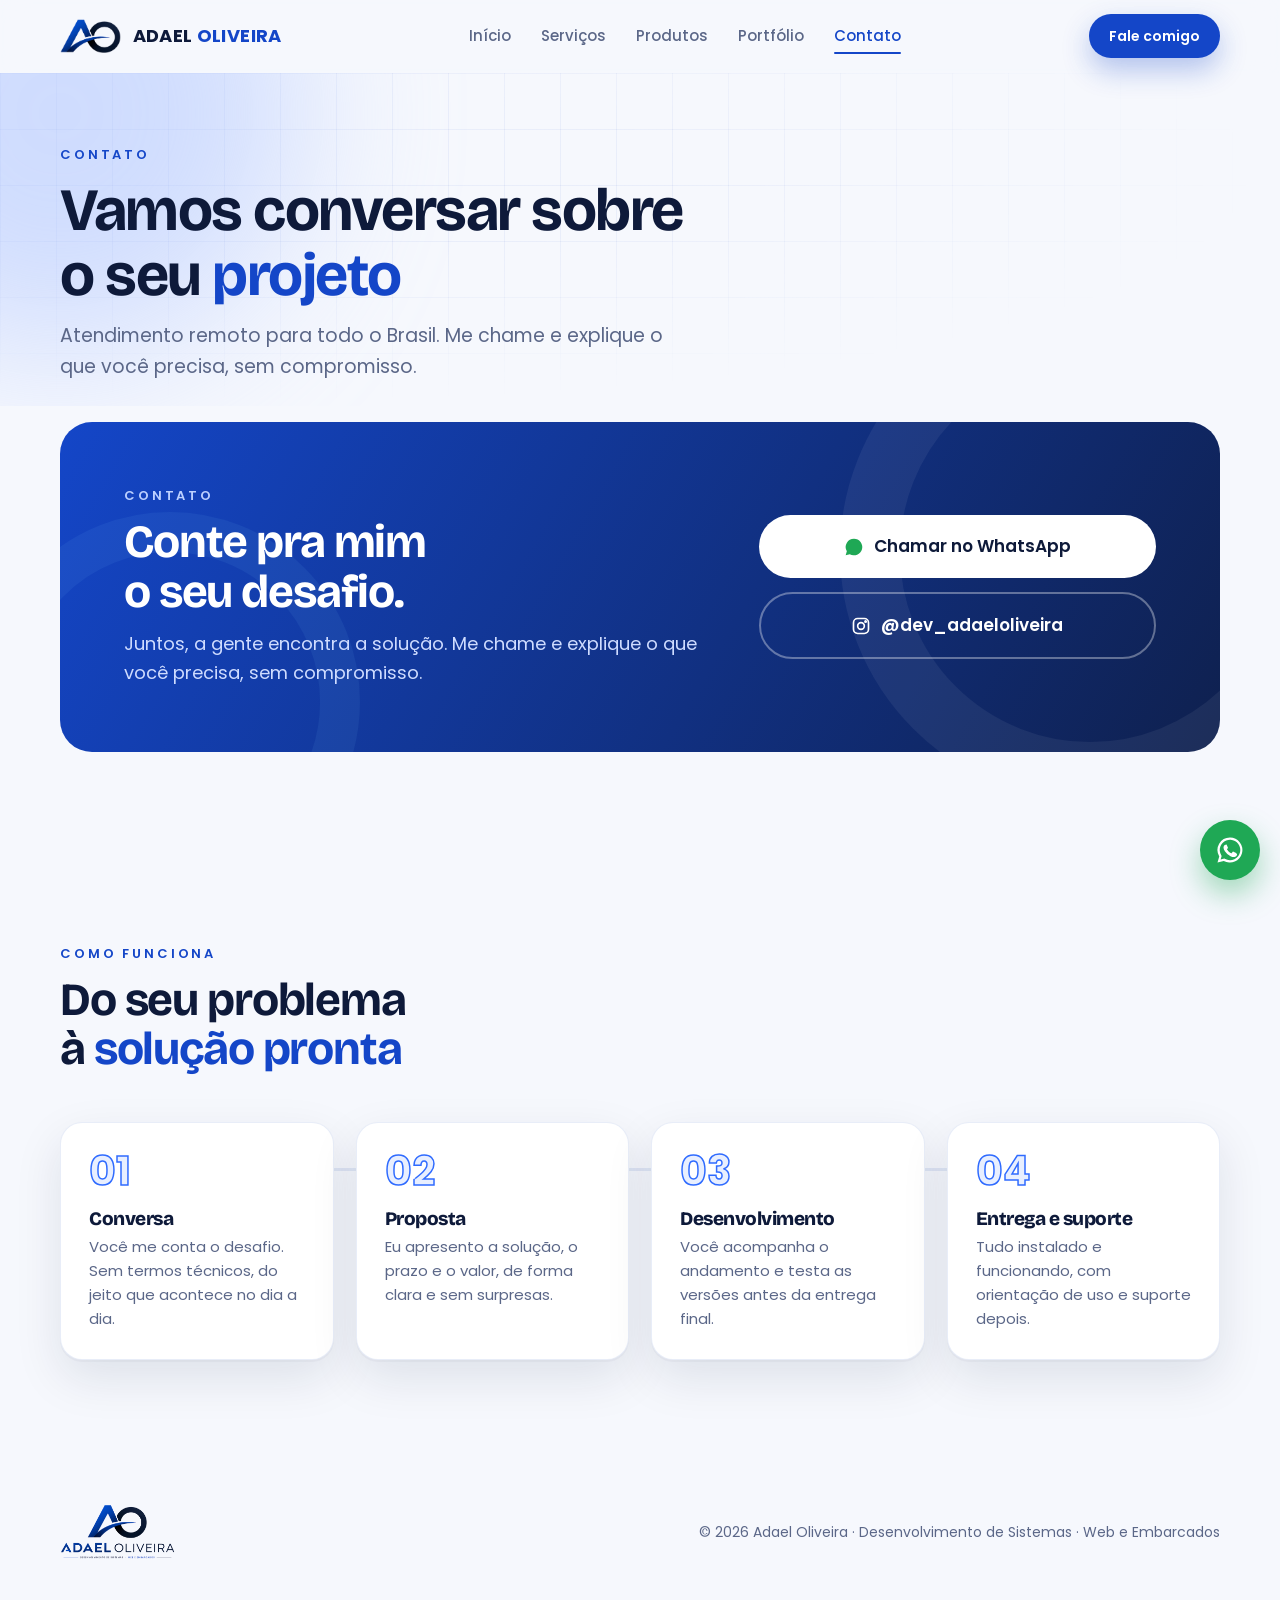
<file: contato.html>
<!doctype html>
<html lang="pt-BR">
<head>
<meta charset="utf-8">
<meta name="viewport" content="width=device-width, initial-scale=1">
<title>Contato · Adael Oliveira</title>
<meta name="description" content="Fale comigo pelo WhatsApp ou Instagram e conte o seu desafio. Atendimento remoto para todo o Brasil.">
<meta name="theme-color" content="#0e1a3a">
<link rel="canonical" href="https://devadaeloliveira.com.br/contato.html">
<meta property="og:type" content="website">
<meta property="og:locale" content="pt_BR">
<meta property="og:title" content="Contato · Adael Oliveira">
<meta property="og:description" content="Fale comigo pelo WhatsApp ou Instagram e conte o seu desafio. Atendimento remoto para todo o Brasil.">
<meta property="og:url" content="https://devadaeloliveira.com.br/contato.html">
<meta property="og:image" content="https://devadaeloliveira.com.br/assets/og.jpg">
<meta name="twitter:card" content="summary_large_image">
<link rel="icon" type="image/png" sizes="32x32" href="assets/favicon-32.png">
<link rel="apple-touch-icon" href="assets/apple-touch-icon.png">
<link rel="preconnect" href="https://fonts.googleapis.com">
<link rel="preconnect" href="https://fonts.gstatic.com" crossorigin>
<link href="https://fonts.googleapis.com/css2?family=Bricolage+Grotesque:opsz,wght@12..96,500;12..96,700;12..96,800&family=JetBrains+Mono:wght@500;700&family=Poppins:wght@400;500;600;700&display=swap" rel="stylesheet">

<link rel="stylesheet" href="assets/style.css">
</head>
<body>
<div id="prog" aria-hidden="true"></div>

<header id="top">
 <div class="wrap nav">
  <a href="index.html" class="brand" aria-label="Adael Oliveira, início"><img src="assets/logo_mark.png" alt="" width="64" height="36"><span>ADAEL <b>OLIVEIRA</b></span></a>
  <nav class="menu" id="menu">
   <a href="index.html">Início</a><a href="servicos.html">Serviços</a><a href="produtos.html">Produtos</a><a href="portfolio.html">Portfólio</a><a href="contato.html">Contato</a>
  </nav>
  <a class="btn btn-primary js-wa" href="contato.html">Fale comigo</a>
  <button class="burger" id="burger" aria-label="Abrir menu" aria-expanded="false"><span></span><span></span><span></span></button>
 </div>
</header>

<main>
<section class="page-hero">
 <div class="blob" style="width:480px;height:480px;background:#a9c1ff;left:-180px;top:-200px"></div>
 <div class="wrap">
  <div class="reveal">
   <div class="kicker">Contato</div>
   <h1>Vamos conversar sobre<br>o seu <span class="blue">projeto</span></h1>
   <p class="sub">Atendimento remoto para todo o Brasil. Me chame e explique o que você precisa, sem compromisso.</p>
  </div>
 </div>
</section>

<section id="contato" style="padding-top:16px">
 <div class="wrap">
  <div class="contact reveal">
   <div style="position:relative;z-index:1">
    <div class="kicker" style="color:#bcd0ff">Contato</div>
    <h2>Conte pra mim<br>o seu desafio.</h2>
    <p>Juntos, a gente encontra a solução. Me chame e explique o que você precisa, sem compromisso.</p>
   </div>
   <div class="links">
    <a class="btn btn-white js-wa" href="#" target="_blank" rel="noopener"><svg viewBox="0 0 24 24" fill="#1fa855"><path d="M12 2a10 10 0 0 0-8.6 15.1L2 22l5-1.3A10 10 0 1 0 12 2zm4.5 12.1c-.2-.1-1.5-.7-1.7-.8s-.4-.1-.6.1-.7.8-.8 1-.3.2-.5.1a6.7 6.7 0 0 1-3.3-2.9c-.3-.4.3-.4.7-1.3.1-.2 0-.3 0-.4l-.8-1.8c-.2-.5-.4-.4-.6-.4h-.5a1 1 0 0 0-.7.3 3 3 0 0 0-.9 2.2 5.2 5.2 0 0 0 1.1 2.7 11.8 11.8 0 0 0 4.5 4c1.7.7 2.4.8 3.2.7a2.8 2.8 0 0 0 1.8-1.3 2.3 2.3 0 0 0 .2-1.3c-.1-.1-.3-.2-.5-.3z"/></svg>Chamar no WhatsApp</a>
    <a class="btn btn-line js-ig" href="#" target="_blank" rel="noopener"><svg viewBox="0 0 24 24" fill="none" stroke="currentColor" stroke-width="2"><rect x="3" y="3" width="18" height="18" rx="5"/><circle cx="12" cy="12" r="4"/><circle cx="17.5" cy="6.5" r=".8" fill="currentColor"/></svg><span class="js-ig-text">Instagram</span></a>
   </div>
  </div>
 </div>
</section>
<section id="como">
 <div class="wrap">
  <div class="reveal">
   <div class="kicker">Como funciona</div>
   <h2>Do seu problema<br>à <span class="blue">solução pronta</span></h2>
  </div>
  <div class="steps">
   <div class="wire" aria-hidden="true"><i></i></div>
   <div class="card step reveal"><h3>Conversa</h3><p>Você me conta o desafio. Sem termos técnicos, do jeito que acontece no dia a dia.</p></div>
   <div class="card step reveal"><h3>Proposta</h3><p>Eu apresento a solução, o prazo e o valor, de forma clara e sem surpresas.</p></div>
   <div class="card step reveal"><h3>Desenvolvimento</h3><p>Você acompanha o andamento e testa as versões antes da entrega final.</p></div>
   <div class="card step reveal"><h3>Entrega e suporte</h3><p>Tudo instalado e funcionando, com orientação de uso e suporte depois.</p></div>
  </div>
 </div>
</section>

</main>

<footer>
 <div class="wrap foot">
  <img src="assets/logo_full.png" alt="Adael Oliveira · Desenvolvimento de Sistemas · Web e Embarcados" width="116" height="56">
  <div>© <span id="ano">2026</span> Adael Oliveira · Desenvolvimento de Sistemas · Web e Embarcados</div>
 </div>
</footer>

<a class="wa-float js-wa" href="#" target="_blank" rel="noopener" aria-label="Chamar no WhatsApp"><svg viewBox="0 0 24 24" fill="currentColor"><path d="M12 2a10 10 0 0 0-8.6 15.1L2 22l5-1.3A10 10 0 1 0 12 2zm0 18.2a8.2 8.2 0 0 1-4.2-1.2l-.3-.2-3 .8.8-2.9-.2-.3A8.2 8.2 0 1 1 12 20.2zm4.5-6.1c-.2-.1-1.5-.7-1.7-.8s-.4-.1-.6.1-.7.8-.8 1-.3.2-.5.1a6.7 6.7 0 0 1-3.3-2.9c-.3-.4.3-.4.7-1.3.1-.2 0-.3 0-.4l-.8-1.8c-.2-.5-.4-.4-.6-.4h-.5a1 1 0 0 0-.7.3 3 3 0 0 0-.9 2.2 5.2 5.2 0 0 0 1.1 2.7 11.8 11.8 0 0 0 4.5 4c1.7.7 2.4.8 3.2.7a2.8 2.8 0 0 0 1.8-1.3 2.3 2.3 0 0 0 .2-1.3c-.1-.1-.3-.2-.5-.3z"/></svg></a>

<script src="assets/main.js"></script>
</body>
</html>
</file>
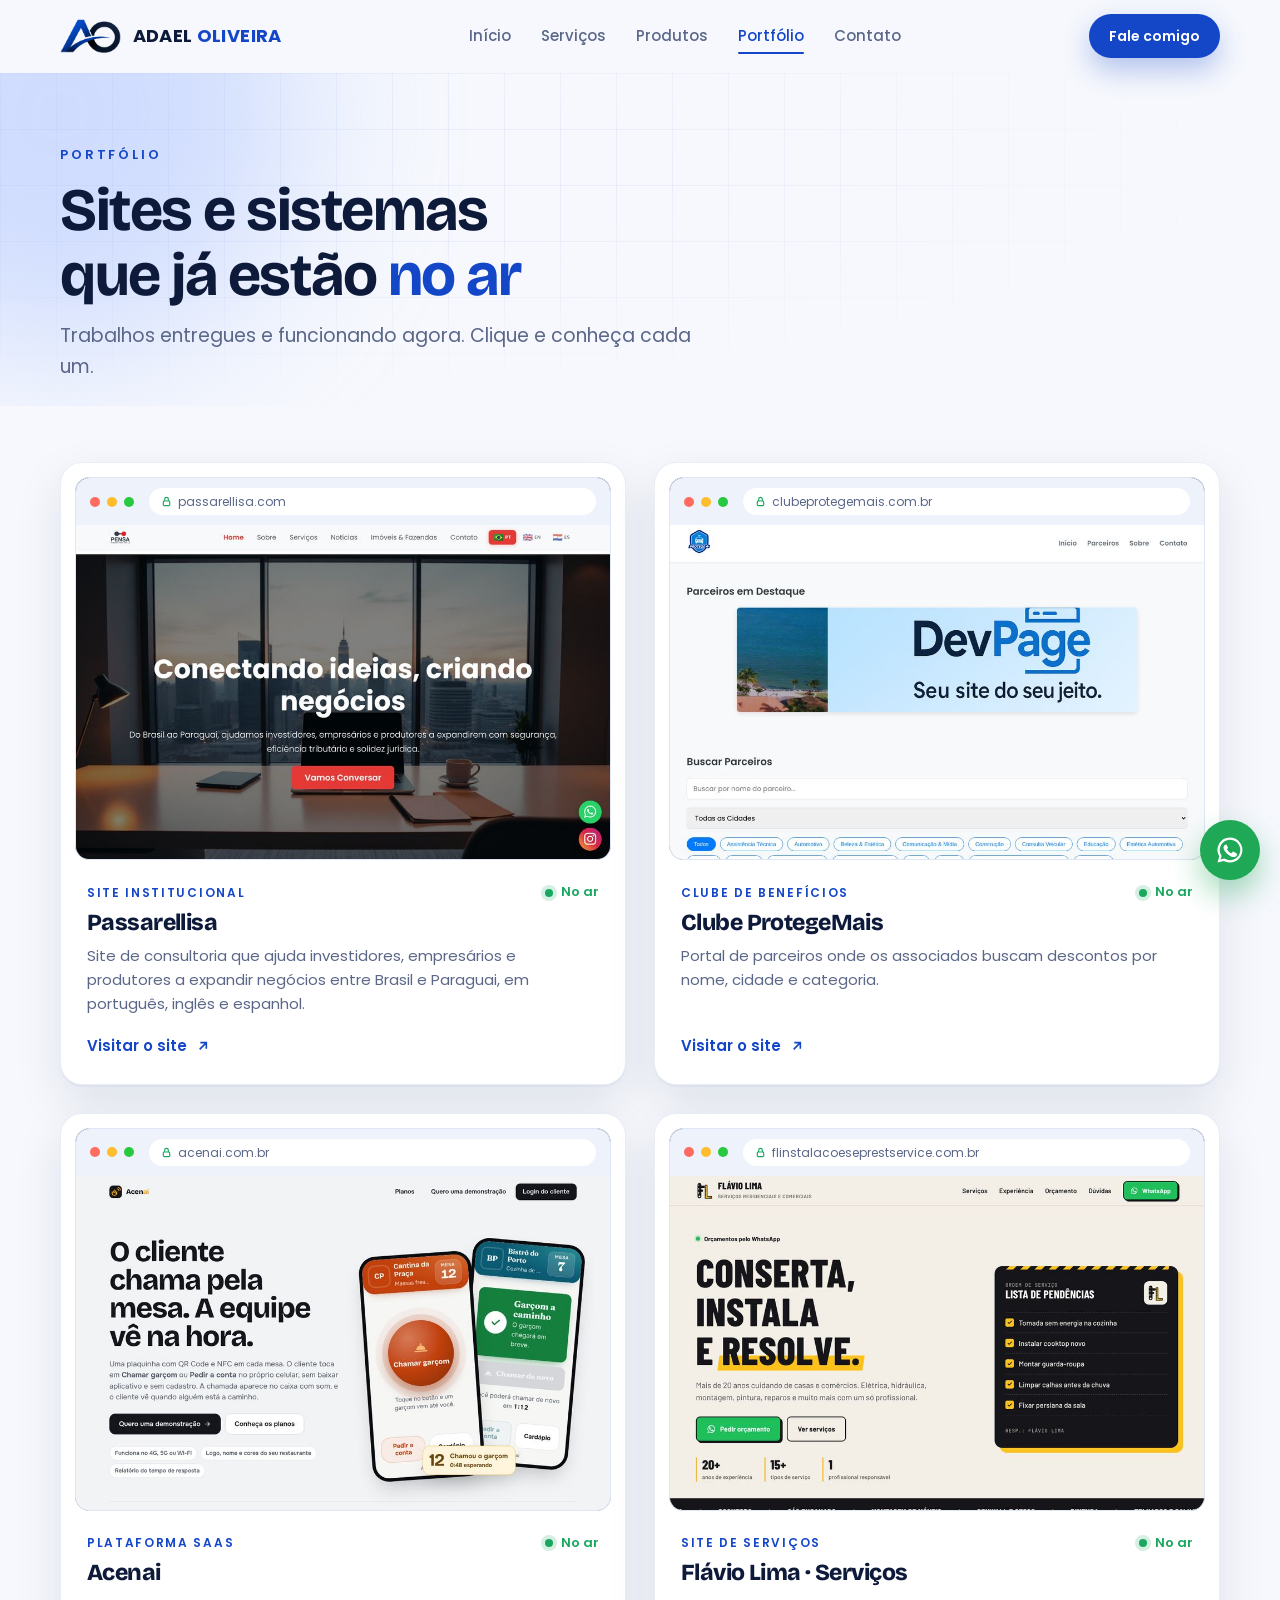
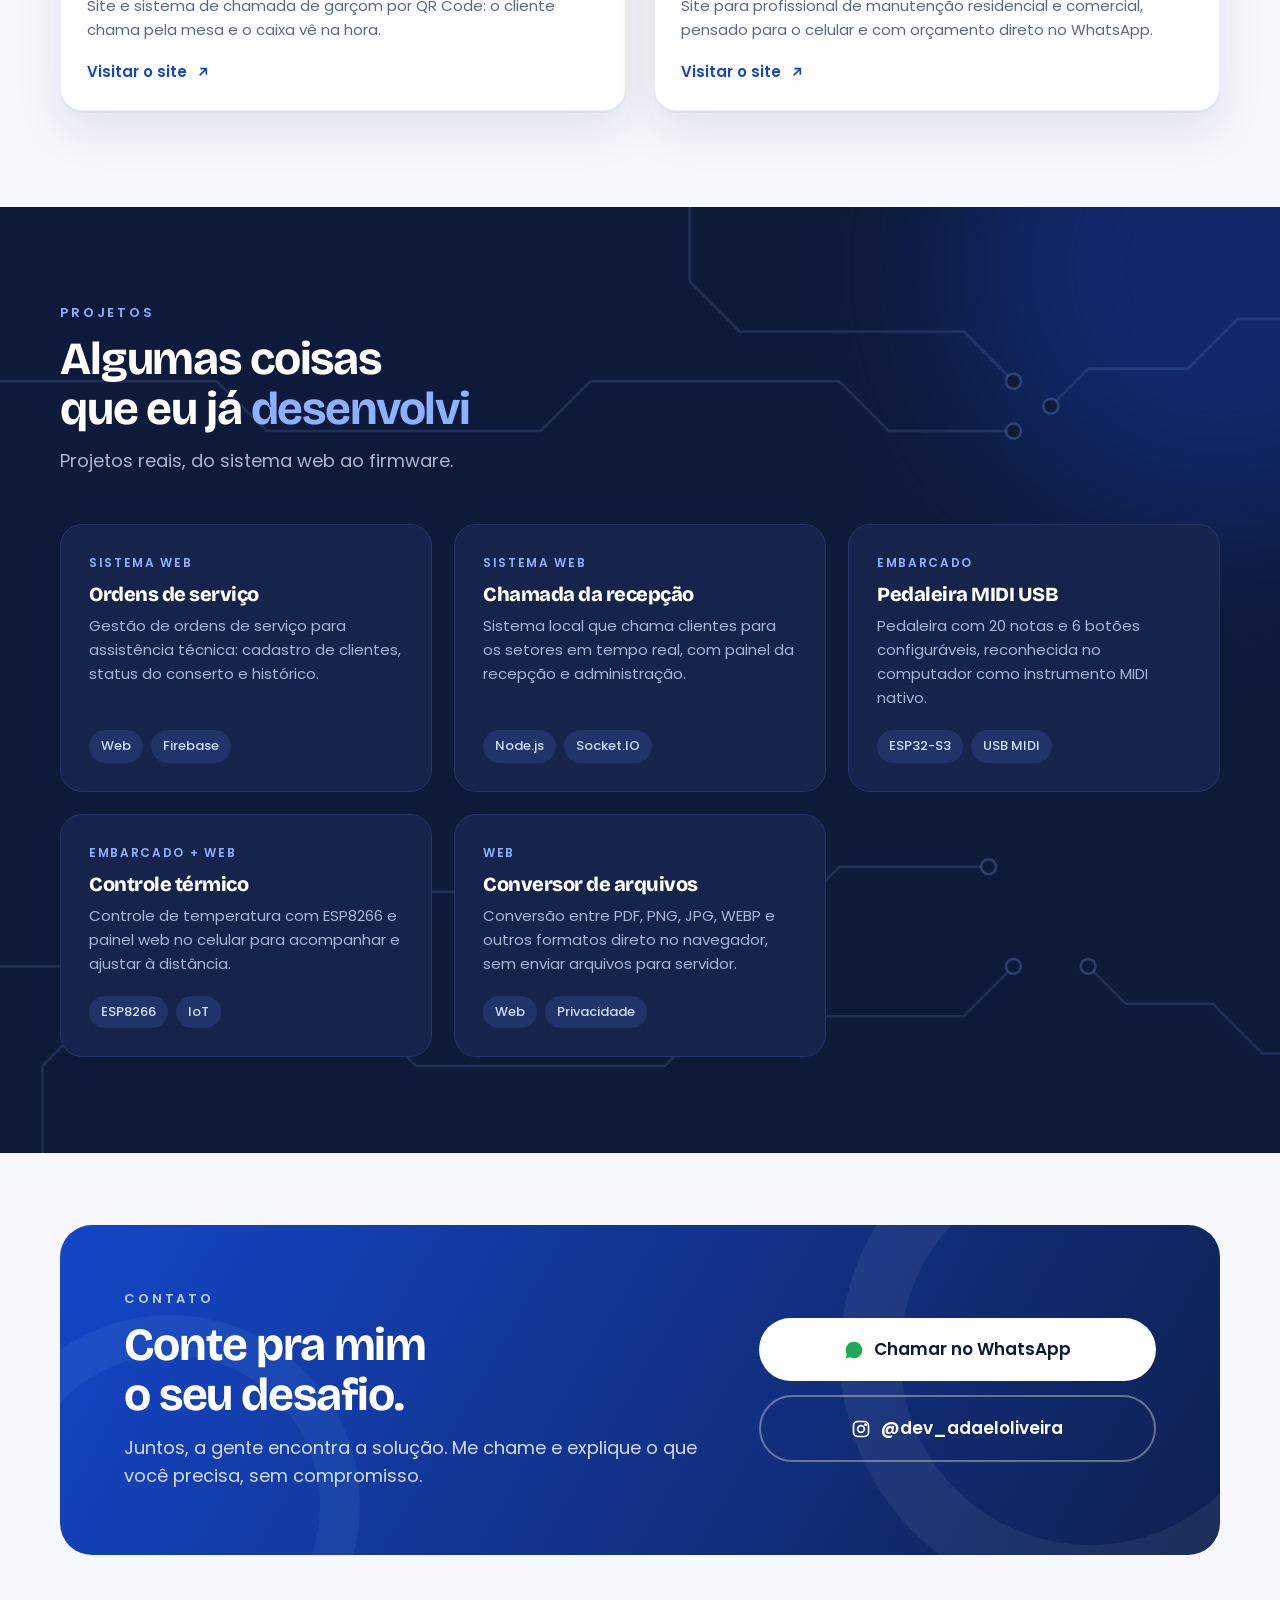
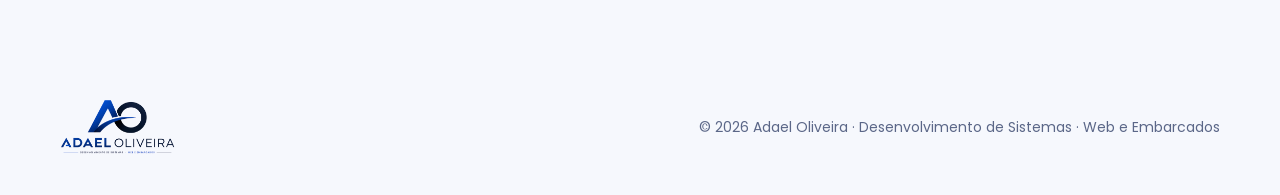
<file: portfolio.html>
<!doctype html>
<html lang="pt-BR">
<head>
<meta charset="utf-8">
<meta name="viewport" content="width=device-width, initial-scale=1">
<title>Portfólio · Sites e sistemas no ar · Adael Oliveira</title>
<meta name="description" content="Sites e sistemas entregues e funcionando: Passarellisa, Clube ProtegeMais, Acenai e Flávio Lima, além de projetos web e embarcados.">
<meta name="theme-color" content="#0e1a3a">
<link rel="canonical" href="https://devadaeloliveira.com.br/portfolio.html">
<meta property="og:type" content="website">
<meta property="og:locale" content="pt_BR">
<meta property="og:title" content="Portfólio · Sites e sistemas no ar · Adael Oliveira">
<meta property="og:description" content="Sites e sistemas entregues e funcionando: Passarellisa, Clube ProtegeMais, Acenai e Flávio Lima, além de projetos web e embarcados.">
<meta property="og:url" content="https://devadaeloliveira.com.br/portfolio.html">
<meta property="og:image" content="https://devadaeloliveira.com.br/assets/og.jpg">
<meta name="twitter:card" content="summary_large_image">
<link rel="icon" type="image/png" sizes="32x32" href="assets/favicon-32.png">
<link rel="apple-touch-icon" href="assets/apple-touch-icon.png">
<link rel="preconnect" href="https://fonts.googleapis.com">
<link rel="preconnect" href="https://fonts.gstatic.com" crossorigin>
<link href="https://fonts.googleapis.com/css2?family=Bricolage+Grotesque:opsz,wght@12..96,500;12..96,700;12..96,800&family=JetBrains+Mono:wght@500;700&family=Poppins:wght@400;500;600;700&display=swap" rel="stylesheet">

<link rel="stylesheet" href="assets/style.css">
</head>
<body>
<div id="prog" aria-hidden="true"></div>

<header id="top">
 <div class="wrap nav">
  <a href="index.html" class="brand" aria-label="Adael Oliveira, início"><img src="assets/logo_mark.png" alt="" width="64" height="36"><span>ADAEL <b>OLIVEIRA</b></span></a>
  <nav class="menu" id="menu">
   <a href="index.html">Início</a><a href="servicos.html">Serviços</a><a href="produtos.html">Produtos</a><a href="portfolio.html">Portfólio</a><a href="contato.html">Contato</a>
  </nav>
  <a class="btn btn-primary js-wa" href="contato.html">Fale comigo</a>
  <button class="burger" id="burger" aria-label="Abrir menu" aria-expanded="false"><span></span><span></span><span></span></button>
 </div>
</header>

<main>
<section class="page-hero">
 <div class="blob" style="width:480px;height:480px;background:#a9c1ff;left:-180px;top:-200px"></div>
 <div class="wrap">
  <div class="reveal">
   <div class="kicker">Portfólio</div>
   <h1>Sites e sistemas<br>que já estão <span class="blue">no ar</span></h1>
   <p class="sub">Trabalhos entregues e funcionando agora. Clique e conheça cada um.</p>
  </div>
 </div>
</section>

<section id="sites" style="padding-top:8px">
 <div class="wrap">
  <div class="sites">
   <a class="card site reveal" href="https://www.passarellisa.com/" target="_blank" rel="noopener">
    <div class="browser"><div class="bar"><i></i><i></i><i></i><span class="url"><svg viewBox="0 0 24 24"><rect x="5" y="11" width="14" height="10" rx="2"/><path d="M8 11V7a4 4 0 0 1 8 0v4"/></svg>passarellisa.com</span></div><div class="shot"><img src="assets/sites/passarellisa.jpg" alt="Página inicial do site Passarellisa" loading="lazy" width="960" height="600"></div></div>
    <div class="info"><div style="display:flex;align-items:center;gap:12px"><span class="stype">Site institucional</span><span class="live">No ar</span></div><h3>Passarellisa</h3><p>Site de consultoria que ajuda investidores, empresários e produtores a expandir negócios entre Brasil e Paraguai, em português, inglês e espanhol.</p><span class="go">Visitar o site <svg viewBox="0 0 24 24"><path d="M7 17 17 7M8 7h9v9"/></svg></span></div>
   </a>
   <a class="card site reveal" href="https://clubeprotegemais.com.br/" target="_blank" rel="noopener">
    <div class="browser"><div class="bar"><i></i><i></i><i></i><span class="url"><svg viewBox="0 0 24 24"><rect x="5" y="11" width="14" height="10" rx="2"/><path d="M8 11V7a4 4 0 0 1 8 0v4"/></svg>clubeprotegemais.com.br</span></div><div class="shot"><img src="assets/sites/protegemais.jpg" alt="Página inicial do site Clube ProtegeMais" loading="lazy" width="960" height="600"></div></div>
    <div class="info"><div style="display:flex;align-items:center;gap:12px"><span class="stype">Clube de benefícios</span><span class="live">No ar</span></div><h3>Clube ProtegeMais</h3><p>Portal de parceiros onde os associados buscam descontos por nome, cidade e categoria.</p><span class="go">Visitar o site <svg viewBox="0 0 24 24"><path d="M7 17 17 7M8 7h9v9"/></svg></span></div>
   </a>
   <a class="card site reveal" href="https://acenai.com.br/" target="_blank" rel="noopener">
    <div class="browser"><div class="bar"><i></i><i></i><i></i><span class="url"><svg viewBox="0 0 24 24"><rect x="5" y="11" width="14" height="10" rx="2"/><path d="M8 11V7a4 4 0 0 1 8 0v4"/></svg>acenai.com.br</span></div><div class="shot"><img src="assets/sites/acenai.jpg" alt="Página inicial do site Acenai" loading="lazy" width="960" height="600"></div></div>
    <div class="info"><div style="display:flex;align-items:center;gap:12px"><span class="stype">Plataforma SaaS</span><span class="live">No ar</span></div><h3>Acenai</h3><p>Site e sistema de chamada de garçom por QR Code: o cliente chama pela mesa e o caixa vê na hora.</p><span class="go">Visitar o site <svg viewBox="0 0 24 24"><path d="M7 17 17 7M8 7h9v9"/></svg></span></div>
   </a>
   <a class="card site reveal" href="https://flinstalacoeseprestservice.com.br/" target="_blank" rel="noopener">
    <div class="browser"><div class="bar"><i></i><i></i><i></i><span class="url"><svg viewBox="0 0 24 24"><rect x="5" y="11" width="14" height="10" rx="2"/><path d="M8 11V7a4 4 0 0 1 8 0v4"/></svg>flinstalacoeseprestservice.com.br</span></div><div class="shot"><img src="assets/sites/flavio-lima.jpg" alt="Página inicial do site Flávio Lima · Serviços" loading="lazy" width="960" height="600"></div></div>
    <div class="info"><div style="display:flex;align-items:center;gap:12px"><span class="stype">Site de serviços</span><span class="live">No ar</span></div><h3>Flávio Lima · Serviços</h3><p>Site para profissional de manutenção residencial e comercial, pensado para o celular e com orçamento direto no WhatsApp.</p><span class="go">Visitar o site <svg viewBox="0 0 24 24"><path d="M7 17 17 7M8 7h9v9"/></svg></span></div>
   </a>
  </div>
 </div>
</section>

<section id="projetos" class="dark">
 <div class="blob" style="width:520px;height:520px;background:#1446c8;right:-200px;top:-200px;opacity:.35"></div>
 <svg class="circuit" viewBox="0 0 1200 760" preserveAspectRatio="xMidYMid slice" aria-hidden="true">
  <g id="drs">
   <path id="d1" class="tr" d="M-20 140 H260 L300 180 H520 L560 140 H760 L800 180 H900"/>
   <path id="d2" class="tr" d="M-20 610 H180 L240 550 H470 L510 590 H700 L760 530 H880"/>
   <path id="d3" class="tr" d="M120 760 V690 L160 650 H380 L420 690 H620 L660 650 H860 L900 610"/>
   <path id="d4" class="tr" d="M1220 90 H1080 L1040 130 H960 L930 160"/>
   <path id="d5" class="tr" d="M1220 680 H1100 L1060 640 H990 L960 610"/>
   <path id="d6" class="tr" d="M640 -20 V60 L680 100 H860 L900 140"/>
  </g>
  <g class="pads">
   <circle class="pad" cx="900" cy="180" r="6" style="animation-delay:1.6s"/><circle class="pad" cx="880" cy="530" r="6" style="animation-delay:1.7s"/>
   <circle class="pad" cx="900" cy="610" r="6" style="animation-delay:1.8s"/><circle class="pad" cx="930" cy="160" r="6" style="animation-delay:1.6s"/>
   <circle class="pad" cx="960" cy="610" r="6" style="animation-delay:1.7s"/><circle class="pad" cx="900" cy="140" r="6" style="animation-delay:1.5s"/>
  </g>
  <g class="pulses"></g>
 </svg>
 <div class="wrap" style="position:relative">
  <div class="reveal">
   <div class="kicker">Projetos</div>
   <h2>Algumas coisas<br>que eu já <span style="color:#8fb0ff">desenvolvi</span></h2>
   <p class="sub">Projetos reais, do sistema web ao firmware.</p>
  </div>
  <div class="proj">
      <div class="pj reveal"><div class="type">Sistema Web</div><h3>Ordens de serviço</h3><p>Gestão de ordens de serviço para assistência técnica: cadastro de clientes, status do conserto e histórico.</p><div class="tags"><span>Web</span><span>Firebase</span></div></div>
   <div class="pj reveal"><div class="type">Sistema Web</div><h3>Chamada da recepção</h3><p>Sistema local que chama clientes para os setores em tempo real, com painel da recepção e administração.</p><div class="tags"><span>Node.js</span><span>Socket.IO</span></div></div>
   <div class="pj reveal"><div class="type">Embarcado</div><h3>Pedaleira MIDI USB</h3><p>Pedaleira com 20 notas e 6 botões configuráveis, reconhecida no computador como instrumento MIDI nativo.</p><div class="tags"><span>ESP32-S3</span><span>USB MIDI</span></div></div>
   <div class="pj reveal"><div class="type">Embarcado + Web</div><h3>Controle térmico</h3><p>Controle de temperatura com ESP8266 e painel web no celular para acompanhar e ajustar à distância.</p><div class="tags"><span>ESP8266</span><span>IoT</span></div></div>
   <div class="pj reveal"><div class="type">Web</div><h3>Conversor de arquivos</h3><p>Conversão entre PDF, PNG, JPG, WEBP e outros formatos direto no navegador, sem enviar arquivos para servidor.</p><div class="tags"><span>Web</span><span>Privacidade</span></div></div>
  </div>
 </div>
</section>

<section id="contato" style="padding-top:72px">
 <div class="wrap">
  <div class="contact reveal">
   <div style="position:relative;z-index:1">
    <div class="kicker" style="color:#bcd0ff">Contato</div>
    <h2>Conte pra mim<br>o seu desafio.</h2>
    <p>Juntos, a gente encontra a solução. Me chame e explique o que você precisa, sem compromisso.</p>
   </div>
   <div class="links">
    <a class="btn btn-white js-wa" href="#" target="_blank" rel="noopener"><svg viewBox="0 0 24 24" fill="#1fa855"><path d="M12 2a10 10 0 0 0-8.6 15.1L2 22l5-1.3A10 10 0 1 0 12 2zm4.5 12.1c-.2-.1-1.5-.7-1.7-.8s-.4-.1-.6.1-.7.8-.8 1-.3.2-.5.1a6.7 6.7 0 0 1-3.3-2.9c-.3-.4.3-.4.7-1.3.1-.2 0-.3 0-.4l-.8-1.8c-.2-.5-.4-.4-.6-.4h-.5a1 1 0 0 0-.7.3 3 3 0 0 0-.9 2.2 5.2 5.2 0 0 0 1.1 2.7 11.8 11.8 0 0 0 4.5 4c1.7.7 2.4.8 3.2.7a2.8 2.8 0 0 0 1.8-1.3 2.3 2.3 0 0 0 .2-1.3c-.1-.1-.3-.2-.5-.3z"/></svg>Chamar no WhatsApp</a>
    <a class="btn btn-line js-ig" href="#" target="_blank" rel="noopener"><svg viewBox="0 0 24 24" fill="none" stroke="currentColor" stroke-width="2"><rect x="3" y="3" width="18" height="18" rx="5"/><circle cx="12" cy="12" r="4"/><circle cx="17.5" cy="6.5" r=".8" fill="currentColor"/></svg><span class="js-ig-text">Instagram</span></a>
   </div>
  </div>
 </div>
</section>
</main>

<footer>
 <div class="wrap foot">
  <img src="assets/logo_full.png" alt="Adael Oliveira · Desenvolvimento de Sistemas · Web e Embarcados" width="116" height="56">
  <div>© <span id="ano">2026</span> Adael Oliveira · Desenvolvimento de Sistemas · Web e Embarcados</div>
 </div>
</footer>

<a class="wa-float js-wa" href="#" target="_blank" rel="noopener" aria-label="Chamar no WhatsApp"><svg viewBox="0 0 24 24" fill="currentColor"><path d="M12 2a10 10 0 0 0-8.6 15.1L2 22l5-1.3A10 10 0 1 0 12 2zm0 18.2a8.2 8.2 0 0 1-4.2-1.2l-.3-.2-3 .8.8-2.9-.2-.3A8.2 8.2 0 1 1 12 20.2zm4.5-6.1c-.2-.1-1.5-.7-1.7-.8s-.4-.1-.6.1-.7.8-.8 1-.3.2-.5.1a6.7 6.7 0 0 1-3.3-2.9c-.3-.4.3-.4.7-1.3.1-.2 0-.3 0-.4l-.8-1.8c-.2-.5-.4-.4-.6-.4h-.5a1 1 0 0 0-.7.3 3 3 0 0 0-.9 2.2 5.2 5.2 0 0 0 1.1 2.7 11.8 11.8 0 0 0 4.5 4c1.7.7 2.4.8 3.2.7a2.8 2.8 0 0 0 1.8-1.3 2.3 2.3 0 0 0 .2-1.3c-.1-.1-.3-.2-.5-.3z"/></svg></a>

<script src="assets/main.js"></script>
</body>
</html>
</file>
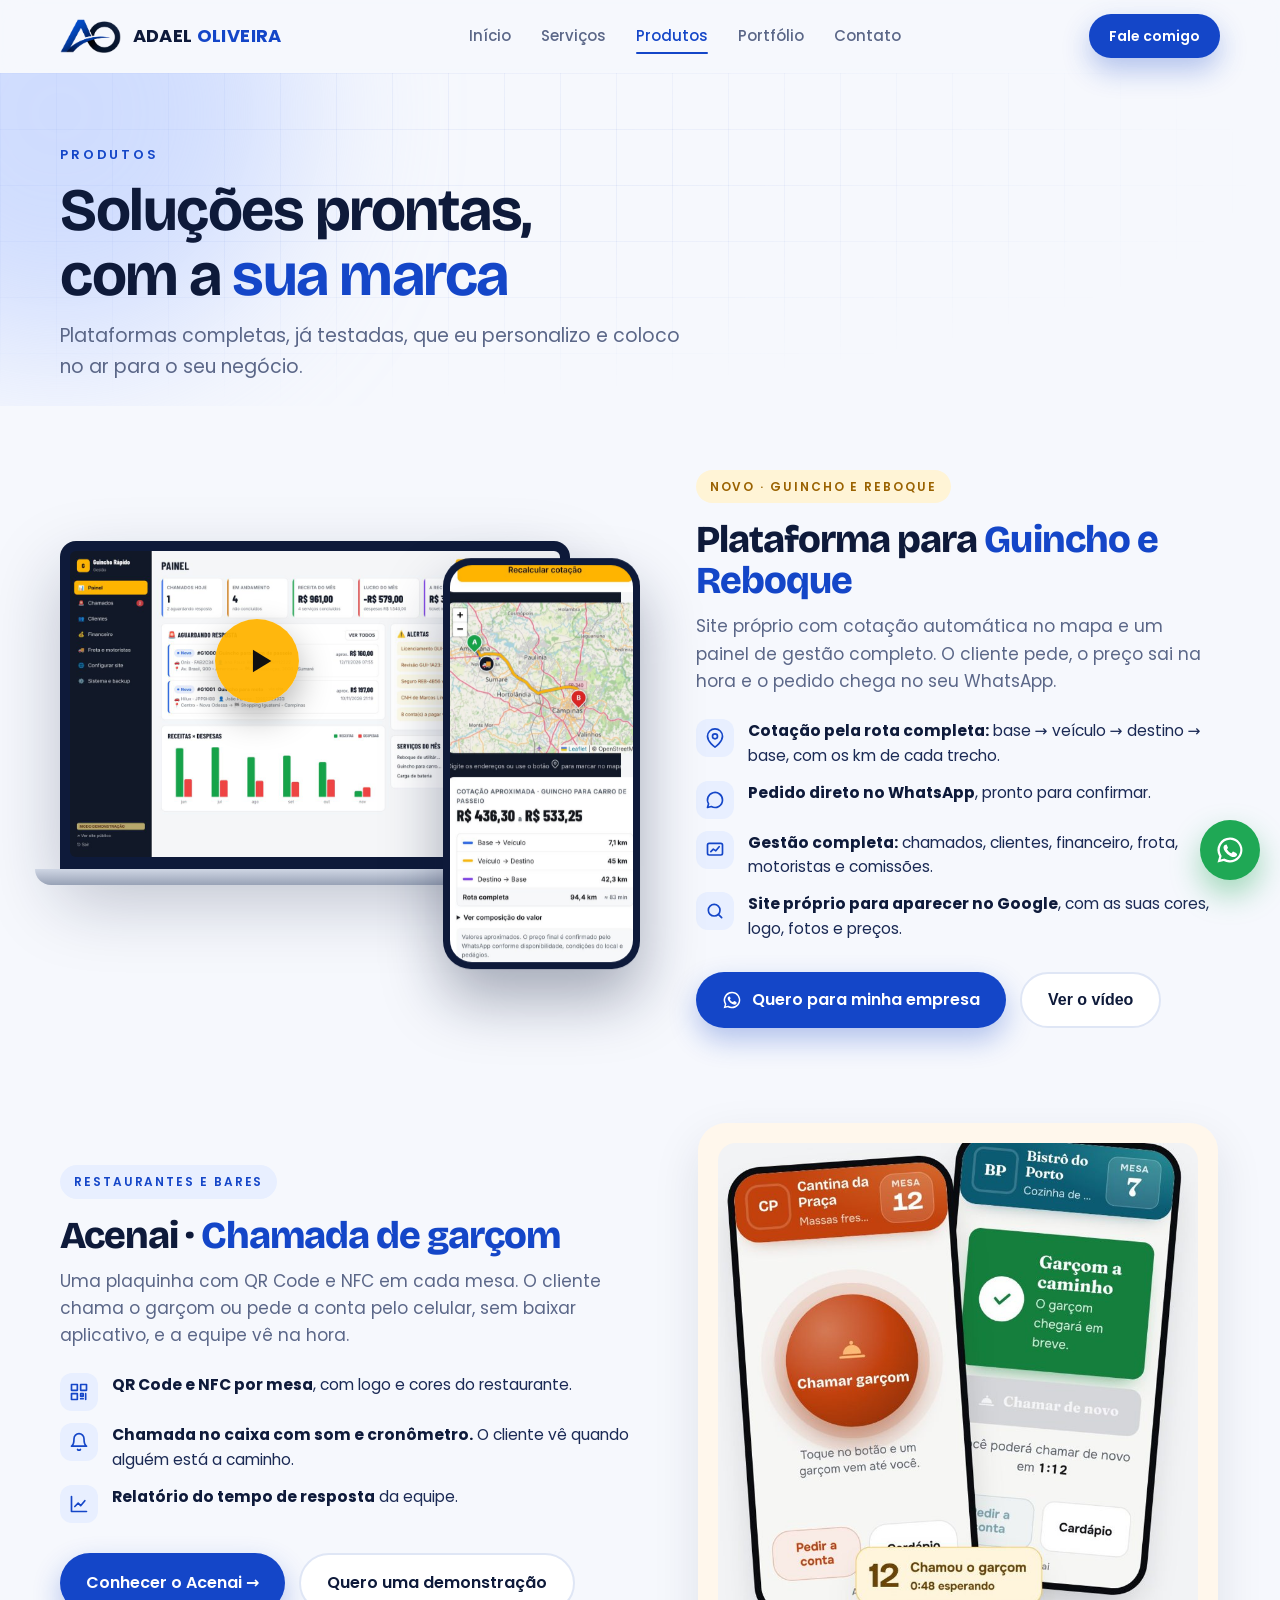
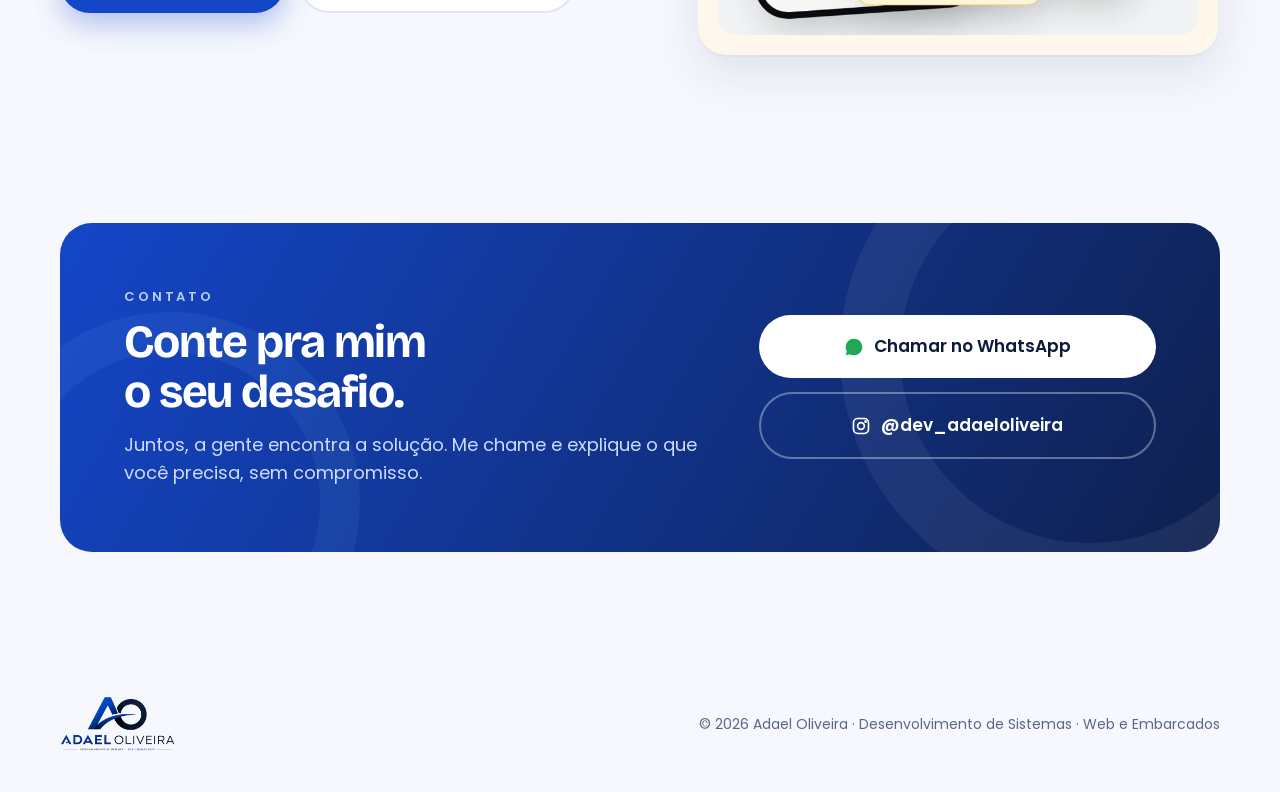
<file: produtos.html>
<!doctype html>
<html lang="pt-BR">
<head>
<meta charset="utf-8">
<meta name="viewport" content="width=device-width, initial-scale=1">
<title>Produtos · Plataforma para Guincho e Acenai · Adael Oliveira</title>
<meta name="description" content="Plataforma para guincho e reboque com cotação no mapa e painel de gestão, e Acenai, chamada de garçom por QR Code. Soluções prontas com a sua marca.">
<meta name="theme-color" content="#0e1a3a">
<link rel="canonical" href="https://devadaeloliveira.com.br/produtos.html">
<meta property="og:type" content="website">
<meta property="og:locale" content="pt_BR">
<meta property="og:title" content="Produtos · Plataforma para Guincho e Acenai · Adael Oliveira">
<meta property="og:description" content="Plataforma para guincho e reboque com cotação no mapa e painel de gestão, e Acenai, chamada de garçom por QR Code. Soluções prontas com a sua marca.">
<meta property="og:url" content="https://devadaeloliveira.com.br/produtos.html">
<meta property="og:image" content="https://devadaeloliveira.com.br/assets/og.jpg">
<meta name="twitter:card" content="summary_large_image">
<link rel="icon" type="image/png" sizes="32x32" href="assets/favicon-32.png">
<link rel="apple-touch-icon" href="assets/apple-touch-icon.png">
<link rel="preconnect" href="https://fonts.googleapis.com">
<link rel="preconnect" href="https://fonts.gstatic.com" crossorigin>
<link href="https://fonts.googleapis.com/css2?family=Bricolage+Grotesque:opsz,wght@12..96,500;12..96,700;12..96,800&family=JetBrains+Mono:wght@500;700&family=Poppins:wght@400;500;600;700&display=swap" rel="stylesheet">

<link rel="stylesheet" href="assets/style.css">
</head>
<body>
<div id="prog" aria-hidden="true"></div>

<header id="top">
 <div class="wrap nav">
  <a href="index.html" class="brand" aria-label="Adael Oliveira, início"><img src="assets/logo_mark.png" alt="" width="64" height="36"><span>ADAEL <b>OLIVEIRA</b></span></a>
  <nav class="menu" id="menu">
   <a href="index.html">Início</a><a href="servicos.html">Serviços</a><a href="produtos.html">Produtos</a><a href="portfolio.html">Portfólio</a><a href="contato.html">Contato</a>
  </nav>
  <a class="btn btn-primary js-wa" href="contato.html">Fale comigo</a>
  <button class="burger" id="burger" aria-label="Abrir menu" aria-expanded="false"><span></span><span></span><span></span></button>
 </div>
</header>

<main>
<section class="page-hero">
 <div class="blob" style="width:480px;height:480px;background:#a9c1ff;left:-180px;top:-200px"></div>
 <div class="wrap">
  <div class="reveal">
   <div class="kicker">Produtos</div>
   <h1>Soluções prontas,<br>com a <span class="blue">sua marca</span></h1>
   <p class="sub">Plataformas completas, já testadas, que eu personalizo e coloco no ar para o seu negócio.</p>
  </div>
 </div>
</section>

<section id="produtos" style="padding-top:8px">
 <div class="wrap">

  <div class="prod" id="guincho">
   <div class="prod-media reveal">
    <div class="mock-lap" data-par="-0.04"><img src="assets/guincho-painel.jpg" alt="Painel de gestão da plataforma para guincho" loading="lazy" width="1280" height="800"></div>
    <div class="mock-ph" data-par="0.10"><img src="assets/guincho-cotacao.jpg" alt="Cotação com rota completa no mapa, no celular" loading="lazy" width="540" height="1168"></div>
    <button class="play" id="playGuincho" aria-label="Assistir ao vídeo da plataforma para guincho"><svg viewBox="0 0 24 24" fill="#111"><path d="M7 4v16l13-8z"/></svg></button>
   </div>
   <div class="reveal">
    <span class="prod-tag amber">Novo · Guincho e reboque</span>
    <h3>Plataforma para <span class="blue">Guincho e Reboque</span></h3>
    <p class="desc">Site próprio com cotação automática no mapa e um painel de gestão completo. O cliente pede, o preço sai na hora e o pedido chega no seu WhatsApp.</p>
    <ul class="feat">
     <li><span class="fi"><svg viewBox="0 0 24 24"><path d="M21 10c0 7-9 13-9 13S3 17 3 10a9 9 0 0 1 18 0z"/><circle cx="12" cy="10" r="3"/></svg></span><span><b>Cotação pela rota completa:</b> base → veículo → destino → base, com os km de cada trecho.</span></li>
     <li><span class="fi"><svg viewBox="0 0 24 24"><path d="M21 12a9 9 0 0 1-13.4 7.8L3 21l1.3-4.4A9 9 0 1 1 21 12z"/></svg></span><span><b>Pedido direto no WhatsApp</b>, pronto para confirmar.</span></li>
     <li><span class="fi"><svg viewBox="0 0 24 24"><rect x="3" y="4" width="18" height="14" rx="2"/><path d="M7 14l3-3 3 2 4-5"/></svg></span><span><b>Gestão completa:</b> chamados, clientes, financeiro, frota, motoristas e comissões.</span></li>
     <li><span class="fi"><svg viewBox="0 0 24 24"><circle cx="11" cy="11" r="7"/><path d="M20 20l-4-4"/></svg></span><span><b>Site próprio para aparecer no Google</b>, com as suas cores, logo, fotos e preços.</span></li>
    </ul>
    <div class="cta-row" style="margin-top:0">
     <a class="btn btn-primary js-wa" data-msg="Olá, Adael! Tenho interesse na Plataforma para Guincho e Reboque." href="contato.html"><svg viewBox="0 0 24 24" fill="currentColor"><path d="M12 2a10 10 0 0 0-8.6 15.1L2 22l5-1.3A10 10 0 1 0 12 2zm0 18.2a8.2 8.2 0 0 1-4.2-1.2l-.3-.2-3 .8.8-2.9-.2-.3A8.2 8.2 0 1 1 12 20.2zm4.5-6.1c-.2-.1-1.5-.7-1.7-.8s-.4-.1-.6.1-.7.8-.8 1-.3.2-.5.1a6.7 6.7 0 0 1-3.3-2.9c-.3-.4.3-.4.7-1.3.1-.2 0-.3 0-.4l-.8-1.8c-.2-.5-.4-.4-.6-.4h-.5a1 1 0 0 0-.7.3 3 3 0 0 0-.9 2.2 5.2 5.2 0 0 0 1.1 2.7 11.8 11.8 0 0 0 4.5 4c1.7.7 2.4.8 3.2.7a2.8 2.8 0 0 0 1.8-1.3 2.3 2.3 0 0 0 .2-1.3c-.1-.1-.3-.2-.5-.3z"/></svg>Quero para minha empresa</a>
     <button class="btn btn-ghost" id="playGuincho2" type="button">Ver o vídeo</button>
    </div>
   </div>
  </div>

  <div class="prod rev" id="acenai">
   <div class="prod-media reveal" style="min-height:0">
    <div class="acen-img" data-tilt><img src="assets/acenai.jpg" alt="Acenai: tela do cliente chamando o garçom pela mesa" loading="lazy" width="774" height="792"></div>
   </div>
   <div class="reveal">
    <span class="prod-tag">Restaurantes e bares</span>
    <h3>Acenai · <span class="blue">Chamada de garçom</span></h3>
    <p class="desc">Uma plaquinha com QR Code e NFC em cada mesa. O cliente chama o garçom ou pede a conta pelo celular, sem baixar aplicativo, e a equipe vê na hora.</p>
    <ul class="feat">
     <li><span class="fi"><svg viewBox="0 0 24 24"><rect x="3" y="3" width="7" height="7"/><rect x="14" y="3" width="7" height="7"/><rect x="3" y="14" width="7" height="7"/><path d="M14 14h3v3h-3zM20 14v7M14 20h3"/></svg></span><span><b>QR Code e NFC por mesa</b>, com logo e cores do restaurante.</span></li>
     <li><span class="fi"><svg viewBox="0 0 24 24"><path d="M18 8a6 6 0 0 0-12 0c0 7-3 9-3 9h18s-3-2-3-9M13.7 21a2 2 0 0 1-3.4 0"/></svg></span><span><b>Chamada no caixa com som e cronômetro.</b> O cliente vê quando alguém está a caminho.</span></li>
     <li><span class="fi"><svg viewBox="0 0 24 24"><path d="M3 3v18h18"/><path d="M7 15l4-4 3 3 5-6"/></svg></span><span><b>Relatório do tempo de resposta</b> da equipe.</span></li>
    </ul>
    <div class="cta-row" style="margin-top:0">
     <a class="btn btn-primary" href="https://acenai.com.br" target="_blank" rel="noopener">Conhecer o Acenai →</a>
     <a class="btn btn-ghost js-wa" data-msg="Olá, Adael! Quero uma demonstração do Acenai." href="contato.html">Quero uma demonstração</a>
    </div>
   </div>
  </div>
 </div>
</section>

<dialog class="vmodal" id="vmodal" aria-label="Vídeo da plataforma para guincho">
 <button class="x" id="vclose">Fechar ✕</button>
 <video id="vguincho" src="assets/guincho-video.mp4" poster="assets/guincho-poster.jpg" controls playsinline preload="none"></video>
</dialog>

<section id="contato" style="padding-top:72px">
 <div class="wrap">
  <div class="contact reveal">
   <div style="position:relative;z-index:1">
    <div class="kicker" style="color:#bcd0ff">Contato</div>
    <h2>Conte pra mim<br>o seu desafio.</h2>
    <p>Juntos, a gente encontra a solução. Me chame e explique o que você precisa, sem compromisso.</p>
   </div>
   <div class="links">
    <a class="btn btn-white js-wa" href="#" target="_blank" rel="noopener"><svg viewBox="0 0 24 24" fill="#1fa855"><path d="M12 2a10 10 0 0 0-8.6 15.1L2 22l5-1.3A10 10 0 1 0 12 2zm4.5 12.1c-.2-.1-1.5-.7-1.7-.8s-.4-.1-.6.1-.7.8-.8 1-.3.2-.5.1a6.7 6.7 0 0 1-3.3-2.9c-.3-.4.3-.4.7-1.3.1-.2 0-.3 0-.4l-.8-1.8c-.2-.5-.4-.4-.6-.4h-.5a1 1 0 0 0-.7.3 3 3 0 0 0-.9 2.2 5.2 5.2 0 0 0 1.1 2.7 11.8 11.8 0 0 0 4.5 4c1.7.7 2.4.8 3.2.7a2.8 2.8 0 0 0 1.8-1.3 2.3 2.3 0 0 0 .2-1.3c-.1-.1-.3-.2-.5-.3z"/></svg>Chamar no WhatsApp</a>
    <a class="btn btn-line js-ig" href="#" target="_blank" rel="noopener"><svg viewBox="0 0 24 24" fill="none" stroke="currentColor" stroke-width="2"><rect x="3" y="3" width="18" height="18" rx="5"/><circle cx="12" cy="12" r="4"/><circle cx="17.5" cy="6.5" r=".8" fill="currentColor"/></svg><span class="js-ig-text">Instagram</span></a>
   </div>
  </div>
 </div>
</section>
</main>

<footer>
 <div class="wrap foot">
  <img src="assets/logo_full.png" alt="Adael Oliveira · Desenvolvimento de Sistemas · Web e Embarcados" width="116" height="56">
  <div>© <span id="ano">2026</span> Adael Oliveira · Desenvolvimento de Sistemas · Web e Embarcados</div>
 </div>
</footer>

<a class="wa-float js-wa" href="#" target="_blank" rel="noopener" aria-label="Chamar no WhatsApp"><svg viewBox="0 0 24 24" fill="currentColor"><path d="M12 2a10 10 0 0 0-8.6 15.1L2 22l5-1.3A10 10 0 1 0 12 2zm0 18.2a8.2 8.2 0 0 1-4.2-1.2l-.3-.2-3 .8.8-2.9-.2-.3A8.2 8.2 0 1 1 12 20.2zm4.5-6.1c-.2-.1-1.5-.7-1.7-.8s-.4-.1-.6.1-.7.8-.8 1-.3.2-.5.1a6.7 6.7 0 0 1-3.3-2.9c-.3-.4.3-.4.7-1.3.1-.2 0-.3 0-.4l-.8-1.8c-.2-.5-.4-.4-.6-.4h-.5a1 1 0 0 0-.7.3 3 3 0 0 0-.9 2.2 5.2 5.2 0 0 0 1.1 2.7 11.8 11.8 0 0 0 4.5 4c1.7.7 2.4.8 3.2.7a2.8 2.8 0 0 0 1.8-1.3 2.3 2.3 0 0 0 .2-1.3c-.1-.1-.3-.2-.5-.3z"/></svg></a>

<script src="assets/main.js"></script>
</body>
</html>
</file>
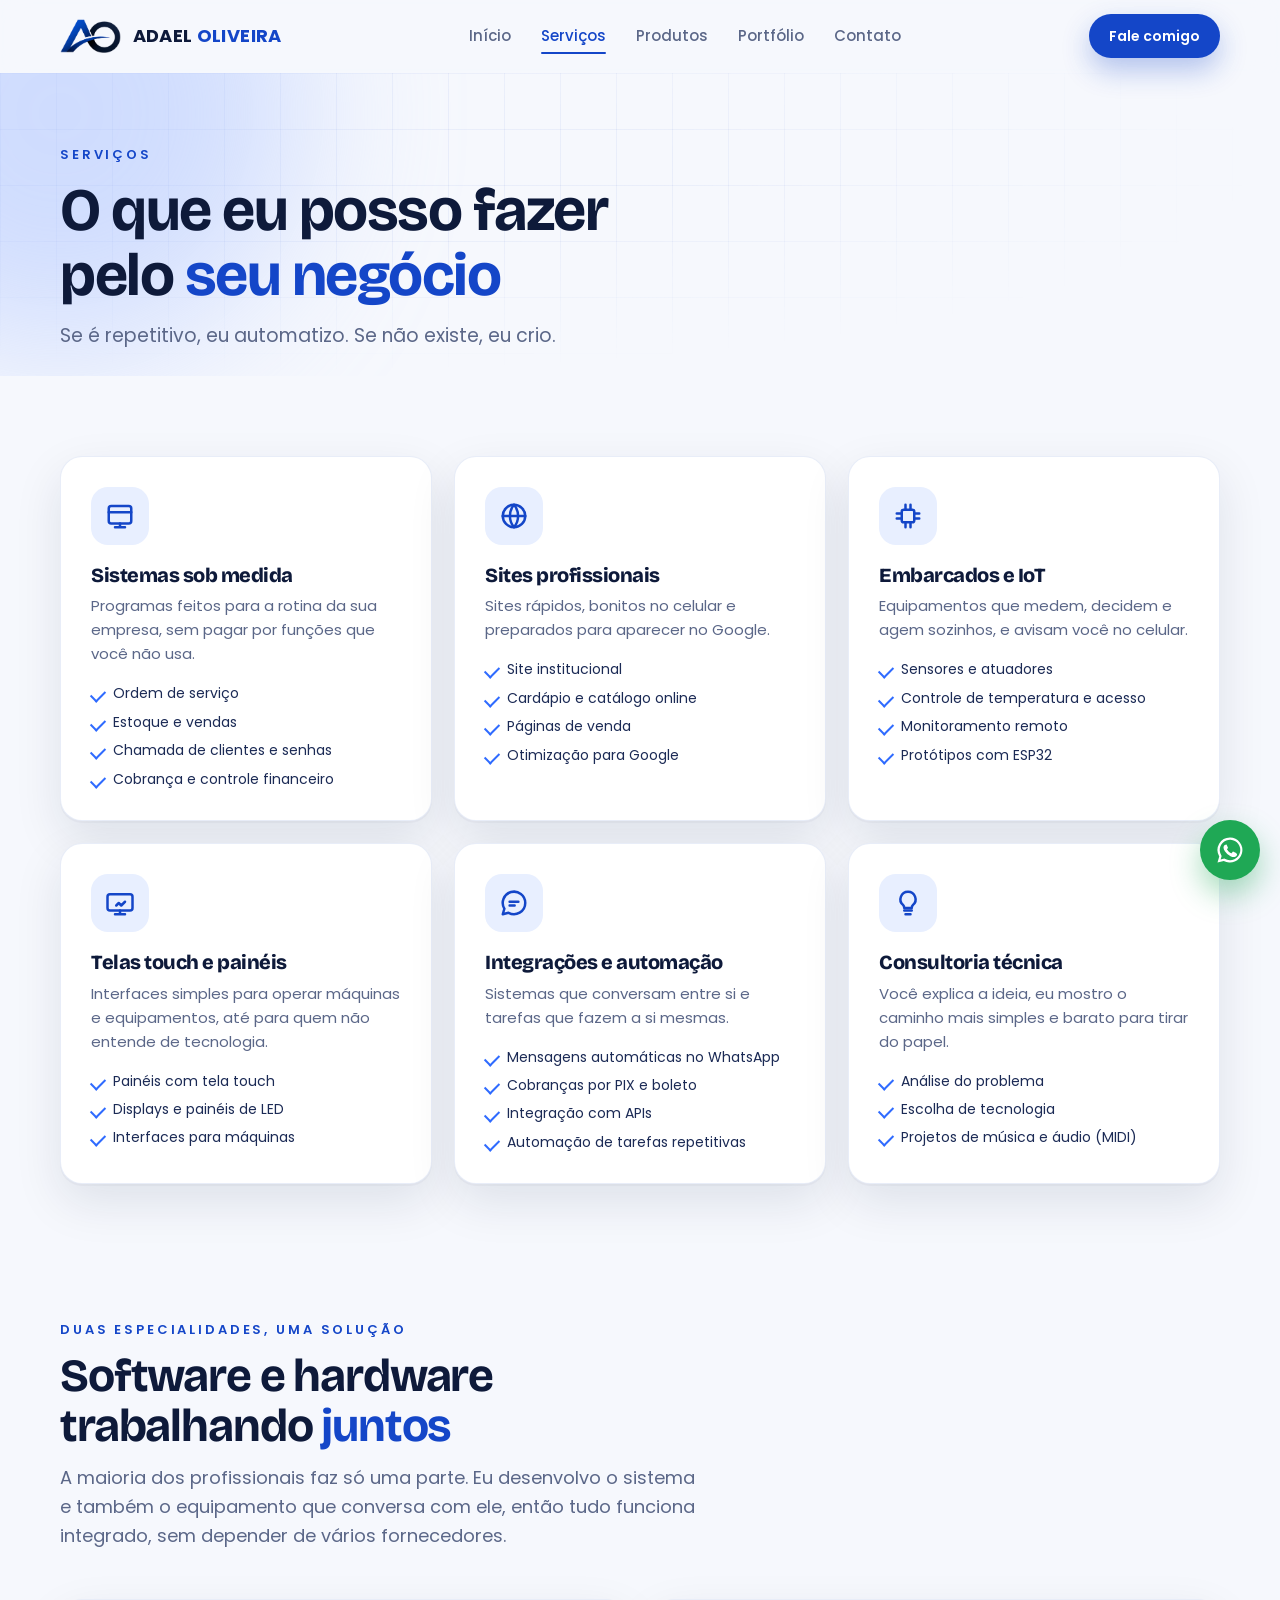
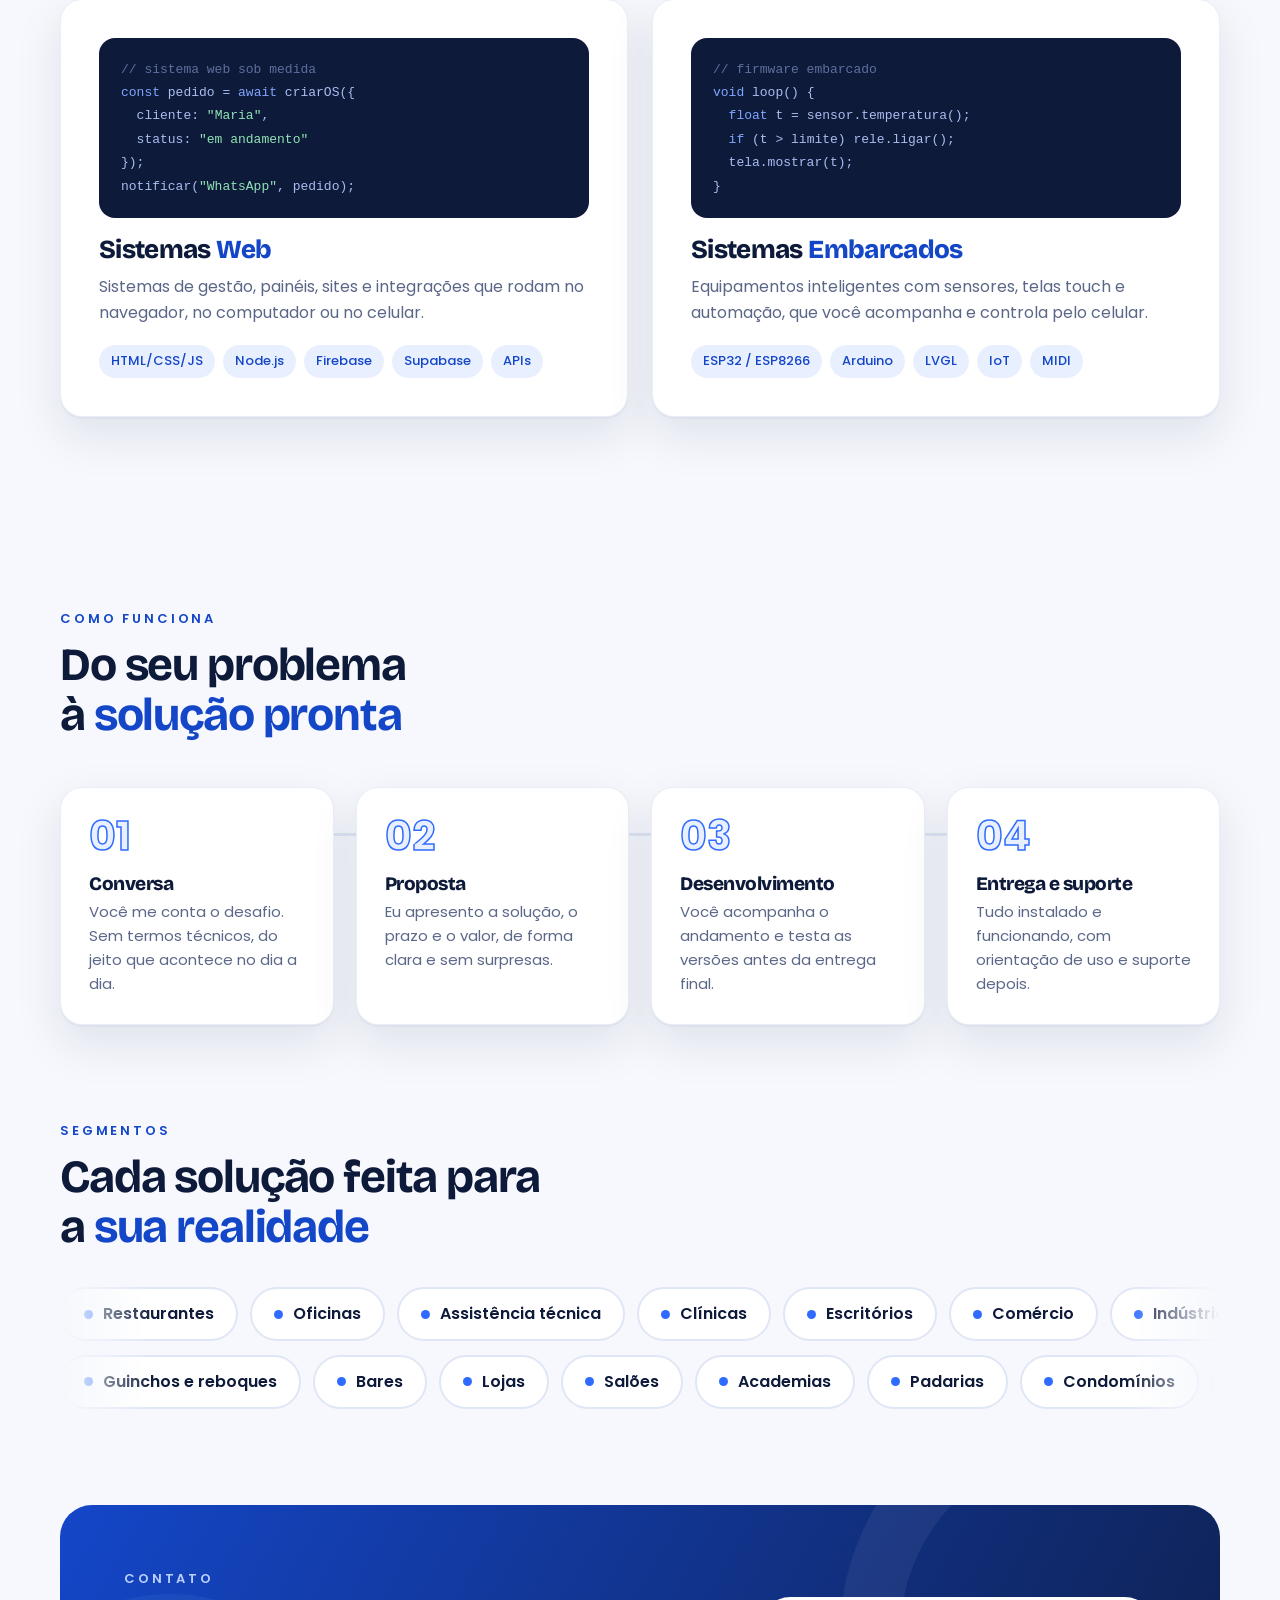
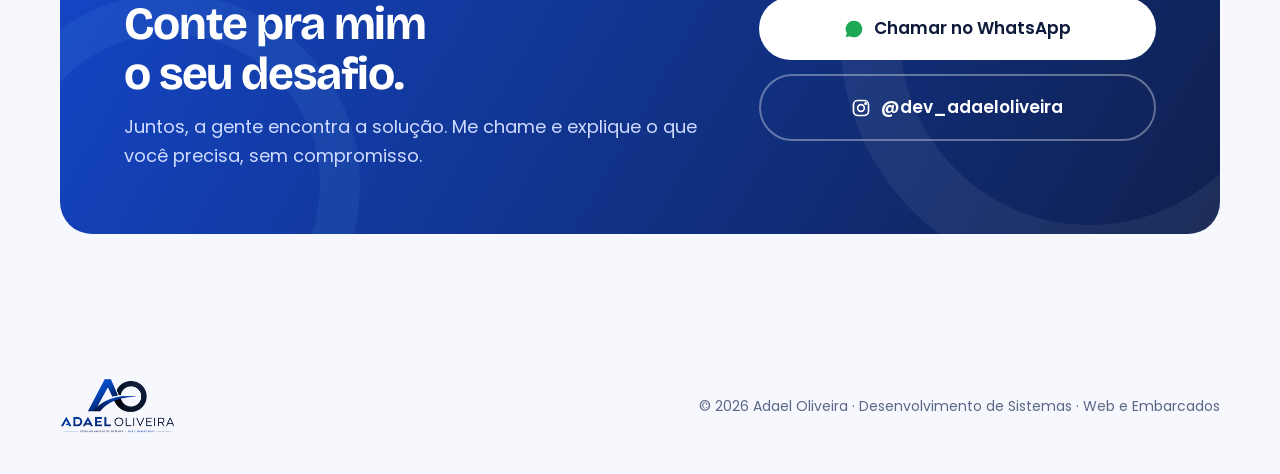
<file: servicos.html>
<!doctype html>
<html lang="pt-BR">
<head>
<meta charset="utf-8">
<meta name="viewport" content="width=device-width, initial-scale=1">
<title>Serviços · Adael Oliveira</title>
<meta name="description" content="Sistemas sob medida, sites profissionais, embarcados e IoT, telas touch, integrações e consultoria técnica. Veja como funciona e os segmentos atendidos.">
<meta name="theme-color" content="#0e1a3a">
<link rel="canonical" href="https://devadaeloliveira.com.br/servicos.html">
<meta property="og:type" content="website">
<meta property="og:locale" content="pt_BR">
<meta property="og:title" content="Serviços · Adael Oliveira">
<meta property="og:description" content="Sistemas sob medida, sites profissionais, embarcados e IoT, telas touch, integrações e consultoria técnica. Veja como funciona e os segmentos atendidos.">
<meta property="og:url" content="https://devadaeloliveira.com.br/servicos.html">
<meta property="og:image" content="https://devadaeloliveira.com.br/assets/og.jpg">
<meta name="twitter:card" content="summary_large_image">
<link rel="icon" type="image/png" sizes="32x32" href="assets/favicon-32.png">
<link rel="apple-touch-icon" href="assets/apple-touch-icon.png">
<link rel="preconnect" href="https://fonts.googleapis.com">
<link rel="preconnect" href="https://fonts.gstatic.com" crossorigin>
<link href="https://fonts.googleapis.com/css2?family=Bricolage+Grotesque:opsz,wght@12..96,500;12..96,700;12..96,800&family=JetBrains+Mono:wght@500;700&family=Poppins:wght@400;500;600;700&display=swap" rel="stylesheet">

<link rel="stylesheet" href="assets/style.css">
</head>
<body>
<div id="prog" aria-hidden="true"></div>

<header id="top">
 <div class="wrap nav">
  <a href="index.html" class="brand" aria-label="Adael Oliveira, início"><img src="assets/logo_mark.png" alt="" width="64" height="36"><span>ADAEL <b>OLIVEIRA</b></span></a>
  <nav class="menu" id="menu">
   <a href="index.html">Início</a><a href="servicos.html">Serviços</a><a href="produtos.html">Produtos</a><a href="portfolio.html">Portfólio</a><a href="contato.html">Contato</a>
  </nav>
  <a class="btn btn-primary js-wa" href="contato.html">Fale comigo</a>
  <button class="burger" id="burger" aria-label="Abrir menu" aria-expanded="false"><span></span><span></span><span></span></button>
 </div>
</header>

<main>
<section class="page-hero">
 <div class="blob" style="width:480px;height:480px;background:#a9c1ff;left:-180px;top:-200px"></div>
 <div class="wrap">
  <div class="reveal">
   <div class="kicker">Serviços</div>
   <h1>O que eu posso fazer<br>pelo <span class="blue">seu negócio</span></h1>
   <p class="sub">Se é repetitivo, eu automatizo. Se não existe, eu crio.</p>
  </div>
 </div>
</section>

<section id="servicos" style="padding-top:32px">
 <div class="wrap">
  <div class="grid3">
   <div class="card svc reveal"><div class="ico"><svg viewBox="0 0 24 24"><rect x="3" y="4" width="18" height="14" rx="2"/><path d="M3 9h18M8 21h8M12 18v3"/></svg></div><h3>Sistemas sob medida</h3><p>Programas feitos para a rotina da sua empresa, sem pagar por funções que você não usa.</p><ul><li>Ordem de serviço</li><li>Estoque e vendas</li><li>Chamada de clientes e senhas</li><li>Cobrança e controle financeiro</li></ul></div>
   <div class="card svc reveal"><div class="ico"><svg viewBox="0 0 24 24"><circle cx="12" cy="12" r="9"/><path d="M3 12h18M12 3a14 14 0 0 1 0 18M12 3a14 14 0 0 0 0 18"/></svg></div><h3>Sites profissionais</h3><p>Sites rápidos, bonitos no celular e preparados para aparecer no Google.</p><ul><li>Site institucional</li><li>Cardápio e catálogo online</li><li>Páginas de venda</li><li>Otimização para Google</li></ul></div>
   <div class="card svc reveal"><div class="ico"><svg viewBox="0 0 24 24"><rect x="7" y="7" width="10" height="10" rx="1.5"/><path d="M10 3v4M14 3v4M10 17v4M14 17v4M3 10h4M3 14h4M17 10h4M17 14h4"/></svg></div><h3>Embarcados e IoT</h3><p>Equipamentos que medem, decidem e agem sozinhos, e avisam você no celular.</p><ul><li>Sensores e atuadores</li><li>Controle de temperatura e acesso</li><li>Monitoramento remoto</li><li>Protótipos com ESP32</li></ul></div>
   <div class="card svc reveal"><div class="ico"><svg viewBox="0 0 24 24"><rect x="2" y="5" width="20" height="13" rx="2"/><path d="M12 18v3M8 21h8"/><path d="M9 14l2-2 2 2 3-3"/></svg></div><h3>Telas touch e painéis</h3><p>Interfaces simples para operar máquinas e equipamentos, até para quem não entende de tecnologia.</p><ul><li>Painéis com tela touch</li><li>Displays e painéis de LED</li><li>Interfaces para máquinas</li></ul></div>
   <div class="card svc reveal"><div class="ico"><svg viewBox="0 0 24 24"><path d="M21 12a9 9 0 0 1-13.4 7.8L3 21l1.3-4.4A9 9 0 1 1 21 12z"/><path d="M8.5 11h7M8.5 14h4"/></svg></div><h3>Integrações e automação</h3><p>Sistemas que conversam entre si e tarefas que fazem a si mesmas.</p><ul><li>Mensagens automáticas no WhatsApp</li><li>Cobranças por PIX e boleto</li><li>Integração com APIs</li><li>Automação de tarefas repetitivas</li></ul></div>
   <div class="card svc reveal"><div class="ico"><svg viewBox="0 0 24 24"><path d="M9 18h6M10 21h4"/><path d="M12 3a6 6 0 0 0-4 10.5c.8.8 1 1.5 1 2.5h6c0-1 .2-1.7 1-2.5A6 6 0 0 0 12 3z"/></svg></div><h3>Consultoria técnica</h3><p>Você explica a ideia, eu mostro o caminho mais simples e barato para tirar do papel.</p><ul><li>Análise do problema</li><li>Escolha de tecnologia</li><li>Projetos de música e áudio (MIDI)</li></ul></div>
  </div>
 </div>
</section>

<section id="sobre" style="padding-top:40px">
 <div class="wrap">
  <div class="reveal">
   <div class="kicker">Duas especialidades, uma solução</div>
   <h2>Software e hardware<br>trabalhando <span class="blue">juntos</span></h2>
   <p class="sub">A maioria dos profissionais faz só uma parte. Eu desenvolvo o sistema e também o equipamento que conversa com ele, então tudo funciona integrado, sem depender de vários fornecedores.</p>
  </div>
  <div class="duo">
   <div class="card reveal">
    <div class="code"><span class="c">// sistema web sob medida</span><br><span class="k">const</span> pedido = <span class="k">await</span> criarOS({<br>&nbsp;&nbsp;cliente: <span class="s">"Maria"</span>,<br>&nbsp;&nbsp;status: <span class="s">"em andamento"</span><br>});<br>notificar(<span class="s">"WhatsApp"</span>, pedido);</div>
    <h3>Sistemas <span class="blue">Web</span></h3>
    <p>Sistemas de gestão, painéis, sites e integrações que rodam no navegador, no computador ou no celular.</p>
    <div class="tags"><span>HTML/CSS/JS</span><span>Node.js</span><span>Firebase</span><span>Supabase</span><span>APIs</span></div>
   </div>
   <div class="card reveal">
    <div class="code"><span class="c">// firmware embarcado</span><br><span class="k">void</span> loop() {<br>&nbsp;&nbsp;<span class="k">float</span> t = sensor.temperatura();<br>&nbsp;&nbsp;<span class="k">if</span> (t &gt; limite) rele.ligar();<br>&nbsp;&nbsp;tela.mostrar(t);<br>}</div>
    <h3>Sistemas <span class="blue">Embarcados</span></h3>
    <p>Equipamentos inteligentes com sensores, telas touch e automação, que você acompanha e controla pelo celular.</p>
    <div class="tags"><span>ESP32 / ESP8266</span><span>Arduino</span><span>LVGL</span><span>IoT</span><span>MIDI</span></div>
   </div>
  </div>
 </div>
</section>

<section id="como">
 <div class="wrap">
  <div class="reveal">
   <div class="kicker">Como funciona</div>
   <h2>Do seu problema<br>à <span class="blue">solução pronta</span></h2>
  </div>
  <div class="steps">
   <div class="wire" aria-hidden="true"><i></i></div>
   <div class="card step reveal"><h3>Conversa</h3><p>Você me conta o desafio. Sem termos técnicos, do jeito que acontece no dia a dia.</p></div>
   <div class="card step reveal"><h3>Proposta</h3><p>Eu apresento a solução, o prazo e o valor, de forma clara e sem surpresas.</p></div>
   <div class="card step reveal"><h3>Desenvolvimento</h3><p>Você acompanha o andamento e testa as versões antes da entrega final.</p></div>
   <div class="card step reveal"><h3>Entrega e suporte</h3><p>Tudo instalado e funcionando, com orientação de uso e suporte depois.</p></div>
  </div>
 </div>
</section>

<section style="padding-top:0">
 <div class="wrap reveal">
  <div class="kicker">Segmentos</div>
  <h2>Cada solução feita para<br>a <span class="blue">sua realidade</span></h2>
  <div class="marq" aria-label="Segmentos atendidos"><div class="row"><div class="chips"><span>Restaurantes</span><span>Oficinas</span><span>Assistência técnica</span><span>Clínicas</span><span>Escritórios</span><span>Comércio</span><span>Indústria</span><span>Agro</span><span>Música e áudio</span></div><div class="chips" aria-hidden="true"><span>Restaurantes</span><span>Oficinas</span><span>Assistência técnica</span><span>Clínicas</span><span>Escritórios</span><span>Comércio</span><span>Indústria</span><span>Agro</span><span>Música e áudio</span></div></div><div class="row r2"><div class="chips"><span>Guinchos e reboques</span><span>Bares</span><span>Lojas</span><span>Salões</span><span>Academias</span><span>Padarias</span><span>Condomínios</span><span>Igrejas</span><span>Escolas</span></div><div class="chips" aria-hidden="true"><span>Guinchos e reboques</span><span>Bares</span><span>Lojas</span><span>Salões</span><span>Academias</span><span>Padarias</span><span>Condomínios</span><span>Igrejas</span><span>Escolas</span></div></div></div>
 </div>
</section>

<section id="contato" style="padding-top:0">
 <div class="wrap">
  <div class="contact reveal">
   <div style="position:relative;z-index:1">
    <div class="kicker" style="color:#bcd0ff">Contato</div>
    <h2>Conte pra mim<br>o seu desafio.</h2>
    <p>Juntos, a gente encontra a solução. Me chame e explique o que você precisa, sem compromisso.</p>
   </div>
   <div class="links">
    <a class="btn btn-white js-wa" href="#" target="_blank" rel="noopener"><svg viewBox="0 0 24 24" fill="#1fa855"><path d="M12 2a10 10 0 0 0-8.6 15.1L2 22l5-1.3A10 10 0 1 0 12 2zm4.5 12.1c-.2-.1-1.5-.7-1.7-.8s-.4-.1-.6.1-.7.8-.8 1-.3.2-.5.1a6.7 6.7 0 0 1-3.3-2.9c-.3-.4.3-.4.7-1.3.1-.2 0-.3 0-.4l-.8-1.8c-.2-.5-.4-.4-.6-.4h-.5a1 1 0 0 0-.7.3 3 3 0 0 0-.9 2.2 5.2 5.2 0 0 0 1.1 2.7 11.8 11.8 0 0 0 4.5 4c1.7.7 2.4.8 3.2.7a2.8 2.8 0 0 0 1.8-1.3 2.3 2.3 0 0 0 .2-1.3c-.1-.1-.3-.2-.5-.3z"/></svg>Chamar no WhatsApp</a>
    <a class="btn btn-line js-ig" href="#" target="_blank" rel="noopener"><svg viewBox="0 0 24 24" fill="none" stroke="currentColor" stroke-width="2"><rect x="3" y="3" width="18" height="18" rx="5"/><circle cx="12" cy="12" r="4"/><circle cx="17.5" cy="6.5" r=".8" fill="currentColor"/></svg><span class="js-ig-text">Instagram</span></a>
   </div>
  </div>
 </div>
</section>
</main>

<footer>
 <div class="wrap foot">
  <img src="assets/logo_full.png" alt="Adael Oliveira · Desenvolvimento de Sistemas · Web e Embarcados" width="116" height="56">
  <div>© <span id="ano">2026</span> Adael Oliveira · Desenvolvimento de Sistemas · Web e Embarcados</div>
 </div>
</footer>

<a class="wa-float js-wa" href="#" target="_blank" rel="noopener" aria-label="Chamar no WhatsApp"><svg viewBox="0 0 24 24" fill="currentColor"><path d="M12 2a10 10 0 0 0-8.6 15.1L2 22l5-1.3A10 10 0 1 0 12 2zm0 18.2a8.2 8.2 0 0 1-4.2-1.2l-.3-.2-3 .8.8-2.9-.2-.3A8.2 8.2 0 1 1 12 20.2zm4.5-6.1c-.2-.1-1.5-.7-1.7-.8s-.4-.1-.6.1-.7.8-.8 1-.3.2-.5.1a6.7 6.7 0 0 1-3.3-2.9c-.3-.4.3-.4.7-1.3.1-.2 0-.3 0-.4l-.8-1.8c-.2-.5-.4-.4-.6-.4h-.5a1 1 0 0 0-.7.3 3 3 0 0 0-.9 2.2 5.2 5.2 0 0 0 1.1 2.7 11.8 11.8 0 0 0 4.5 4c1.7.7 2.4.8 3.2.7a2.8 2.8 0 0 0 1.8-1.3 2.3 2.3 0 0 0 .2-1.3c-.1-.1-.3-.2-.5-.3z"/></svg></a>

<script src="assets/main.js"></script>
</body>
</html>
</file>
<file: assets/style.css>
:root{--navy:#0e1a3a;--navy2:#1b2a55;--blue:#1446c8;--blue2:#2f6bff;--sky:#e8efff;--line:#dfe6f5;--bg:#f6f8fd;--card:#fff;--muted:#5b6788;--ok:#1aa760;--radius:22px;--shadow:0 18px 48px rgba(14,26,58,.10),0 2px 0 rgba(14,26,58,.03)}
*{box-sizing:border-box;margin:0;padding:0}
html{scroll-behavior:smooth}
body{font-family:'Poppins',system-ui,sans-serif;background:var(--bg);color:var(--navy);line-height:1.6;-webkit-font-smoothing:antialiased;overflow-x:hidden}
img,video{max-width:100%;display:block}
a{color:inherit;text-decoration:none}
.wrap{width:min(1160px,100% - 32px);margin-inline:auto}
section{padding:96px 0}
.kicker{font-size:13px;font-weight:600;letter-spacing:.22em;text-transform:uppercase;color:var(--blue)}
h1,h2,h3{line-height:1.08;letter-spacing:-.025em;font-family:'Bricolage Grotesque','Poppins',sans-serif;font-weight:800}
h2{font-size:clamp(30px,4.4vw,46px);font-weight:700;margin-top:10px}
.sub{color:var(--muted);font-size:18px;max-width:640px;margin-top:14px}
.blue{color:var(--blue)}
.btn{display:inline-flex;align-items:center;gap:10px;font-weight:600;font-size:16px;padding:15px 26px;border-radius:999px;transition:transform .2s,box-shadow .2s,background .2s;cursor:pointer;border:0}
.btn svg{width:20px;height:20px}
.btn-primary{background:var(--blue);color:#fff;box-shadow:0 12px 28px rgba(20,70,200,.30)}
.btn-primary:hover{transform:translateY(-2px);background:#1039a8}
.btn-ghost{background:#fff;color:var(--navy);border:2px solid var(--line)}
.btn-ghost:hover{border-color:var(--blue2);transform:translateY(-2px)}
/* header */
header{position:sticky;top:0;z-index:50;background:rgba(246,248,253,.82);backdrop-filter:blur(14px);-webkit-backdrop-filter:blur(14px);border-bottom:1px solid transparent;transition:border-color .3s}
header.scrolled{border-color:var(--line)}
.nav{display:flex;align-items:center;justify-content:space-between;height:72px}
.brand{display:flex;align-items:center;gap:12px;font-weight:700;font-size:18px;letter-spacing:.02em}
.brand img{height:34px;width:auto}
.brand span b{color:var(--blue)}
.menu{display:flex;gap:30px;font-size:15px;font-weight:500;color:var(--muted)}
.menu a:hover{color:var(--blue)}
.nav .btn{padding:11px 20px;font-size:14px}
.burger{display:none;background:none;border:0;width:44px;height:44px;cursor:pointer}
.burger span{display:block;width:22px;height:2px;background:var(--navy);margin:5px auto;border-radius:2px;transition:.3s}
/* hero */
.hero{position:relative;padding:72px 0 96px;overflow:hidden}
.hero::before{content:"";position:absolute;inset:0;background-image:linear-gradient(rgba(20,70,200,.055) 1px,transparent 1px),linear-gradient(90deg,rgba(20,70,200,.055) 1px,transparent 1px);background-size:56px 56px;mask-image:radial-gradient(ellipse at 30% 40%,#000 30%,transparent 75%);-webkit-mask-image:radial-gradient(ellipse at 30% 40%,#000 30%,transparent 75%)}
.blob{position:absolute;border-radius:50%;filter:blur(80px);opacity:.5;z-index:0}
.hero-grid{position:relative;z-index:1;display:grid;grid-template-columns:1.15fr .85fr;gap:56px;align-items:center}
.badge{display:inline-flex;align-items:center;gap:10px;background:#fff;border:1px solid var(--line);border-radius:999px;padding:8px 16px 8px 10px;font-size:14px;font-weight:500;color:var(--muted);box-shadow:0 6px 18px rgba(14,26,58,.06)}
.badge i{width:10px;height:10px;border-radius:50%;background:var(--ok);box-shadow:0 0 0 4px rgba(26,167,96,.18)}
.hero h1{font-size:clamp(40px,6.4vw,72px);font-weight:700;margin-top:22px}
.hero p.lead{font-size:clamp(17px,2vw,20px);color:var(--muted);margin-top:20px;max-width:560px}
.cta-row{display:flex;flex-wrap:wrap;gap:14px;margin-top:34px}
.stats{display:flex;gap:34px;margin-top:44px;flex-wrap:wrap}
.stats div{font-size:14px;color:var(--muted)}
.stats b{display:block;font-size:22px;color:var(--navy)}
.phone{position:relative;justify-self:center;width:min(320px,100%);aspect-ratio:9/16;border-radius:38px;background:var(--navy);padding:10px;box-shadow:0 40px 80px rgba(14,26,58,.28);transform:rotate(2deg)}
.phone video{width:100%;height:100%;object-fit:cover;border-radius:30px;background:#fff}
.float{position:absolute;background:#fff;border-radius:18px;padding:14px 18px;box-shadow:var(--shadow);font-size:14px;font-weight:600;display:flex;align-items:center;gap:10px;white-space:nowrap}
.float .ic{width:36px;height:36px;border-radius:11px;background:var(--sky);display:flex;align-items:center;justify-content:center}
.float svg{width:20px;height:20px;stroke:var(--blue);fill:none;stroke-width:2;stroke-linecap:round;stroke-linejoin:round}
.f1{left:-70px;top:16%}.f2{right:-60px;bottom:18%}
/* duo */
.duo{display:grid;grid-template-columns:1fr 1fr;gap:24px;margin-top:48px}
.duo .card{padding:38px}
.card{background:var(--card);border-radius:var(--radius);box-shadow:var(--shadow);border:1px solid rgba(223,230,245,.7)}
.duo h3{font-size:26px;margin:18px 0 10px}
.duo p{color:var(--muted)}
.tags{display:flex;flex-wrap:wrap;gap:8px;margin-top:20px}
.tags span{font-size:13px;font-weight:500;background:var(--sky);color:var(--blue);padding:6px 12px;border-radius:999px}
.code{background:var(--navy);border-radius:16px;padding:20px 22px;font-family:ui-monospace,Menlo,monospace;font-size:13px;color:#a9bdf0;line-height:1.8}
.code .k{color:#7fa6ff}.code .s{color:#8fe3b5}.code .c{color:#5e6f9e}
/* services */
.grid3{display:grid;grid-template-columns:repeat(3,1fr);gap:22px;margin-top:48px}
.svc{padding:30px;transition:transform .25s,box-shadow .25s}
.svc:hover{transform:translateY(-4px);box-shadow:0 26px 60px rgba(14,26,58,.14)}
.ico{width:58px;height:58px;border-radius:17px;background:var(--sky);display:flex;align-items:center;justify-content:center}
.ico svg{width:30px;height:30px;stroke:var(--blue);fill:none;stroke-width:2;stroke-linecap:round;stroke-linejoin:round}
.svc h3{font-size:20px;margin:20px 0 8px}
.svc p{color:var(--muted);font-size:15px}
.svc ul{list-style:none;margin-top:16px;display:grid;gap:6px}
.svc li{font-size:14px;color:var(--navy2);padding-left:22px;position:relative}
.svc li::before{content:"";position:absolute;left:0;top:8px;width:12px;height:7px;border-left:2px solid var(--blue2);border-bottom:2px solid var(--blue2);transform:rotate(-45deg)}
/* projects */
.dark{background:var(--navy);color:#fff;position:relative;overflow:hidden}
.dark .sub{color:#a9b5d6}
.dark .kicker{color:#8fb0ff}
.proj{display:grid;grid-template-columns:repeat(3,1fr);gap:22px;margin-top:48px}
.pj{background:#16244b;border:1px solid #243566;border-radius:var(--radius);padding:28px;display:flex;flex-direction:column;transition:transform .25s,border-color .25s}
.pj:hover{transform:translateY(-4px);border-color:#3b5bb5}
.pj .type{font-size:12px;font-weight:600;letter-spacing:.14em;text-transform:uppercase;color:#8fb0ff}
.pj h3{font-size:20px;margin:12px 0 8px}
.pj p{color:#a9b5d6;font-size:15px;flex:1}
.pj .tags span{background:#22336a;color:#cfdcff}
.pj a.more{margin-top:18px;font-size:14px;font-weight:600;color:#8fb0ff;display:inline-flex;gap:6px;align-items:center}
.pj a.more:hover{color:#fff}
/* steps */
.steps{display:grid;grid-template-columns:repeat(4,1fr);gap:22px;margin-top:48px;counter-reset:s}
.step{padding:28px;position:relative}
.step::before{counter-increment:s;content:"0" counter(s);font-size:40px;font-weight:700;color:var(--sky);-webkit-text-stroke:1.5px var(--blue2);line-height:1}
.step h3{font-size:19px;margin:16px 0 6px}
.step p{font-size:15px;color:var(--muted)}
/* segments */
.chips{display:flex;flex-wrap:wrap;gap:12px;margin-top:36px}
.chips span{background:#fff;border:2px solid var(--line);border-radius:999px;padding:12px 22px;font-weight:600;font-size:16px;display:inline-flex;align-items:center;gap:10px}
.chips span::before{content:"";width:9px;height:9px;border-radius:50%;background:var(--blue2)}
/* produtos */
.prod{display:grid;grid-template-columns:1.05fr .95fr;gap:56px;align-items:center;margin-top:56px}
.prod+.prod{margin-top:96px}
.prod.rev .prod-media{order:2}
.prod-tag{display:inline-flex;align-items:center;gap:8px;font-size:12px;font-weight:600;letter-spacing:.16em;text-transform:uppercase;padding:7px 14px;border-radius:999px;background:var(--sky);color:var(--blue)}
.prod-tag.amber{background:#fff4d6;color:#9a6200}
.prod h3{font-size:clamp(28px,3.4vw,38px);margin:16px 0 12px}
.prod p.desc{color:var(--muted);font-size:17px}
.feat{list-style:none;display:grid;gap:12px;margin:24px 0 30px}
.feat li{display:flex;gap:14px;align-items:flex-start;font-size:15.5px;color:var(--navy2)}
.feat li b{color:var(--navy)}
.feat .fi{flex:0 0 38px;width:38px;height:38px;border-radius:12px;background:var(--sky);display:flex;align-items:center;justify-content:center}
.feat .fi svg{width:20px;height:20px;stroke:var(--blue);fill:none;stroke-width:2;stroke-linecap:round;stroke-linejoin:round}
.prod-media{position:relative;min-height:440px}
.mock-lap{position:relative;width:88%;background:var(--navy);border-radius:16px 16px 0 0;padding:10px 10px 12px;box-shadow:0 30px 70px rgba(14,26,58,.25)}
.mock-lap img{border-radius:6px;width:100%;height:auto;aspect-ratio:16/10;object-fit:cover;object-position:top left}
.mock-lap::after{content:"";position:absolute;left:-5%;right:-5%;bottom:-16px;height:16px;background:linear-gradient(#cfd6e4,#98a2b6);border-radius:0 0 18px 18px}
.mock-ph{position:absolute;right:0;bottom:-30px;width:34%;background:var(--navy);border-radius:28px;padding:7px;box-shadow:0 30px 60px rgba(14,26,58,.35)}
.mock-ph img{border-radius:22px;width:100%;height:auto;aspect-ratio:9/19.5;object-fit:cover;object-position:top}
.play{position:absolute;left:34%;top:30%;transform:translate(-50%,-50%);width:84px;height:84px;border-radius:50%;background:rgba(255,180,0,.95);border:0;cursor:pointer;display:flex;align-items:center;justify-content:center;box-shadow:0 14px 34px rgba(0,0,0,.3);transition:transform .2s}
.play:hover{transform:translate(-50%,-50%) scale(1.08)}
.play svg{width:34px;height:34px;margin-left:5px}
.acen-img{width:100%;max-width:520px;margin-inline:auto;border-radius:28px;background:#fff7ec;padding:20px;box-shadow:var(--shadow)}
.acen-img img{border-radius:18px;width:100%;height:auto}
.btn-amber{background:#FFB400;color:#111;box-shadow:0 12px 28px rgba(255,180,0,.35)}
.btn-amber:hover{transform:translateY(-2px);background:#f0a800}
.vmodal{border:0;padding:0;background:transparent;max-width:min(420px,92vw);width:100%}
.vmodal::backdrop{background:rgba(8,14,32,.82)}
.vmodal video{width:100%;border-radius:22px;background:#000;max-height:86vh}
.vmodal .x{position:absolute;top:-46px;right:0;background:#fff;border:0;border-radius:999px;padding:8px 16px;font:600 14px Poppins;cursor:pointer}
/* sites no ar */
.sites{display:grid;grid-template-columns:repeat(2,1fr);gap:28px;margin-top:48px}
.site{display:flex;flex-direction:column;padding:14px 14px 26px;transition:transform .3s,box-shadow .3s}
.site:hover{transform:translateY(-6px);box-shadow:0 30px 70px rgba(14,26,58,.16)}
.browser{border-radius:14px;overflow:hidden;background:var(--navy);border:1px solid var(--line)}
.browser .bar{display:flex;align-items:center;gap:7px;padding:10px 14px;background:#eef2fb}
.browser .bar i{width:10px;height:10px;border-radius:50%;background:#d3dbec}
.browser .bar i:nth-child(1){background:#ff6b5f}.browser .bar i:nth-child(2){background:#ffbd2e}.browser .bar i:nth-child(3){background:#28c840}
.browser .url{flex:1;min-width:0;margin-left:8px;background:#fff;border-radius:999px;padding:4px 12px;font-size:12px;color:var(--muted);white-space:nowrap;overflow:hidden;text-overflow:ellipsis;display:flex;align-items:center;gap:6px}
.browser .url svg{flex:0 0 11px;width:11px;height:11px;stroke:var(--ok);fill:none;stroke-width:2.5}
.browser .shot{aspect-ratio:16/10;overflow:hidden;background:#fff}
.browser img{width:100%;height:100%;object-fit:cover;object-position:top;transition:transform .8s cubic-bezier(.2,.7,.2,1)}
.site:hover .browser img{transform:scale(1.04)}
.site .info{padding:22px 12px 0;display:flex;flex-direction:column;flex:1}
.site .stype{font-size:12px;font-weight:600;letter-spacing:.14em;text-transform:uppercase;color:var(--blue)}
.site h3{font-size:23px;margin:8px 0 8px}
.site p{color:var(--muted);font-size:15px;flex:1}
.site .go{margin-top:18px;display:inline-flex;align-items:center;gap:8px;font-weight:600;font-size:15px;color:var(--blue)}
.site .go svg{width:16px;height:16px;stroke:currentColor;fill:none;stroke-width:2.4;transition:transform .25s}
.site:hover .go svg{transform:translate(3px,-3px)}
.live{display:inline-flex;align-items:center;gap:8px;font-size:13px;font-weight:600;color:var(--ok);margin-left:auto}
.live::before{content:"";width:8px;height:8px;border-radius:50%;background:var(--ok);box-shadow:0 0 0 4px rgba(26,167,96,.18);animation:live 2s ease-in-out infinite}
/* contact */
.contact{background:linear-gradient(135deg,#1446c8,#0e1a3a);color:#fff;border-radius:32px;padding:64px;display:grid;grid-template-columns:1.2fr .8fr;gap:40px;align-items:center;position:relative;overflow:hidden}
.contact::after{content:"";position:absolute;right:-120px;top:-120px;width:380px;height:380px;border-radius:50%;border:60px solid rgba(255,255,255,.06)}
.contact h2{color:#fff}
.contact p{color:#cfdcff;font-size:18px;margin-top:14px}
.contact .links{display:grid;gap:14px;position:relative;z-index:1}
.contact .btn{justify-content:center;padding:18px 26px;font-size:17px}
.btn-white{background:#fff;color:var(--navy)}
.btn-white:hover{transform:translateY(-2px)}
.btn-line{background:transparent;color:#fff;border:2px solid rgba(255,255,255,.35)}
.btn-line:hover{border-color:#fff;transform:translateY(-2px)}
footer{padding:48px 0 40px;color:var(--muted);font-size:14px}
.foot{display:flex;justify-content:space-between;align-items:center;gap:20px;flex-wrap:wrap}
.foot img{height:56px;width:auto}
.wa-float{position:fixed;right:20px;bottom:20px;z-index:60;width:60px;height:60px;border-radius:50%;background:#1fa855;color:#fff;display:flex;align-items:center;justify-content:center;box-shadow:0 14px 30px rgba(31,168,85,.4);transition:transform .2s}
.wa-float:hover{transform:scale(1.07)}
.wa-float svg{width:30px;height:30px}
.reveal{opacity:0;transform:translateY(28px);transition:opacity .7s ease,transform .7s ease}
.reveal.in{opacity:1;transform:none}
/* ====== movimento ====== */
.reveal{opacity:0;transform:translateY(34px) scale(.985);filter:blur(6px);transition:opacity .8s cubic-bezier(.2,.7,.2,1),transform .8s cubic-bezier(.2,.7,.2,1),filter .8s}
.reveal.in{opacity:1;transform:none;filter:none}
#prog{position:fixed;left:0;top:0;height:3px;width:100%;transform-origin:0 50%;transform:scaleX(0);background:linear-gradient(90deg,var(--blue),var(--blue2),#7fd3ff);z-index:80;box-shadow:0 0 12px rgba(47,107,255,.6)}
header{transition:border-color .3s,transform .35s cubic-bezier(.2,.7,.2,1),background .3s}
header.hide{transform:translateY(-100%)}
.menu a{position:relative;transition:color .2s}
.menu a::after{content:"";position:absolute;left:0;right:0;bottom:-6px;height:2px;border-radius:2px;background:var(--blue);transform:scaleX(0);transform-origin:left;transition:transform .3s}
.menu a:hover::after,.menu a.on::after{transform:scaleX(1)}
.menu a.on{color:var(--blue)}
/* hero: código -> circuito */
.circuit{position:absolute;inset:0;width:100%;height:100%;z-index:0;pointer-events:none}
.circuit .tr{fill:none;stroke:rgba(20,70,200,.22);stroke-width:2;stroke-linecap:round;stroke-linejoin:round;stroke-dasharray:var(--len);stroke-dashoffset:var(--len);animation:draw 1.8s cubic-bezier(.6,0,.2,1) forwards}
.circuit .pad{fill:#fff;stroke:rgba(20,70,200,.35);stroke-width:2;opacity:0;animation:pop .4s ease forwards}
.circuit .pulse{fill:var(--blue2);filter:drop-shadow(0 0 6px rgba(47,107,255,.9))}
@keyframes draw{to{stroke-dashoffset:0}}
@keyframes pop{from{opacity:0;transform:scale(.3)}to{opacity:1;transform:none}}
.hero h1 .ln{display:block;overflow:hidden;padding-bottom:.06em}
.hero h1 .ln>span{display:inline-block;transform:translateY(105%);animation:rise .9s cubic-bezier(.2,.8,.2,1) forwards}
.hero h1 .ln:nth-child(2)>span{animation-delay:.18s}
@keyframes rise{to{transform:none}}
.code-w{font-family:'JetBrains Mono',monospace;font-weight:700;font-size:.82em;letter-spacing:-.04em;color:var(--blue);background:var(--sky);border-radius:.18em;padding:0 .14em;display:inline-flex;align-items:center;white-space:nowrap}
.code-w .ty{display:inline-block;overflow:hidden;width:0;animation:type .9s steps(6) .75s forwards}
@keyframes type{to{width:6ch}}
.code-w .caret{display:inline-block;width:.09em;height:.9em;background:var(--blue);margin-left:.05em;animation:blink 1s steps(1) infinite}
@keyframes blink{50%{opacity:0}}
.circ{position:relative;display:inline-block;color:var(--navy)}
.circ svg{position:absolute;left:0;bottom:-.16em;width:100%;height:.36em;overflow:visible}
.circ svg path{fill:none;stroke:var(--blue2);stroke-width:5;stroke-linecap:round;stroke-linejoin:round;stroke-dasharray:420;stroke-dashoffset:420;animation:draw 1.1s cubic-bezier(.6,0,.2,1) 1.55s forwards}
.circ svg circle{fill:#fff;stroke:var(--blue2);stroke-width:4;opacity:0;animation:pop .35s ease 2.5s forwards}
.circ svg circle.glow{fill:var(--blue2);stroke:none;animation:pop .35s ease 2.5s forwards,glow 1.8s ease-in-out 2.9s infinite}
@keyframes glow{50%{filter:drop-shadow(0 0 8px rgba(47,107,255,1))}}
.hero .badge,.hero p.lead,.hero .cta-row,.hero .stats{opacity:0;animation:fadeup .8s cubic-bezier(.2,.8,.2,1) forwards}
.hero .badge{animation-delay:.05s}.hero p.lead{animation-delay:.55s}.hero .cta-row{animation-delay:.75s}.hero .stats{animation-delay:.95s}
@keyframes fadeup{from{opacity:0;transform:translateY(18px)}to{opacity:1;transform:none}}
.badge i{animation:live 2s ease-in-out infinite}
@keyframes live{50%{box-shadow:0 0 0 8px rgba(26,167,96,0)}}
.stage{position:relative;justify-self:center;perspective:1100px;opacity:0;animation:fadeup 1s cubic-bezier(.2,.8,.2,1) .35s forwards}
.phone{transform:rotate(2deg);transition:transform .25s ease-out;transform-style:preserve-3d}
.float{animation:bob 5s ease-in-out infinite;z-index:2}
.f2{animation-delay:-2.5s}
@keyframes bob{50%{transform:translateY(-12px)}}
/* botões */
.btn{position:relative;overflow:hidden;will-change:transform}
.btn-primary::after,.btn-white::after{content:"";position:absolute;inset:0;background:linear-gradient(110deg,transparent 30%,rgba(255,255,255,.45) 50%,transparent 70%);transform:translateX(-120%);transition:transform .7s}
.btn-primary:hover::after,.btn-white:hover::after{transform:translateX(120%)}
/* cards com luz que segue o cursor */
.svc,.pj,.step{position:relative;isolation:isolate}
.svc::before,.step::after{content:"";position:absolute;inset:0;border-radius:inherit;background:radial-gradient(380px circle at var(--mx,50%) var(--my,50%),rgba(47,107,255,.12),transparent 45%);opacity:0;transition:opacity .3s;z-index:-1;pointer-events:none}
.svc:hover::before,.step:hover::after{opacity:1}
.pj::before{content:"";position:absolute;inset:-1px;border-radius:inherit;padding:1px;background:radial-gradient(300px circle at var(--mx,50%) var(--my,50%),#6f9bff,transparent 60%);-webkit-mask:linear-gradient(#000 0 0) content-box,linear-gradient(#000 0 0);-webkit-mask-composite:xor;mask-composite:exclude;opacity:0;transition:opacity .3s;pointer-events:none}
.pj:hover::before{opacity:1}
.svc .ico{transition:transform .4s cubic-bezier(.2,.8,.2,1),background .3s}
.svc:hover .ico{transform:rotate(-8deg) scale(1.08);background:var(--blue)}
.svc .ico svg{transition:stroke .3s}
.svc:hover .ico svg{stroke:#fff}
/* projetos: trilhas animadas ao fundo */
.dark .circuit .tr{stroke:rgba(143,176,255,.14);animation:none;stroke-dashoffset:0}
.dark .circuit .pad{opacity:1;animation:none;fill:#0e1a3a;stroke:rgba(143,176,255,.25)}
/* passos ligados por uma trilha */
.steps{position:relative}
.steps .wire{position:absolute;left:4%;right:4%;top:46px;height:3px;border-radius:3px;background:var(--line);overflow:hidden;z-index:0}
.steps .wire i{position:absolute;inset:0;background:linear-gradient(90deg,var(--blue),var(--blue2));transform-origin:0 50%;transform:scaleX(var(--p,0));box-shadow:0 0 10px rgba(47,107,255,.6)}
.step{z-index:1;transition:transform .4s,box-shadow .4s}
.step::before{transition:color .4s,-webkit-text-stroke-color .4s}
.step.lit::before{color:var(--blue2)}
.step.lit{box-shadow:0 22px 50px rgba(20,70,200,.16)}
/* segmentos em faixa contínua */
.marq{margin-top:36px;display:grid;gap:14px;overflow:hidden;mask-image:linear-gradient(90deg,transparent,#000 8%,#000 92%,transparent);-webkit-mask-image:linear-gradient(90deg,transparent,#000 8%,#000 92%,transparent)}
.marq .row{display:flex;gap:12px;width:max-content;animation:marq 38s linear infinite}
.marq .row.r2{animation-direction:reverse;animation-duration:46s}
.marq:hover .row{animation-play-state:paused}
@keyframes marq{to{transform:translateX(-50%)}}
.marq .chips{margin:0;flex-wrap:nowrap}
/* contato com fundo vivo */
.contact{background:linear-gradient(120deg,#1446c8,#0e1a3a 45%,#1b3fa8 70%,#0e1a3a);background-size:260% 260%;animation:mesh 14s ease-in-out infinite}
@keyframes mesh{50%{background-position:100% 50%}}
.contact::before{content:"";position:absolute;left:-80px;bottom:-140px;width:300px;height:300px;border-radius:50%;border:40px solid rgba(127,211,255,.07);animation:bob 9s ease-in-out infinite}
.contact::after{animation:spin 30s linear infinite}
@keyframes spin{to{transform:rotate(360deg)}}
.wa-float{animation:ring 4s ease-in-out 3s infinite}
@keyframes ring{0%,88%,100%{box-shadow:0 14px 30px rgba(31,168,85,.4)}94%{box-shadow:0 14px 30px rgba(31,168,85,.4),0 0 0 14px rgba(31,168,85,.18)}}
[data-par]{will-change:transform}
:focus-visible{outline:3px solid var(--blue2);outline-offset:3px;border-radius:8px}
@media (prefers-reduced-motion:reduce){
 *,*::before,*::after{animation-duration:.01ms!important;animation-iteration-count:1!important;transition-duration:.01ms!important}
 .reveal{opacity:1;transform:none;filter:none}
 .hero h1 .ln>span{transform:none}.code-w .ty{width:6ch}
 html{scroll-behavior:auto}
 .marq .row{animation:none}
}
@media (max-width:960px){
 .hero-grid{grid-template-columns:1fr;text-align:left}
 .phone{margin-top:20px;transform:none}
 .f1{left:-10px}.f2{right:-10px}
 .grid3,.proj{grid-template-columns:1fr 1fr}
 .sites{gap:20px}
 .prod{grid-template-columns:1fr;gap:36px}
 .prod.rev .prod-media{order:0}
 .prod-media{min-height:0;padding-bottom:30px}
 .steps{grid-template-columns:1fr 1fr}
 .contact{grid-template-columns:1fr;padding:44px 28px}
}
@media (max-width:720px){
 section{padding:72px 0}
 .menu{display:none;position:absolute;top:72px;left:0;right:0;background:#fff;flex-direction:column;gap:0;padding:8px 16px 16px;border-bottom:1px solid var(--line);box-shadow:0 20px 40px rgba(14,26,58,.1)}
 .menu.open{display:flex}
 .menu a{padding:14px 4px;border-bottom:1px solid var(--line);font-size:16px}
 .burger{display:block}
 .nav .btn{display:none}
 .duo,.grid3,.proj,.steps,.sites{grid-template-columns:1fr}
 .site h3{font-size:21px}
 .duo .card{padding:28px}
 .float{display:none}
 .stats{gap:24px}
 .phone{width:250px}
 .mock-ph{width:38%;bottom:0}
 .code{font-size:11.5px;padding:16px;overflow-x:auto;white-space:nowrap}
 .steps .wire{display:none}
 .hero .circuit{opacity:.45}
}
/* ====== páginas internas ====== */
.page-hero{position:relative;padding:72px 0 24px;overflow:hidden}
.page-hero::before{content:"";position:absolute;inset:0;background-image:linear-gradient(rgba(20,70,200,.055) 1px,transparent 1px),linear-gradient(90deg,rgba(20,70,200,.055) 1px,transparent 1px);background-size:56px 56px;mask-image:radial-gradient(ellipse at 25% 30%,#000 25%,transparent 70%);-webkit-mask-image:radial-gradient(ellipse at 25% 30%,#000 25%,transparent 70%)}
.page-hero .wrap{position:relative;z-index:1}
.page-hero h1{font-size:clamp(36px,5.4vw,60px);font-weight:700;margin-top:12px}
.page-hero .sub{font-size:clamp(17px,2vw,19px)}
.crumb{font-size:14px;color:var(--muted);display:flex;gap:8px;align-items:center}
.crumb a:hover{color:var(--blue)}
.after-hero{padding-top:32px}
/* cabeçalho de seção com link "ver mais" */
.sec-head{display:flex;justify-content:space-between;align-items:flex-end;gap:24px;flex-wrap:wrap}
.more-link{display:inline-flex;align-items:center;gap:8px;font-weight:600;color:var(--blue);font-size:16px;padding:10px 0}
.more-link svg{width:18px;height:18px;stroke:currentColor;fill:none;stroke-width:2.4;transition:transform .25s}
.more-link:hover svg{transform:translateX(4px)}
/* resumo dos produtos (início) */
.teasers{display:grid;grid-template-columns:1fr 1fr;gap:28px;margin-top:48px}
.teaser{display:grid;grid-template-columns:44% 1fr;align-items:center;gap:26px;padding:16px 28px 16px 16px;transition:transform .3s,box-shadow .3s}
.teaser:hover{transform:translateY(-6px);box-shadow:0 30px 70px rgba(14,26,58,.16)}
.teaser .tim{border-radius:16px;overflow:hidden;aspect-ratio:1/1;background:var(--sky)}
.teaser .tim img{width:100%;height:100%;object-fit:cover;object-position:top left;transition:transform .8s cubic-bezier(.2,.7,.2,1)}
.teaser:hover .tim img{transform:scale(1.05)}
.teaser h3{font-size:22px;margin:12px 0 8px}
.teaser p{color:var(--muted);font-size:15px}
.teaser .go{margin-top:14px;display:inline-flex;align-items:center;gap:8px;font-weight:600;font-size:15px;color:var(--blue)}
.teaser .go svg{width:16px;height:16px;stroke:currentColor;fill:none;stroke-width:2.4;transition:transform .25s}
.teaser:hover .go svg{transform:translateX(4px)}
/* serviços resumidos (início) */
.grid3.mini .svc{padding:26px}
.grid3.mini .svc h3{margin:16px 0 6px}
.grid3.mini .svc ul{display:none}
@media (max-width:960px){
 .teasers{grid-template-columns:1fr}
}
@media (max-width:720px){
 .page-hero{padding:48px 0 8px}
 .teaser{grid-template-columns:1fr;padding:14px 14px 24px}
 .teaser .tim{aspect-ratio:16/10}
 .teaser>div:last-child{padding:0 10px}
}
@media (max-width:720px){
 .grid3.mini{grid-template-columns:1fr 1fr;gap:12px}
 .grid3.mini .svc{padding:18px}
 .grid3.mini .svc .ico{width:46px;height:46px;border-radius:14px}
 .grid3.mini .svc .ico svg{width:24px;height:24px}
 .grid3.mini .svc h3{font-size:16px;margin:12px 0 0}
 .grid3.mini .svc p{display:none}
}
</file>
